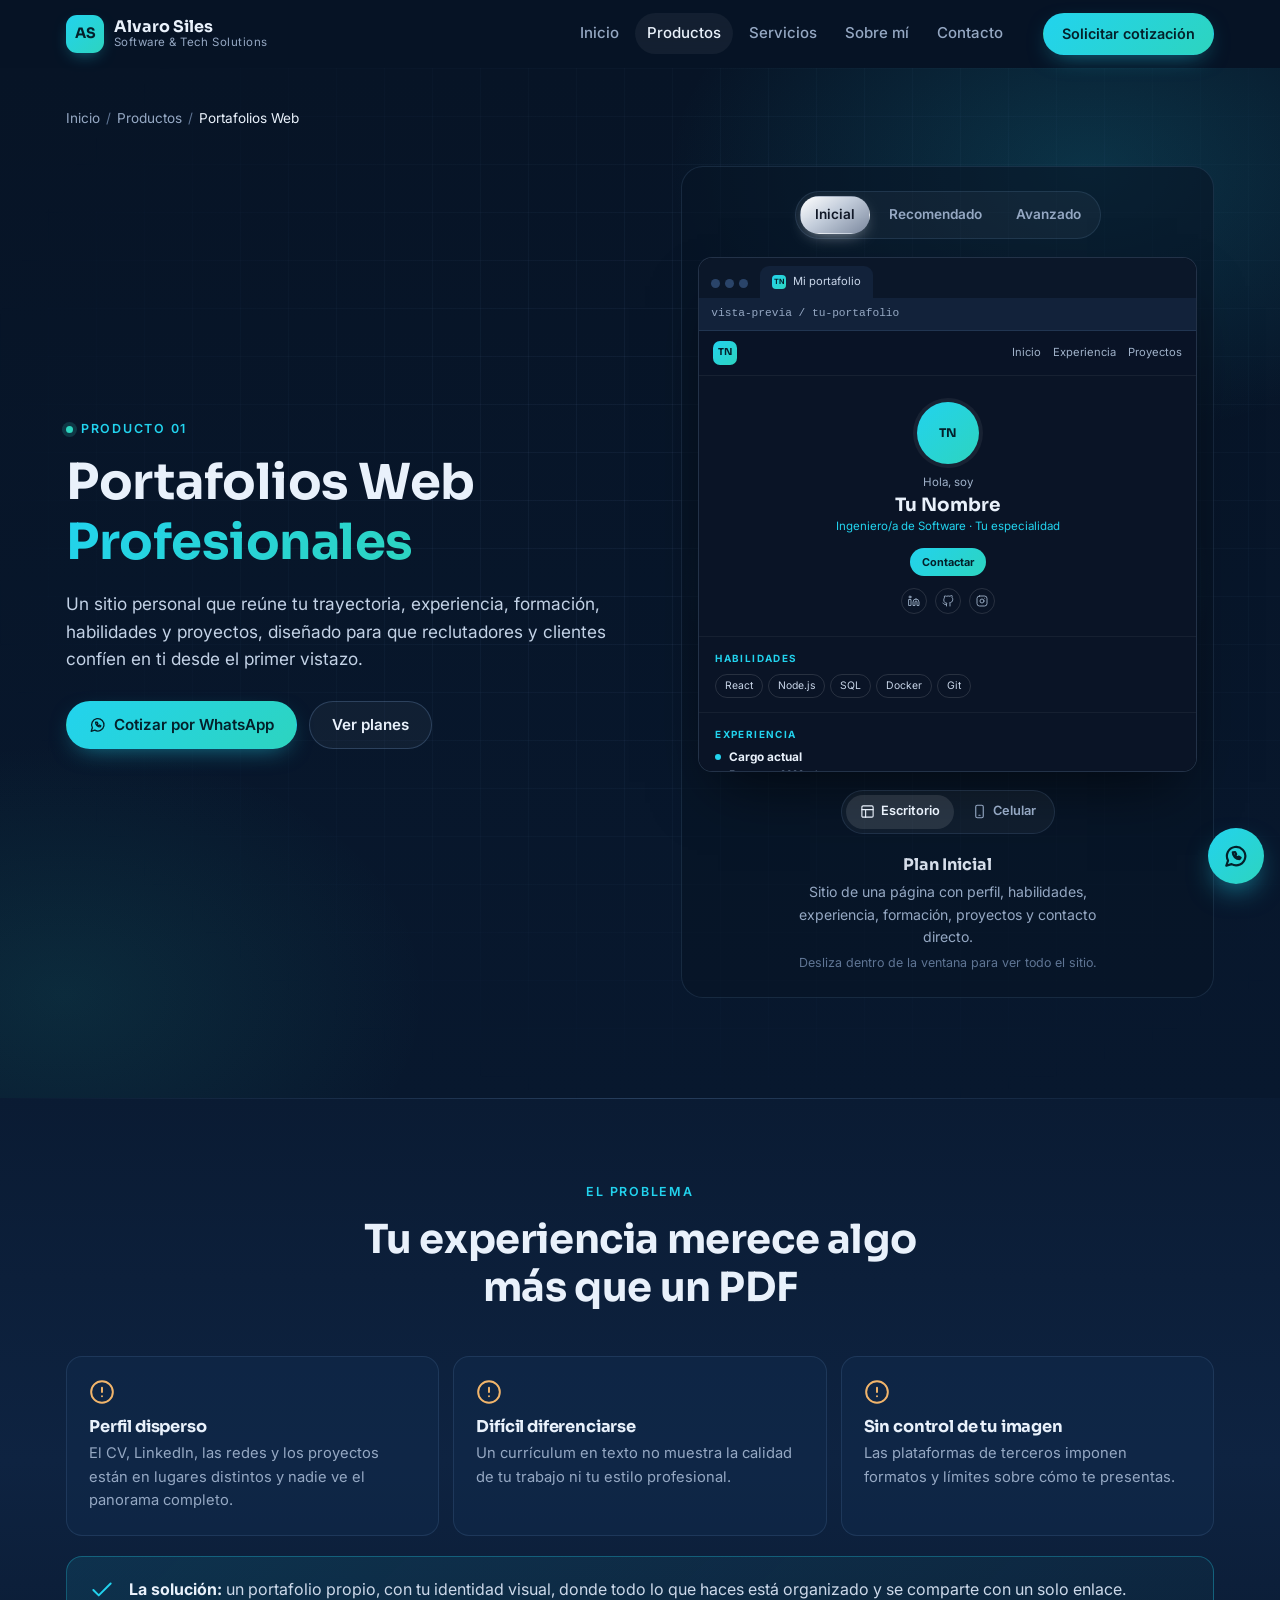
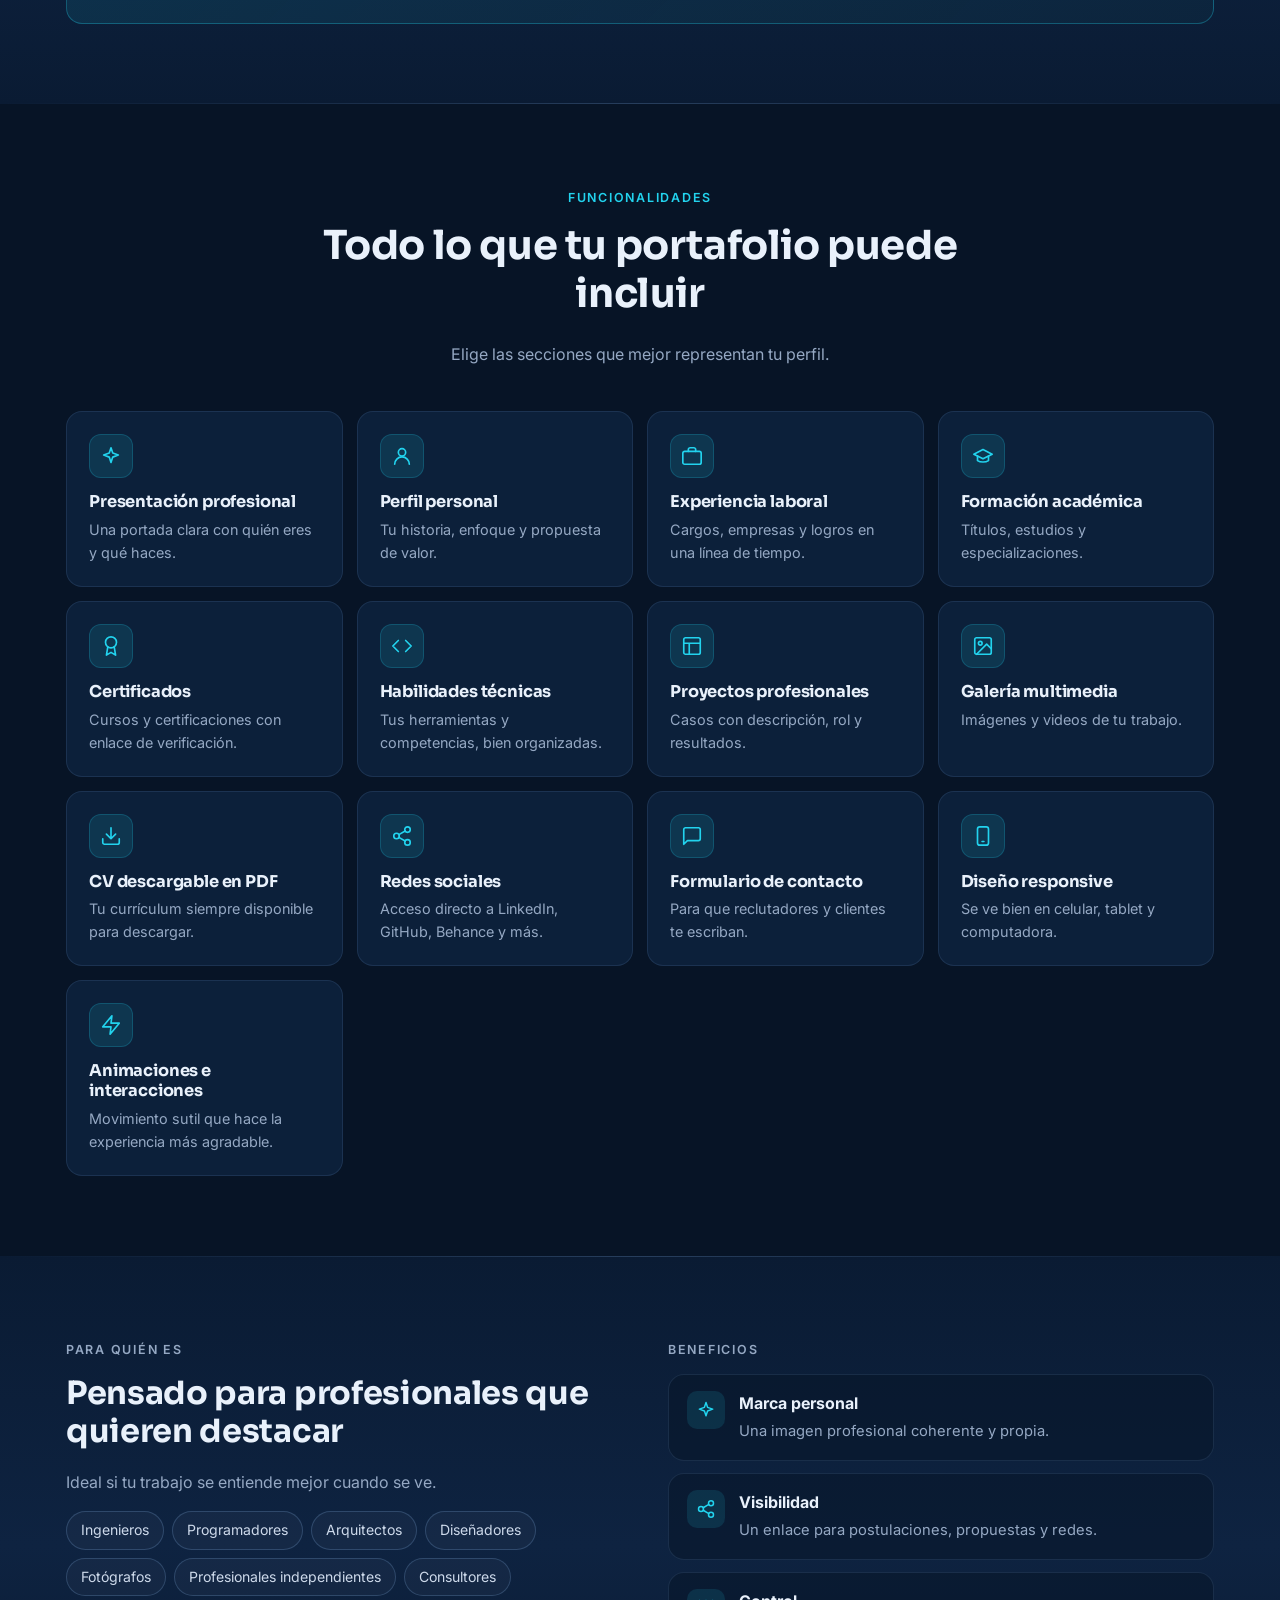
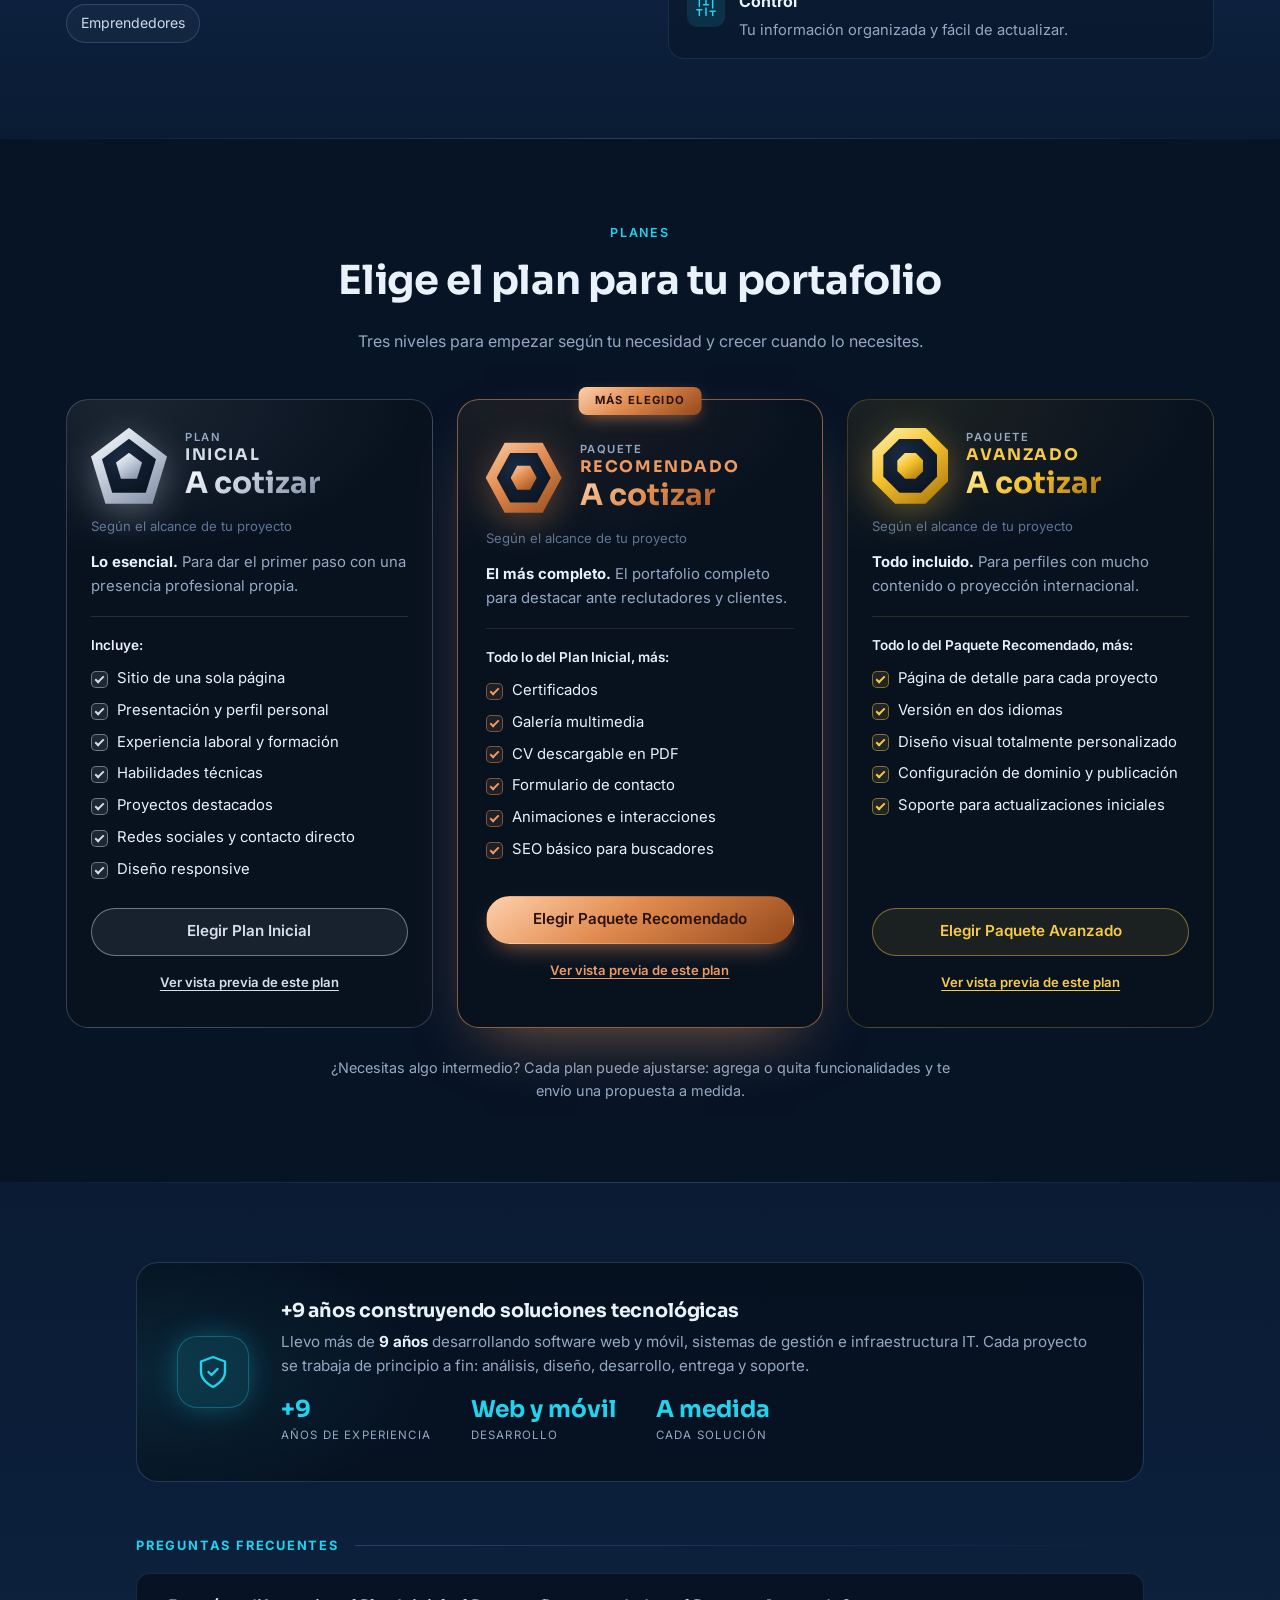
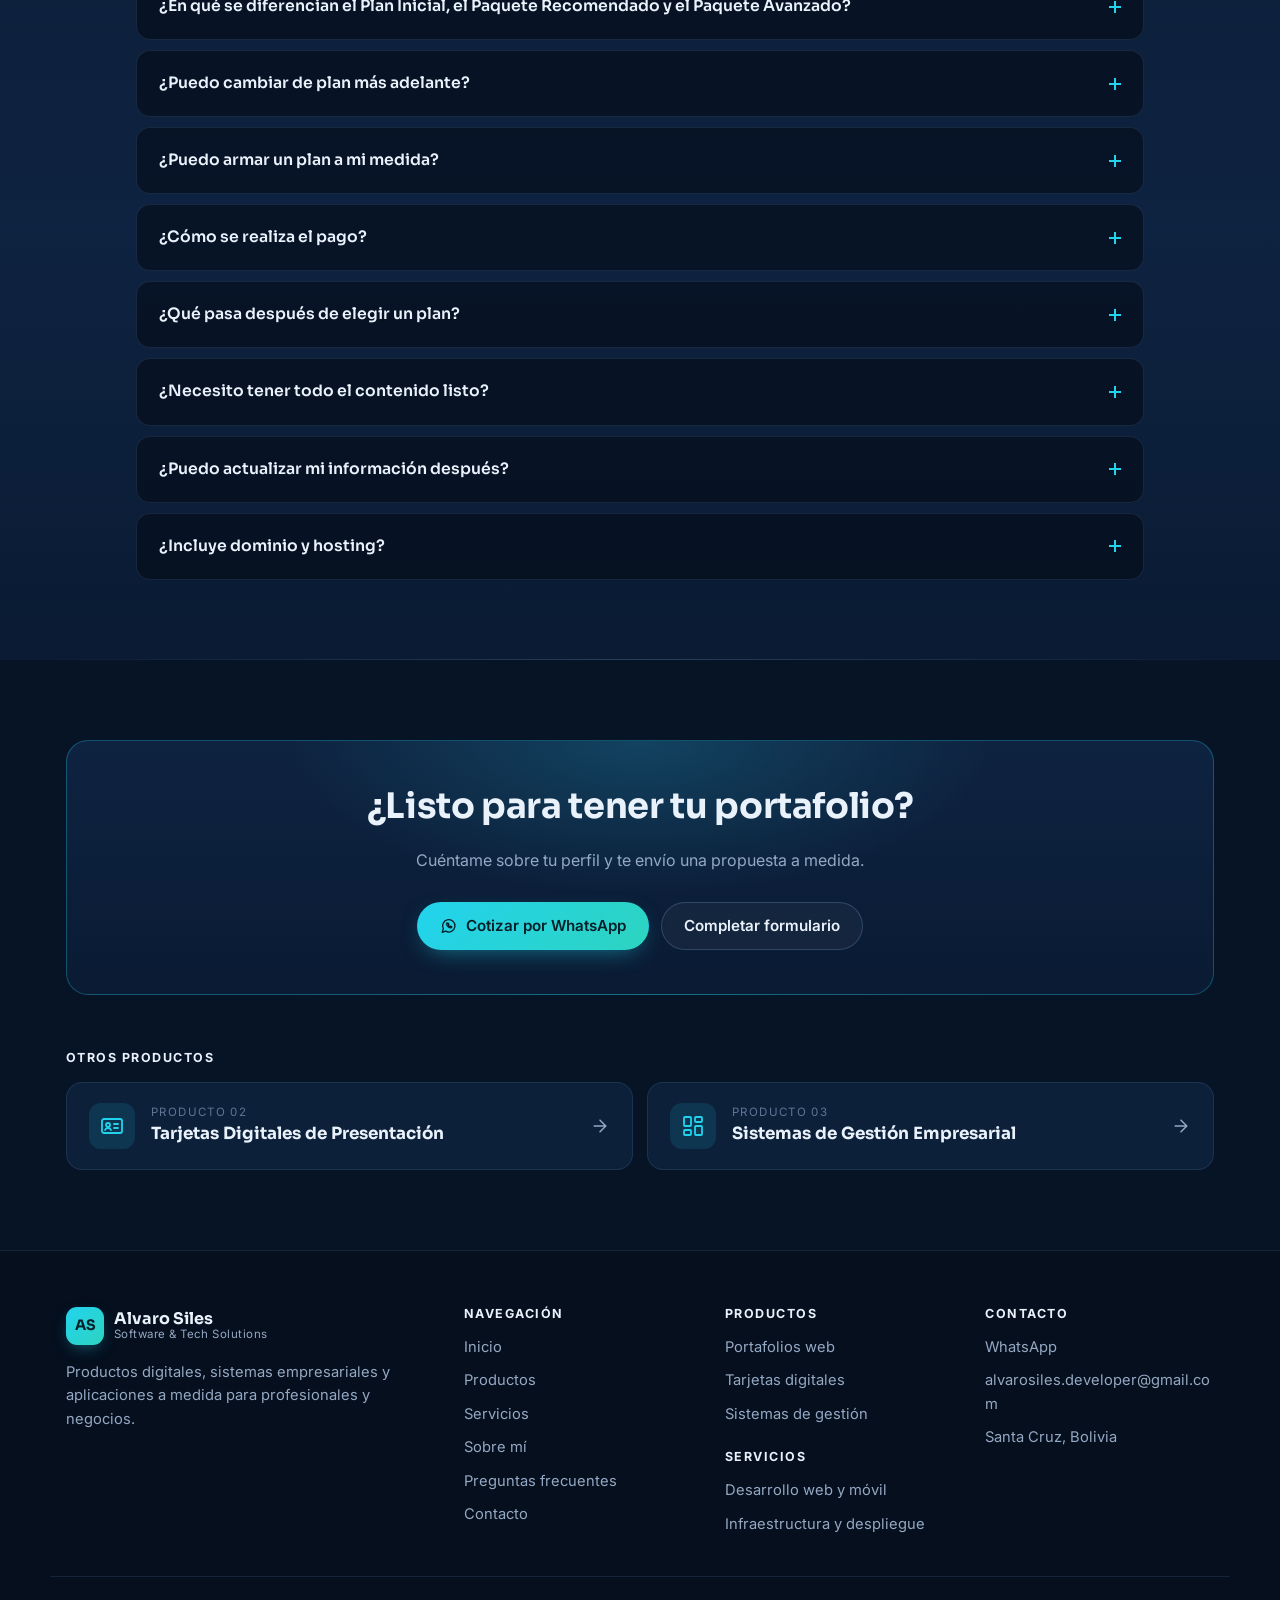
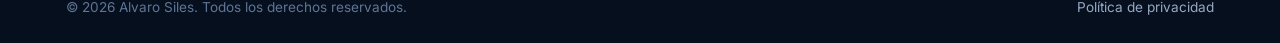
<file: portafolios-web.html>
<!doctype html>
<html lang="es" class="no-js">
<head>
  <meta charset="utf-8">
  <meta name="viewport" content="width=device-width, initial-scale=1">
  <title>Portafolios Web Profesionales · Alvaro Siles</title>
  <meta name="description" content="Desarrollo de portafolios web personales para ingenieros, programadores, arquitectos, diseñadores, fotógrafos y profesionales independientes: experiencia, proyectos, certificados y CV en PDF.">
  <meta name="theme-color" content="#071426">
  <!-- TODO: reemplazar por tu dominio real -->
  <link rel="canonical" href="https://alvarosiles.cloud/portafolios-web.html">
  <meta property="og:type" content="website">
  <meta property="og:locale" content="es_ES">
  <meta property="og:title" content="Portafolios Web Profesionales">
  <meta property="og:description" content="Tu trayectoria, experiencia y proyectos en un sitio personal que transmite confianza.">
  <meta property="og:url" content="https://alvarosiles.cloud/portafolios-web.html">
  <meta name="twitter:card" content="summary_large_image">
  <link rel="icon" href="assets/img/favicon.svg" type="image/svg+xml">
  <link rel="preconnect" href="https://fonts.googleapis.com">
  <link rel="preconnect" href="https://fonts.gstatic.com" crossorigin>
  <link href="https://fonts.googleapis.com/css2?family=Inter:wght@400;500;600&family=Sora:wght@500;600;700&display=swap" rel="stylesheet">
  <link rel="stylesheet" href="assets/css/styles.css">
  <script type="application/ld+json">
  {
    "@context": "https://schema.org",
    "@type": "Service",
    "name": "Portafolios Web Profesionales",
    "serviceType": "Desarrollo de portafolio web personal",
    "description": "Sitios web personales para mostrar trayectoria, experiencia, formación, habilidades y proyectos."
  }
  </script>
  <script>document.documentElement.classList.replace("no-js", "js");</script>
</head>
<body>
<script src="assets/js/icons.js"></script>
<a class="skip-link" href="#main">Saltar al contenido</a>

<header class="site-header">
  <div class="container header-inner">
    <a class="brand" href="index.html" aria-label="Inicio">
      <span class="brand-mark" aria-hidden="true">AS</span>
      <span class="brand-text"><strong data-text="name">Alvaro Siles</strong><small>Software &amp; Tech Solutions</small></span>
    </a>
    <nav class="nav" id="nav" aria-label="Navegación principal">
      <ul class="nav-list">
        <li><a href="index.html#inicio" class="nav-link">Inicio</a></li>
        <li><a href="index.html#productos" class="nav-link active" aria-current="true">Productos</a></li>
        <li><a href="index.html#servicios" class="nav-link">Servicios</a></li>
        <li><a href="index.html#sobre-mi" class="nav-link">Sobre mí</a></li>
        <li><a href="index.html#contacto" class="nav-link">Contacto</a></li>
      </ul>
      <a href="index.html?producto=Portafolio%20Web%20Profesional#contacto" class="btn btn-primary btn-sm nav-cta">Solicitar cotización</a>
    </nav>
    <button class="nav-toggle" type="button" aria-controls="nav" aria-expanded="false" aria-label="Abrir menú">
      <svg class="icon icon-open"><use href="#i-menu"/></svg>
      <svg class="icon icon-close"><use href="#i-x"/></svg>
    </button>
  </div>
</header>

<main id="main">
  <!-- Hero del producto -->
  <section class="page-hero">
    <div class="hero-bg" aria-hidden="true"></div>
    <div class="container">
      <nav class="breadcrumb" aria-label="Ruta de navegación">
        <ol>
          <li><a href="index.html">Inicio</a></li>
          <li><a href="index.html#productos">Productos</a></li>
          <li><span aria-current="page">Portafolios Web</span></li>
        </ol>
      </nav>
      <div class="page-hero-grid">
        <div>
          <p class="eyebrow"><span class="dot"></span> Producto 01</p>
          <h1>Portafolios Web <span class="text-gradient">Profesionales</span></h1>
          <p class="lead">Un sitio personal que reúne tu trayectoria, experiencia, formación, habilidades y proyectos, diseñado para que reclutadores y clientes confíen en ti desde el primer vistazo.</p>
          <div class="page-actions">
            <button type="button" class="btn btn-primary" data-wa="Portafolio Web Profesional"><svg class="icon"><use href="#i-whatsapp"/></svg> Cotizar por WhatsApp</button>
            <a href="#planes" class="btn btn-ghost">Ver planes</a>
          </div>
        </div>
        <!-- Prototipo interactivo: vista previa del portafolio según el plan -->
        <div class="page-visual card-proto pf-proto" id="vista-previa" data-plan-preview data-level="1">
          <div class="cp-switch" role="radiogroup" aria-label="Ver el portafolio según el plan">
            <button type="button" role="radio" aria-checked="true" class="tier-silver" data-level="1"
              data-title="Plan Inicial"
              data-desc="Sitio de una página con perfil, habilidades, experiencia, formación, proyectos y contacto directo."
              data-hint="Desliza dentro de la ventana para ver todo el sitio.">Inicial</button>
            <button type="button" role="radio" aria-checked="false" class="tier-bronze" data-level="2" tabindex="-1"
              data-title="Paquete Recomendado"
              data-desc="Suma CV descargable, certificados, galería, formulario de contacto, animaciones y SEO."
              data-hint="Mira la pestaña del navegador: el título ya está optimizado para buscadores.">Recomendado</button>
            <button type="button" role="radio" aria-checked="false" class="tier-gold" data-level="3" tabindex="-1"
              data-title="Paquete Avanzado"
              data-desc="Suma tu dominio propio, versión en dos idiomas, diseño personalizado y una página por proyecto."
              data-hint="Prueba ES / EN y toca «Ver detalle» en un proyecto.">Avanzado</button>
          </div>

          <div class="pp-window pv-device" data-level="1">
            <div class="pp-bar">
              <span class="pp-dots" aria-hidden="true"><i></i><i></i><i></i></span>
              <span class="pp-tab">
                <span class="pp-fav" aria-hidden="true">TN</span>
                <span class="lv-max-1">Mi portafolio</span>
                <span class="lv-2">Tu Nombre · Ingeniero de Software</span>
              </span>
            </div>
            <div class="pp-url">
              <svg class="icon lv-3" aria-hidden="true"><use href="#i-shield"/></svg>
              <span class="lv-max-2">vista-previa / tu-portafolio</span>
              <span class="lv-3">tunombre.com</span>
            </div>

            <div class="pp-body">
              <div class="pp-screen pv-screen" tabindex="0" aria-label="Vista previa del portafolio">
                <header class="pp-nav">
                  <span class="pp-logo" aria-hidden="true">TN</span>
                  <span class="pp-links">
                    <span data-es="Inicio" data-en="Home">Inicio</span>
                    <span data-es="Experiencia" data-en="Experience">Experiencia</span>
                    <span data-es="Proyectos" data-en="Projects">Proyectos</span>
                    <span class="lv-2" data-es="Contacto" data-en="Contact">Contacto</span>
                  </span>
                  <span class="pp-burger" aria-hidden="true"><svg class="icon"><use href="#i-menu"/></svg></span>
                  <button type="button" class="pp-lang lv-3" data-pv-lang aria-label="Cambiar idioma del portafolio">ES</button>
                </header>

                <section class="pp-hero">
                  <span class="pp-blob lv-2" aria-hidden="true"></span>
                  <span class="pp-blob b2 lv-2" aria-hidden="true"></span>
                  <div class="pp-avatar" aria-hidden="true">TN</div>
                  <p class="pp-hello" data-es="Hola, soy" data-en="Hi, I'm">Hola, soy</p>
                  <p class="pp-name">Tu Nombre</p>
                  <p class="pp-role" data-es="Ingeniero/a de Software · Tu especialidad" data-en="Software Engineer · Your specialty">Ingeniero/a de Software · Tu especialidad</p>
                  <div class="pp-cta">
                    <span class="pp-btn" data-es="Contactar" data-en="Contact me">Contactar</span>
                    <span class="pp-btn ghost lv-2"><svg class="icon"><use href="#i-download"/></svg><span data-es="Descargar CV" data-en="Download CV">Descargar CV</span></span>
                  </div>
                  <div class="pp-social" aria-hidden="true">
                    <span><svg class="icon"><use href="#i-linkedin"/></svg></span>
                    <span><svg class="icon"><use href="#i-github"/></svg></span>
                    <span><svg class="icon"><use href="#i-instagram"/></svg></span>
                  </div>
                </section>

                <section class="pp-sec">
                  <p class="pp-h" data-es="Habilidades" data-en="Skills">Habilidades</p>
                  <div class="pp-chips"><span>React</span><span>Node.js</span><span>SQL</span><span>Docker</span><span>Git</span></div>
                </section>

                <section class="pp-sec">
                  <p class="pp-h" data-es="Experiencia" data-en="Experience">Experiencia</p>
                  <ul class="pp-timeline">
                    <li><b data-es="Cargo actual" data-en="Current role">Cargo actual</b><small data-es="Empresa · 2022 – hoy" data-en="Company · 2022 – now">Empresa · 2022 – hoy</small></li>
                    <li><b data-es="Cargo anterior" data-en="Previous role">Cargo anterior</b><small data-es="Empresa · 2019 – 2022" data-en="Company · 2019 – 2022">Empresa · 2019 – 2022</small></li>
                  </ul>
                </section>

                <section class="pp-sec">
                  <p class="pp-h" data-es="Formación" data-en="Education">Formación</p>
                  <ul class="pp-timeline">
                    <li><b data-es="Ingeniería de Sistemas" data-en="Systems Engineering">Ingeniería de Sistemas</b><small data-es="Universidad" data-en="University">Universidad</small></li>
                  </ul>
                </section>

                <section class="pp-sec lv-2" data-pv-scroll>
                  <p class="pp-h" data-es="Certificados" data-en="Certifications">Certificados</p>
                  <div class="pp-certs">
                    <span><svg class="icon"><use href="#i-award"/></svg><span data-es="Certificado 1" data-en="Certificate 1">Certificado 1</span></span>
                    <span><svg class="icon"><use href="#i-award"/></svg><span data-es="Certificado 2" data-en="Certificate 2">Certificado 2</span></span>
                    <span><svg class="icon"><use href="#i-award"/></svg><span data-es="Certificado 3" data-en="Certificate 3">Certificado 3</span></span>
                  </div>
                </section>

                <section class="pp-sec">
                  <p class="pp-h" data-es="Proyectos" data-en="Projects">Proyectos</p>
                  <div class="pp-projects">
                    <article class="pp-project">
                      <i class="pp-thumb" aria-hidden="true"></i>
                      <b data-es="Proyecto destacado" data-en="Featured project">Proyecto destacado</b>
                      <small data-es="Descripción breve del proyecto." data-en="Short project description.">Descripción breve del proyecto.</small>
                      <button type="button" class="pp-more lv-3" data-pv-open="p1" data-es="Ver detalle →" data-en="View details →">Ver detalle →</button>
                    </article>
                    <article class="pp-project">
                      <i class="pp-thumb t2" aria-hidden="true"></i>
                      <b data-es="Otro proyecto" data-en="Another project">Otro proyecto</b>
                      <small data-es="Descripción breve del proyecto." data-en="Short project description.">Descripción breve del proyecto.</small>
                      <button type="button" class="pp-more lv-3" data-pv-open="p2" data-es="Ver detalle →" data-en="View details →">Ver detalle →</button>
                    </article>
                  </div>
                </section>

                <section class="pp-sec lv-2">
                  <p class="pp-h" data-es="Galería" data-en="Gallery">Galería</p>
                  <div class="pp-gallery" aria-hidden="true"><i></i><i></i><i></i><i></i><i></i><i></i></div>
                </section>

                <section class="pp-sec">
                  <p class="pp-h" data-es="Contacto" data-en="Contact">Contacto</p>
                  <div class="pp-direct lv-max-1">
                    <span class="pp-btn"><svg class="icon"><use href="#i-whatsapp"/></svg>WhatsApp</span>
                    <span class="pp-btn ghost"><svg class="icon"><use href="#i-mail"/></svg>Correo</span>
                  </div>
                  <div class="pp-form lv-2">
                    <span class="pp-input" data-es="Nombre" data-en="Name">Nombre</span>
                    <span class="pp-input" data-es="Correo electrónico" data-en="Email">Correo electrónico</span>
                    <span class="pp-input tall" data-es="Mensaje" data-en="Message">Mensaje</span>
                    <span class="pp-btn" data-es="Enviar mensaje" data-en="Send message">Enviar mensaje</span>
                  </div>
                </section>

                <footer class="pp-foot">© Tu Nombre</footer>
              </div>

              <!-- Página de detalle de cada proyecto (Paquete Avanzado) -->
              <div class="pv-panel pp-detail" data-pv-panel="p1">
                <button type="button" class="pp-back" data-pv-close><span data-es="← Volver" data-en="← Back">← Volver</span></button>
                <i class="pp-cover" aria-hidden="true"></i>
                <p class="pp-name sm" data-es="Proyecto destacado" data-en="Featured project">Proyecto destacado</p>
                <p class="pp-text" data-es="Contexto, tu rol, las tecnologías usadas y los resultados, con capturas y enlaces." data-en="Context, your role, the technologies used and the results, with screenshots and links.">Contexto, tu rol, las tecnologías usadas y los resultados, con capturas y enlaces.</p>
                <div class="pp-chips"><span>React</span><span>Node.js</span><span>PostgreSQL</span></div>
                <div class="pp-gallery" aria-hidden="true"><i></i><i></i><i></i></div>
              </div>
              <div class="pv-panel pp-detail" data-pv-panel="p2">
                <button type="button" class="pp-back" data-pv-close><span data-es="← Volver" data-en="← Back">← Volver</span></button>
                <i class="pp-cover t2" aria-hidden="true"></i>
                <p class="pp-name sm" data-es="Otro proyecto" data-en="Another project">Otro proyecto</p>
                <p class="pp-text" data-es="Cada proyecto tiene su propia página para contar el desafío y la solución en detalle." data-en="Each project has its own page to tell the challenge and the solution in detail.">Cada proyecto tiene su propia página para contar el desafío y la solución en detalle.</p>
                <div class="pp-chips"><span>Angular</span><span>Java</span><span>Docker</span></div>
                <div class="pp-gallery" aria-hidden="true"><i></i><i></i><i></i></div>
              </div>
            </div>
          </div>

          <div class="pp-view" role="group" aria-label="Tipo de pantalla">
            <button type="button" data-pv-view="desktop" aria-pressed="true"><svg class="icon"><use href="#i-layout"/></svg> Escritorio</button>
            <button type="button" data-pv-view="mobile" aria-pressed="false"><svg class="icon"><use href="#i-mobile"/></svg> Celular</button>
          </div>

          <div class="cp-caption" aria-live="polite">
            <strong data-pv-title>Plan Inicial</strong>
            <span data-pv-desc>Sitio de una página con perfil, habilidades, experiencia, formación, proyectos y contacto directo.</span>
            <small data-pv-hint>Desliza dentro de la ventana para ver todo el sitio.</small>
          </div>
        </div>
      </div>
    </div>
  </section>

  <!-- Problema que resuelve -->
  <section class="section section-alt">
    <div class="container">
      <header class="section-head reveal">
        <p class="eyebrow">El problema</p>
        <h2>Tu experiencia merece algo más que un PDF</h2>
      </header>
      <div class="problem-grid">
        <article class="problem reveal">
          <svg class="icon"><use href="#i-alert"/></svg>
          <h3>Perfil disperso</h3>
          <p>El CV, LinkedIn, las redes y los proyectos están en lugares distintos y nadie ve el panorama completo.</p>
        </article>
        <article class="problem reveal">
          <svg class="icon"><use href="#i-alert"/></svg>
          <h3>Difícil diferenciarse</h3>
          <p>Un currículum en texto no muestra la calidad de tu trabajo ni tu estilo profesional.</p>
        </article>
        <article class="problem reveal">
          <svg class="icon"><use href="#i-alert"/></svg>
          <h3>Sin control de tu imagen</h3>
          <p>Las plataformas de terceros imponen formatos y límites sobre cómo te presentas.</p>
        </article>
      </div>
      <div class="solution reveal">
        <svg class="icon"><use href="#i-check"/></svg>
        <p><strong>La solución:</strong> un portafolio propio, con tu identidad visual, donde todo lo que haces está organizado y se comparte con un solo enlace.</p>
      </div>
    </div>
  </section>

  <!-- Funcionalidades -->
  <section class="section">
    <div class="container">
      <header class="section-head reveal">
        <p class="eyebrow">Funcionalidades</p>
        <h2>Todo lo que tu portafolio puede incluir</h2>
        <p>Elige las secciones que mejor representan tu perfil.</p>
      </header>
      <ul class="service-grid">
        <li class="service reveal"><svg class="icon"><use href="#i-sparkles"/></svg><h3>Presentación profesional</h3><p>Una portada clara con quién eres y qué haces.</p></li>
        <li class="service reveal"><svg class="icon"><use href="#i-user"/></svg><h3>Perfil personal</h3><p>Tu historia, enfoque y propuesta de valor.</p></li>
        <li class="service reveal"><svg class="icon"><use href="#i-briefcase"/></svg><h3>Experiencia laboral</h3><p>Cargos, empresas y logros en una línea de tiempo.</p></li>
        <li class="service reveal"><svg class="icon"><use href="#i-graduation"/></svg><h3>Formación académica</h3><p>Títulos, estudios y especializaciones.</p></li>
        <li class="service reveal"><svg class="icon"><use href="#i-award"/></svg><h3>Certificados</h3><p>Cursos y certificaciones con enlace de verificación.</p></li>
        <li class="service reveal"><svg class="icon"><use href="#i-code"/></svg><h3>Habilidades técnicas</h3><p>Tus herramientas y competencias, bien organizadas.</p></li>
        <li class="service reveal"><svg class="icon"><use href="#i-layout"/></svg><h3>Proyectos profesionales</h3><p>Casos con descripción, rol y resultados.</p></li>
        <li class="service reveal"><svg class="icon"><use href="#i-image"/></svg><h3>Galería multimedia</h3><p>Imágenes y videos de tu trabajo.</p></li>
        <li class="service reveal"><svg class="icon"><use href="#i-download"/></svg><h3>CV descargable en PDF</h3><p>Tu currículum siempre disponible para descargar.</p></li>
        <li class="service reveal"><svg class="icon"><use href="#i-share"/></svg><h3>Redes sociales</h3><p>Acceso directo a LinkedIn, GitHub, Behance y más.</p></li>
        <li class="service reveal"><svg class="icon"><use href="#i-message"/></svg><h3>Formulario de contacto</h3><p>Para que reclutadores y clientes te escriban.</p></li>
        <li class="service reveal"><svg class="icon"><use href="#i-mobile"/></svg><h3>Diseño responsive</h3><p>Se ve bien en celular, tablet y computadora.</p></li>
        <li class="service reveal"><svg class="icon"><use href="#i-zap"/></svg><h3>Animaciones e interacciones</h3><p>Movimiento sutil que hace la experiencia más agradable.</p></li>
      </ul>
    </div>
  </section>

  <!-- Público y beneficios -->
  <section class="section section-alt">
    <div class="container split">
      <div class="reveal">
        <p class="eyebrow">Para quién es</p>
        <h2>Pensado para profesionales que quieren destacar</h2>
        <p>Ideal si tu trabajo se entiende mejor cuando se ve.</p>
        <ul class="chips">
          <li>Ingenieros</li><li>Programadores</li><li>Arquitectos</li><li>Diseñadores</li>
          <li>Fotógrafos</li><li>Profesionales independientes</li><li>Consultores</li><li>Emprendedores</li>
        </ul>
      </div>
      <div class="reveal">
        <p class="eyebrow">Beneficios</p>
        <ul class="benefit-list">
          <li><svg class="icon"><use href="#i-sparkles"/></svg><div><strong>Marca personal</strong><span>Una imagen profesional coherente y propia.</span></div></li>
          <li><svg class="icon"><use href="#i-share"/></svg><div><strong>Visibilidad</strong><span>Un enlace para postulaciones, propuestas y redes.</span></div></li>
          <li><svg class="icon"><use href="#i-sliders"/></svg><div><strong>Control</strong><span>Tu información organizada y fácil de actualizar.</span></div></li>
        </ul>
      </div>
    </div>
  </section>

  <!-- Planes -->
  <section class="section" id="planes">
    <div class="container">
      <header class="section-head reveal">
        <p class="eyebrow">Planes</p>
        <h2>Elige el plan para tu portafolio</h2>
        <p>Tres niveles para empezar según tu necesidad y crecer cuando lo necesites.</p>
      </header>
      <div class="plans-grid">
        <article class="plan tier-silver reveal">
          <div class="plan-head">
            <span class="plan-emblem" aria-hidden="true"><span><i></i></span></span>
            <div>
              <h3 class="plan-title"><small>Plan</small> <span>Inicial</span></h3>
              <p class="plan-price"><strong data-price="portafolios.inicial">A cotizar</strong></p>
            </div>
          </div>
          <p class="plan-price-hint">Según el alcance de tu proyecto</p>
          <p class="plan-desc"><strong>Lo esencial.</strong> Para dar el primer paso con una presencia profesional propia.</p>
          <p class="plan-includes">Incluye:</p>
          <ul class="check-list">
            <li>Sitio de una sola página</li>
            <li>Presentación y perfil personal</li>
            <li>Experiencia laboral y formación</li>
            <li>Habilidades técnicas</li>
            <li>Proyectos destacados</li>
            <li>Redes sociales y contacto directo</li>
            <li>Diseño responsive</li>
          </ul>
          <button type="button" class="btn plan-btn" data-wa="Portafolio Web Profesional" data-plan="Plan Inicial">Elegir Plan Inicial</button>
          <button type="button" class="plan-preview" data-preview-level="1">Ver vista previa de este plan</button>
        </article>
        <article class="plan tier-bronze featured reveal">
          <span class="plan-badge">Más elegido</span>
          <div class="plan-head">
            <span class="plan-emblem" aria-hidden="true"><span><i></i></span></span>
            <div>
              <h3 class="plan-title"><small>Paquete</small> <span>Recomendado</span></h3>
              <p class="plan-price"><strong data-price="portafolios.recomendado">A cotizar</strong></p>
            </div>
          </div>
          <p class="plan-price-hint">Según el alcance de tu proyecto</p>
          <p class="plan-desc"><strong>El más completo.</strong> El portafolio completo para destacar ante reclutadores y clientes.</p>
          <p class="plan-includes">Todo lo del Plan Inicial, más:</p>
          <ul class="check-list">
            <li>Certificados</li>
            <li>Galería multimedia</li>
            <li>CV descargable en PDF</li>
            <li>Formulario de contacto</li>
            <li>Animaciones e interacciones</li>
            <li>SEO básico para buscadores</li>
          </ul>
          <button type="button" class="btn plan-btn" data-wa="Portafolio Web Profesional" data-plan="Paquete Recomendado">Elegir Paquete Recomendado</button>
          <button type="button" class="plan-preview" data-preview-level="2">Ver vista previa de este plan</button>
        </article>
        <article class="plan tier-gold reveal">
          <div class="plan-head">
            <span class="plan-emblem" aria-hidden="true"><span><i></i></span></span>
            <div>
              <h3 class="plan-title"><small>Paquete</small> <span>Avanzado</span></h3>
              <p class="plan-price"><strong data-price="portafolios.avanzado">A cotizar</strong></p>
            </div>
          </div>
          <p class="plan-price-hint">Según el alcance de tu proyecto</p>
          <p class="plan-desc"><strong>Todo incluido.</strong> Para perfiles con mucho contenido o proyección internacional.</p>
          <p class="plan-includes">Todo lo del Paquete Recomendado, más:</p>
          <ul class="check-list">
            <li>Página de detalle para cada proyecto</li>
            <li>Versión en dos idiomas</li>
            <li>Diseño visual totalmente personalizado</li>
            <li>Configuración de dominio y publicación</li>
            <li>Soporte para actualizaciones iniciales</li>
          </ul>
          <button type="button" class="btn plan-btn" data-wa="Portafolio Web Profesional" data-plan="Paquete Avanzado">Elegir Paquete Avanzado</button>
          <button type="button" class="plan-preview" data-preview-level="3">Ver vista previa de este plan</button>
        </article>
      </div>
      <p class="plans-note reveal">¿Necesitas algo intermedio? Cada plan puede ajustarse: agrega o quita funcionalidades y te envío una propuesta a medida.</p>
    </div>
  </section>

  <!-- FAQ del producto -->
  <section class="section section-alt">
    <div class="container medium">
      <div class="trust-card reveal">
        <span class="trust-emblem" aria-hidden="true"><svg class="icon"><use href="#i-shield"/></svg></span>
        <div class="trust-body">
          <h2 class="trust-title">+9 años construyendo soluciones tecnológicas</h2>
          <p>Llevo más de <strong>9 años</strong> desarrollando software web y móvil, sistemas de gestión e infraestructura IT. Cada proyecto se trabaja de principio a fin: análisis, diseño, desarrollo, entrega y soporte.</p>
          <dl class="trust-stats">
            <div><dt>Años de experiencia</dt><dd>+9</dd></div>
            <div><dt>Desarrollo</dt><dd>Web y móvil</dd></div>
            <div><dt>Cada solución</dt><dd>A medida</dd></div>
          </dl>
        </div>
      </div>
      <h2 class="section-label reveal">Preguntas frecuentes</h2>
      <div class="faq reveal">
        <details>
          <summary>¿En qué se diferencian el Plan Inicial, el Paquete Recomendado y el Paquete Avanzado?</summary>
          <p>Cada plan incluye todo lo del anterior y suma funcionalidades. El Plan Inicial cubre lo esencial, el Paquete Recomendado es la opción más completa para la mayoría de los casos y el Paquete Avanzado agrega funciones para necesidades más exigentes.</p>
        </details>
        <details>
          <summary>¿Puedo cambiar de plan más adelante?</summary>
          <p>Sí. Puedes empezar con un plan y ampliarlo cuando lo necesites; solo se cotiza lo que agregues.</p>
        </details>
        <details>
          <summary>¿Puedo armar un plan a mi medida?</summary>
          <p>Sí. Los planes son una referencia: puedes sumar o quitar funcionalidades y te envío una propuesta ajustada a lo que necesitas.</p>
        </details>
        <details>
          <summary>¿Cómo se realiza el pago?</summary>
          <p>La forma y las condiciones de pago se acuerdan en la propuesta, antes de comenzar el proyecto.</p>
        </details>
        <details>
          <summary>¿Qué pasa después de elegir un plan?</summary>
          <p>Me escribes por WhatsApp o por el formulario, coordinamos una reunión para revisar tu caso y te envío una propuesta con el alcance, los tiempos y el precio final.</p>
        </details>
        <details>
          <summary>¿Necesito tener todo el contenido listo?</summary>
          <p>No. Te guío para organizar tu experiencia, proyectos y textos; puedes empezar con lo que tienes y completar el resto durante el proceso.</p>
        </details>
        <details>
          <summary>¿Puedo actualizar mi información después?</summary>
          <p>Sí. El portafolio se construye para que agregar proyectos, certificados o experiencia sea simple, y también puedes contratar mantenimiento.</p>
        </details>
        <details>
          <summary>¿Incluye dominio y hosting?</summary>
          <p>Te asesoro para elegir y configurar tu dominio y hosting. Lo que incluya cada propuesta se define en la cotización.</p>
        </details>
      </div>
    </div>
  </section>

  <!-- CTA + otros productos -->
  <section class="section">
    <div class="container">
      <div class="cta-band reveal">
        <h2>¿Listo para tener tu portafolio?</h2>
        <p>Cuéntame sobre tu perfil y te envío una propuesta a medida.</p>
        <div class="page-actions">
          <button type="button" class="btn btn-primary" data-wa="Portafolio Web Profesional"><svg class="icon"><use href="#i-whatsapp"/></svg> Cotizar por WhatsApp</button>
          <a href="index.html?producto=Portafolio%20Web%20Profesional#contacto" class="btn btn-ghost">Completar formulario</a>
        </div>
      </div>

      <h2 class="footer-title" style="margin:56px 0 16px">Otros productos</h2>
      <div class="other-grid">
        <a class="other-card" href="tarjetas-digitales.html">
          <svg class="icon"><use href="#i-idcard"/></svg>
          <span><small>Producto 02</small><strong>Tarjetas Digitales de Presentación</strong></span>
          <svg class="icon arrow"><use href="#i-arrow"/></svg>
        </a>
        <a class="other-card" href="sistemas-de-gestion.html">
          <svg class="icon"><use href="#i-dashboard"/></svg>
          <span><small>Producto 03</small><strong>Sistemas de Gestión Empresarial</strong></span>
          <svg class="icon arrow"><use href="#i-arrow"/></svg>
        </a>
      </div>
    </div>
  </section>
</main>

<footer class="site-footer">
  <div class="container footer-grid">
    <div class="footer-brand">
      <a class="brand" href="index.html">
        <span class="brand-mark" aria-hidden="true">AS</span>
        <span class="brand-text"><strong data-text="name">Alvaro Siles</strong><small>Software &amp; Tech Solutions</small></span>
      </a>
      <p>Productos digitales, sistemas empresariales y aplicaciones a medida para profesionales y negocios.</p>
      <div class="social-row" data-social></div>
    </div>
    <nav aria-label="Navegación">
      <h2 class="footer-title">Navegación</h2>
      <ul>
        <li><a href="index.html#inicio">Inicio</a></li>
        <li><a href="index.html#productos">Productos</a></li>
        <li><a href="index.html#servicios">Servicios</a></li>
        <li><a href="index.html#sobre-mi">Sobre mí</a></li>
        <li><a href="index.html#faq">Preguntas frecuentes</a></li>
        <li><a href="index.html#contacto">Contacto</a></li>
      </ul>
    </nav>
    <div>
      <h2 class="footer-title">Productos</h2>
      <ul>
        <li><a href="portafolios-web.html" aria-current="page">Portafolios web</a></li>
        <li><a href="tarjetas-digitales.html">Tarjetas digitales</a></li>
        <li><a href="sistemas-de-gestion.html">Sistemas de gestión</a></li>
      </ul>
      <h2 class="footer-title mt">Servicios</h2>
      <ul>
        <li><a href="index.html#servicios">Desarrollo web y móvil</a></li>
        <li><a href="index.html#servicios">Infraestructura y despliegue</a></li>
      </ul>
    </div>
    <div>
      <h2 class="footer-title">Contacto</h2>
      <ul>
        <li><a data-link="whatsapp" href="index.html#contacto" target="_blank" rel="noopener">WhatsApp</a></li>
        <li><a data-link="email" href="index.html#contacto" data-text="email">alvarosiles.developer@gmail.com</a></li>
        <li data-text="location">Tu ciudad, País</li>
      </ul>
    </div>
  </div>
  <div class="container footer-bottom">
    <p>© <span data-year>2026</span> <span data-text="name">Alvaro Siles</span>. Todos los derechos reservados.</p>
    <a href="privacidad.html">Política de privacidad</a>
  </div>
</footer>

<a class="wa-float" data-wa="Portafolio Web Profesional" href="index.html#contacto" aria-label="Escribir por WhatsApp">
  <svg class="icon"><use href="#i-whatsapp"/></svg>
</a>

<script src="assets/js/config.js"></script>
<script src="assets/js/main.js" defer></script>
<script src="assets/js/plan-preview.js" defer></script>
</body>
</html>
</file>
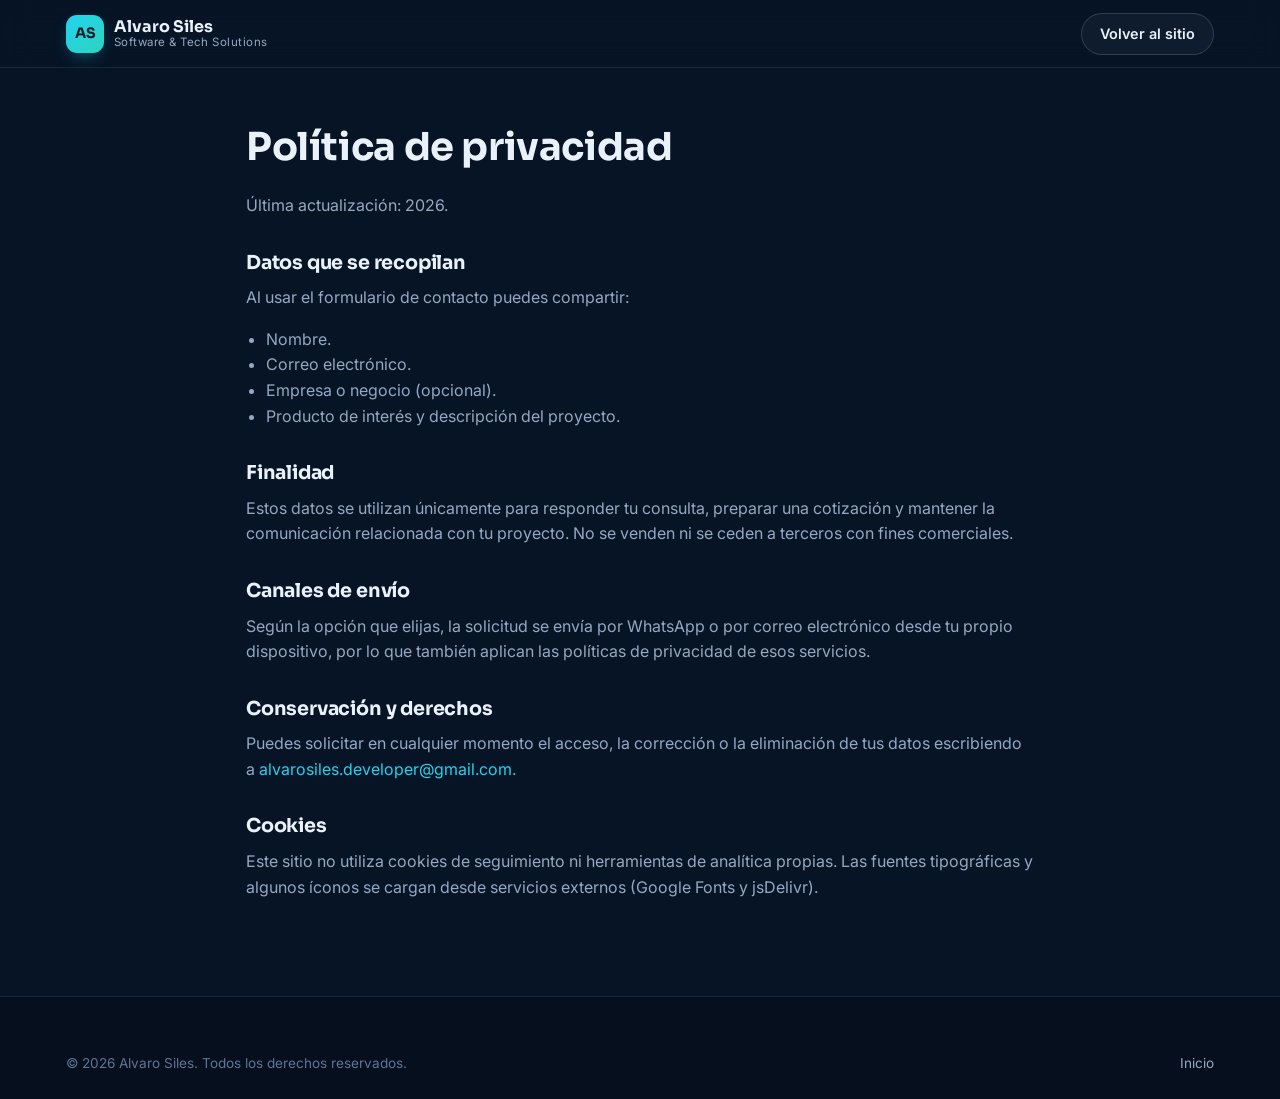
<file: privacidad.html>
<!doctype html>
<html lang="es">
<head>
  <meta charset="utf-8">
  <meta name="viewport" content="width=device-width, initial-scale=1">
  <title>Política de privacidad · Alvaro Siles</title>
  <meta name="description" content="Cómo se tratan los datos enviados a través del formulario de contacto.">
  <meta name="theme-color" content="#071426">
  <meta name="robots" content="noindex, follow">
  <link rel="icon" href="assets/img/favicon.svg" type="image/svg+xml">
  <link rel="preconnect" href="https://fonts.googleapis.com">
  <link rel="preconnect" href="https://fonts.gstatic.com" crossorigin>
  <link href="https://fonts.googleapis.com/css2?family=Inter:wght@400;500;600&family=Sora:wght@500;600;700&display=swap" rel="stylesheet">
  <link rel="stylesheet" href="assets/css/styles.css">
</head>
<body>
  <header class="site-header scrolled">
    <div class="container header-inner">
      <a class="brand" href="index.html">
        <span class="brand-mark" aria-hidden="true">AS</span>
        <span class="brand-text"><strong data-text="name">Alvaro Siles</strong><small>Software &amp; Tech Solutions</small></span>
      </a>
      <a href="index.html#contacto" class="btn btn-ghost btn-sm">Volver al sitio</a>
    </div>
  </header>

  <main class="legal">
    <div class="container narrow">
      <h1>Política de privacidad</h1>
      <!-- TODO: revisar y adaptar este texto a la normativa de tu país -->
      <p>Última actualización: <span data-year>2026</span>.</p>

      <h2>Datos que se recopilan</h2>
      <p>Al usar el formulario de contacto puedes compartir:</p>
      <ul>
        <li>Nombre.</li>
        <li>Correo electrónico.</li>
        <li>Empresa o negocio (opcional).</li>
        <li>Producto de interés y descripción del proyecto.</li>
      </ul>

      <h2>Finalidad</h2>
      <p>Estos datos se utilizan únicamente para responder tu consulta, preparar una cotización y mantener la comunicación relacionada con tu proyecto. No se venden ni se ceden a terceros con fines comerciales.</p>

      <h2>Canales de envío</h2>
      <p>Según la opción que elijas, la solicitud se envía por WhatsApp o por correo electrónico desde tu propio dispositivo, por lo que también aplican las políticas de privacidad de esos servicios.</p>

      <h2>Conservación y derechos</h2>
      <p>Puedes solicitar en cualquier momento el acceso, la corrección o la eliminación de tus datos escribiendo a <a data-link="email" href="index.html#contacto" data-text="email">alvarosiles.developer@gmail.com</a>.</p>

      <h2>Cookies</h2>
      <p>Este sitio no utiliza cookies de seguimiento ni herramientas de analítica propias. Las fuentes tipográficas y algunos íconos se cargan desde servicios externos (Google Fonts y jsDelivr).</p>
    </div>
  </main>

  <footer class="site-footer">
    <div class="container footer-bottom" style="margin-top:0;border-top:0;padding-top:0">
      <p>© <span data-year>2026</span> <span data-text="name">Alvaro Siles</span>. Todos los derechos reservados.</p>
      <a href="index.html">Inicio</a>
    </div>
  </footer>

  <script src="assets/js/config.js"></script>
  <script>
    (function () {
      var c = window.SITE_CONFIG || {};
      document.querySelectorAll("[data-text]").forEach(function (el) {
        var v = c[el.getAttribute("data-text")]; if (v) el.textContent = v;
      });
      document.querySelectorAll('[data-link="email"]').forEach(function (el) {
        if (c.email) el.href = "mailto:" + c.email;
      });
      document.querySelectorAll("[data-year]").forEach(function (el) { el.textContent = new Date().getFullYear(); });
    })();
  </script>
</body>
</html>
</file>
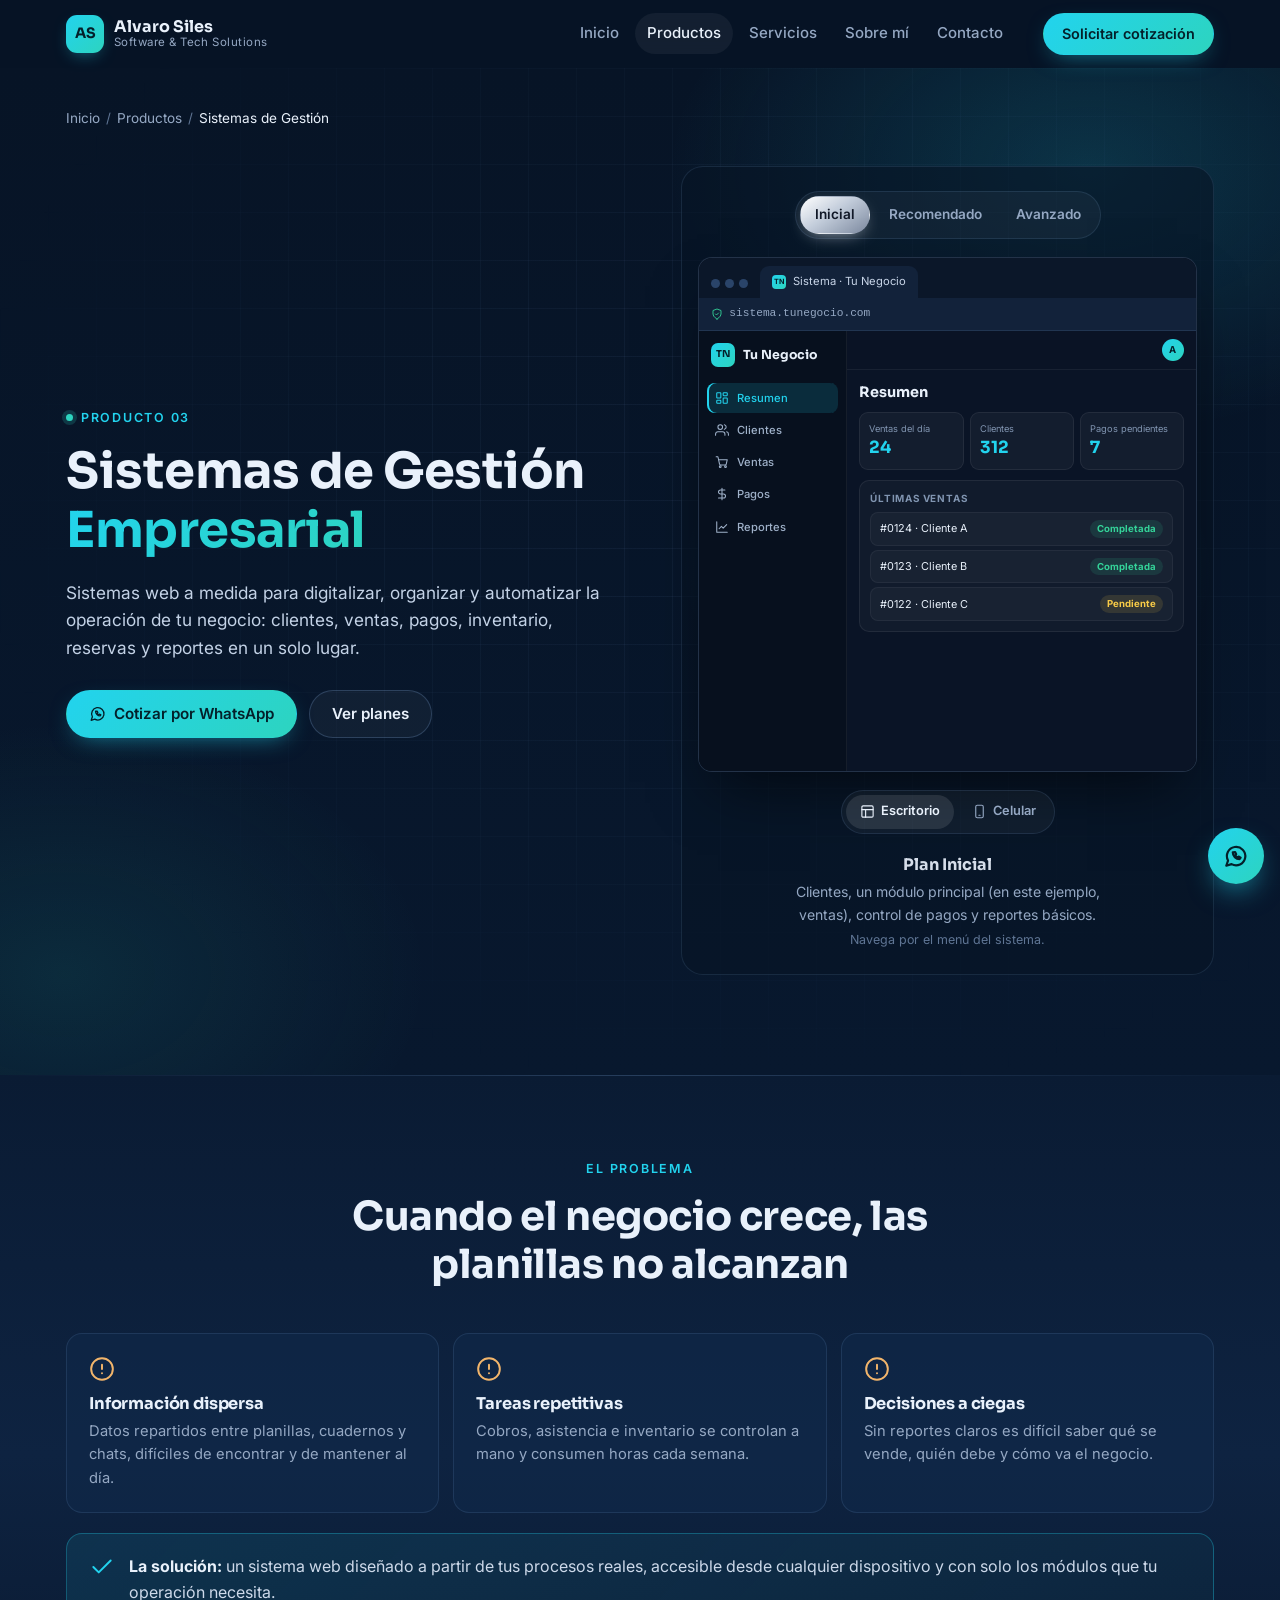
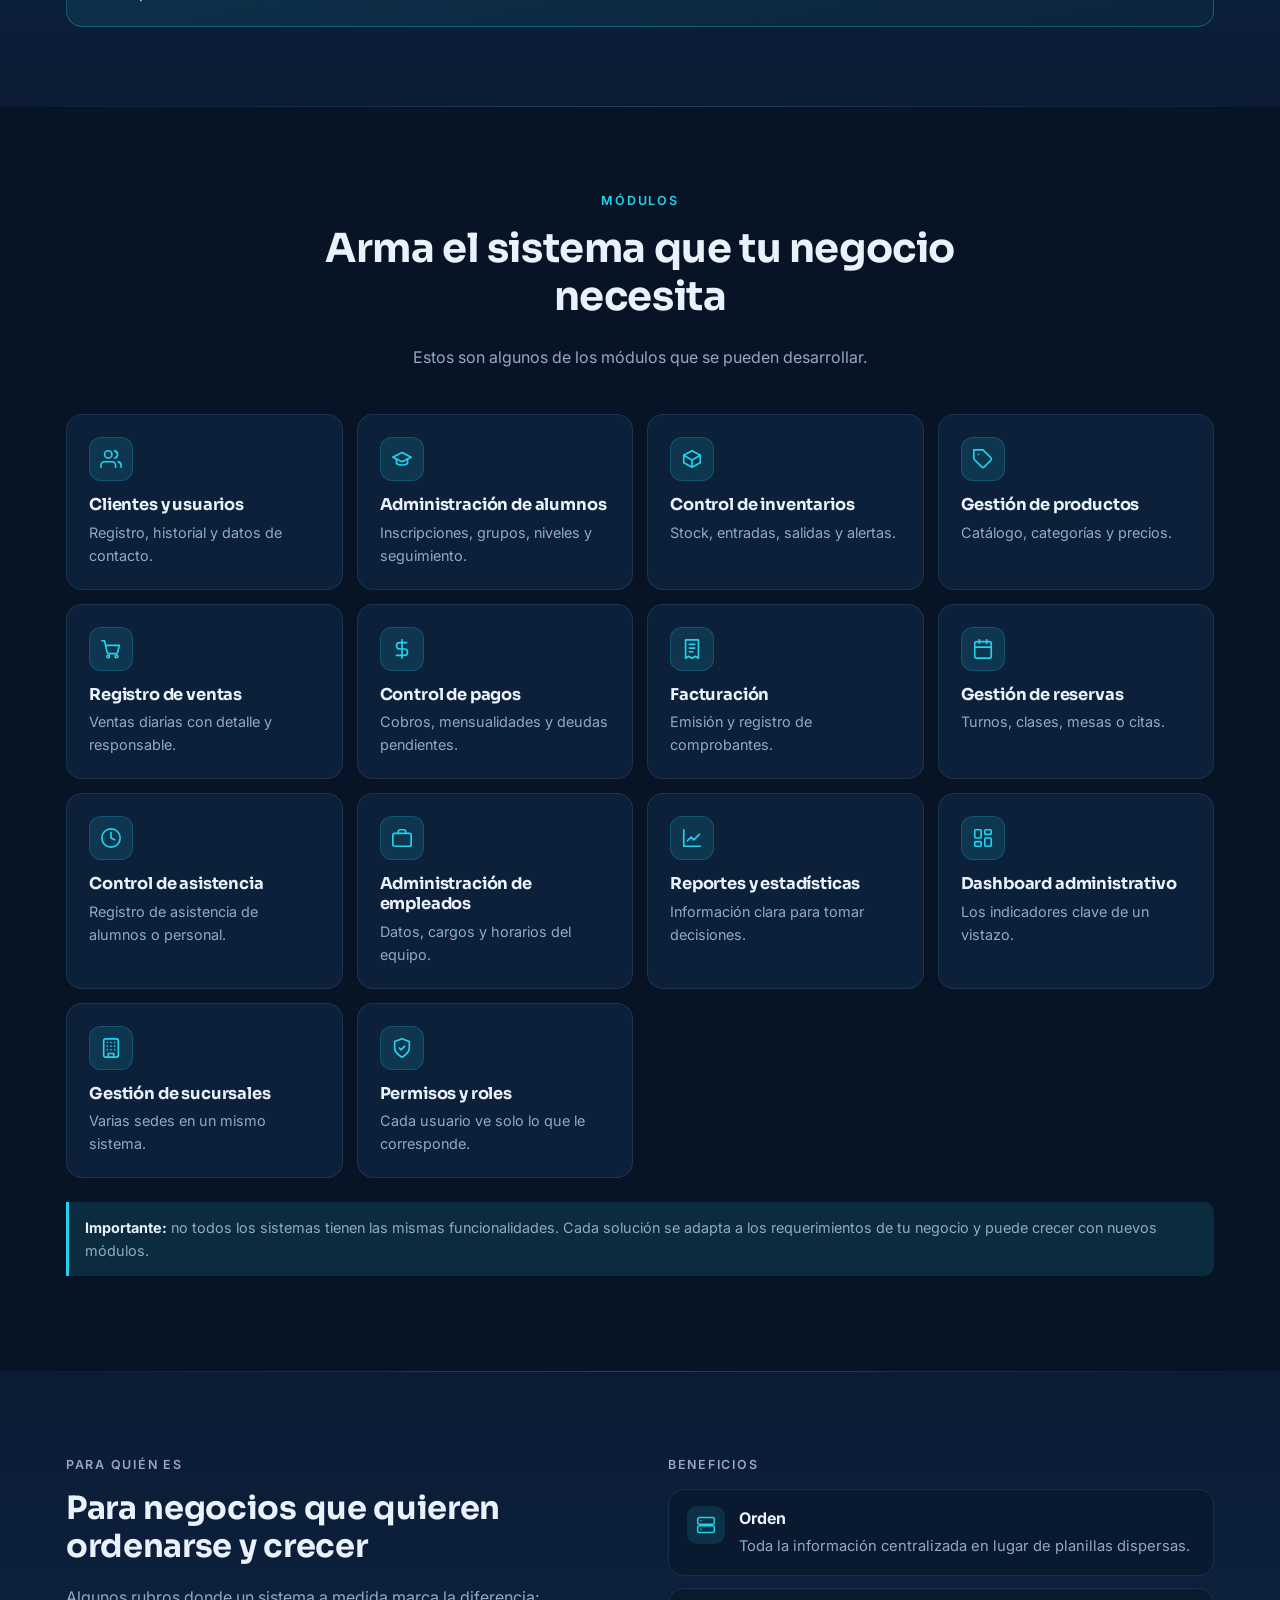
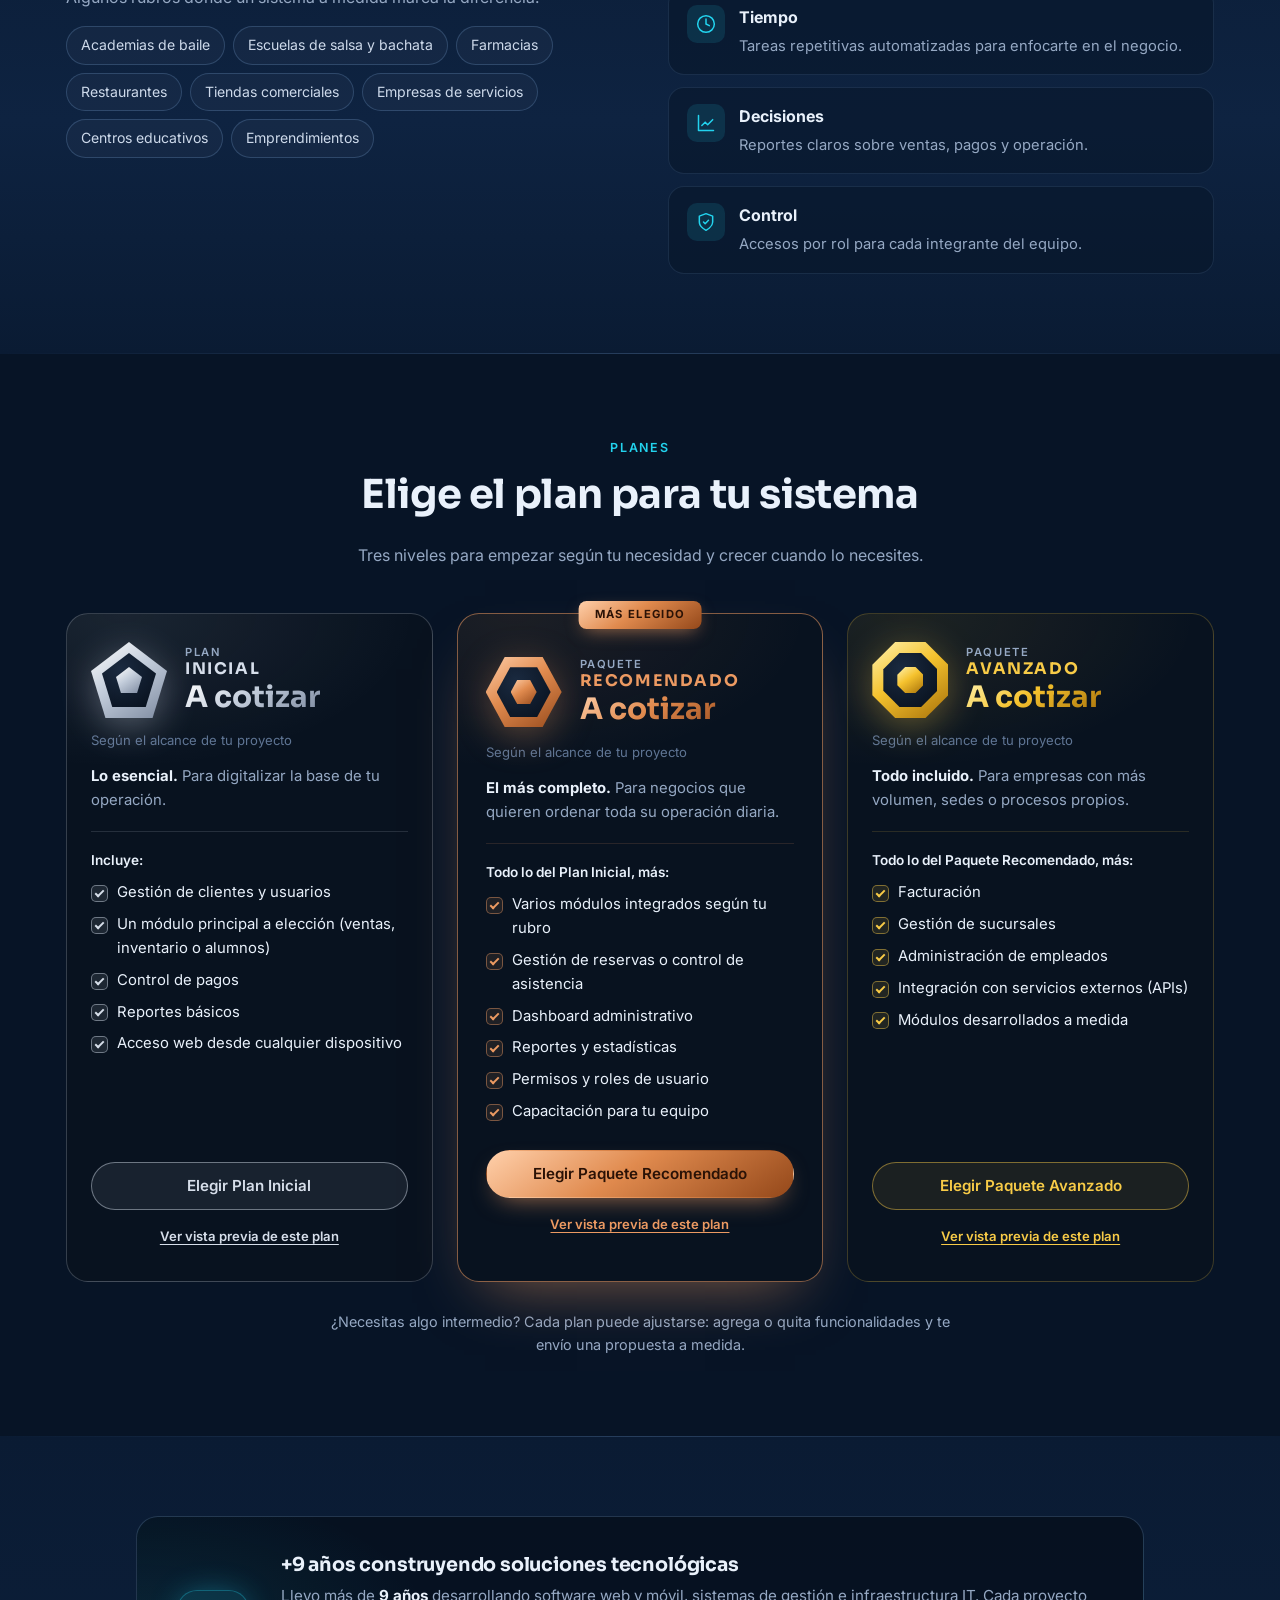
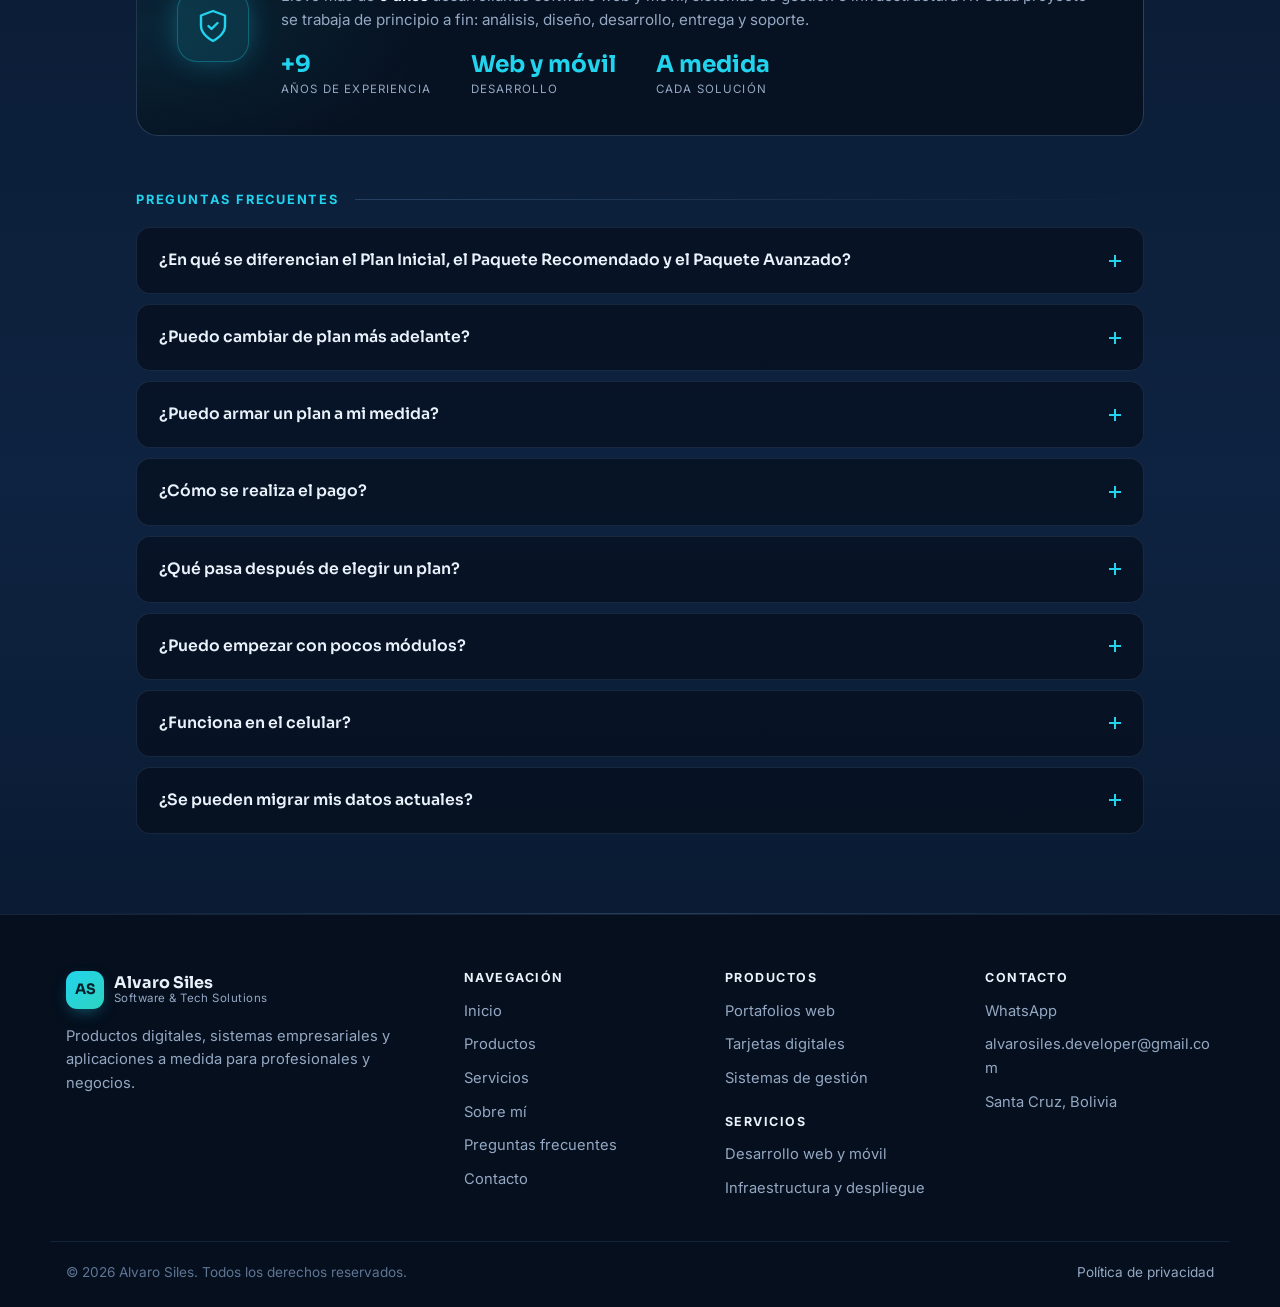
<file: sistemas-de-gestion.html>
<!doctype html>
<html lang="es" class="no-js">
<head>
  <meta charset="utf-8">
  <meta name="viewport" content="width=device-width, initial-scale=1">
  <title>Sistemas de Gestión Empresarial a Medida · Alvaro Siles</title>
  <meta name="description" content="Sistemas web de gestión a medida para academias de baile, farmacias, restaurantes, tiendas, centros educativos y empresas de servicios: inventario, ventas, pagos, reservas, asistencia y reportes.">
  <meta name="theme-color" content="#071426">
  <!-- TODO: reemplazar por tu dominio real -->
  <link rel="canonical" href="https://alvarosiles.cloud/sistemas-de-gestion.html">
  <meta property="og:type" content="website">
  <meta property="og:locale" content="es_ES">
  <meta property="og:title" content="Sistemas de Gestión Empresarial a Medida">
  <meta property="og:description" content="Digitaliza, organiza y automatiza la operación de tu negocio con un sistema web hecho a tu medida.">
  <meta property="og:url" content="https://alvarosiles.cloud/sistemas-de-gestion.html">
  <meta name="twitter:card" content="summary_large_image">
  <link rel="icon" href="assets/img/favicon.svg" type="image/svg+xml">
  <link rel="preconnect" href="https://fonts.googleapis.com">
  <link rel="preconnect" href="https://fonts.gstatic.com" crossorigin>
  <link href="https://fonts.googleapis.com/css2?family=Inter:wght@400;500;600&family=Sora:wght@500;600;700&display=swap" rel="stylesheet">
  <link rel="stylesheet" href="assets/css/styles.css">
  <script type="application/ld+json">
  {
    "@context": "https://schema.org",
    "@type": "Service",
    "name": "Sistemas de Gestión Empresarial",
    "serviceType": "Desarrollo de sistema de gestión web a medida",
    "description": "Sistemas web personalizados para digitalizar, organizar y automatizar la operación de empresas y negocios."
  }
  </script>
  <script>document.documentElement.classList.replace("no-js", "js");</script>
</head>
<body>
<script src="assets/js/icons.js"></script>
<a class="skip-link" href="#main">Saltar al contenido</a>

<header class="site-header">
  <div class="container header-inner">
    <a class="brand" href="index.html" aria-label="Inicio">
      <span class="brand-mark" aria-hidden="true">AS</span>
      <span class="brand-text"><strong data-text="name">Alvaro Siles</strong><small>Software &amp; Tech Solutions</small></span>
    </a>
    <nav class="nav" id="nav" aria-label="Navegación principal">
      <ul class="nav-list">
        <li><a href="index.html#inicio" class="nav-link">Inicio</a></li>
        <li><a href="index.html#productos" class="nav-link active" aria-current="true">Productos</a></li>
        <li><a href="index.html#servicios" class="nav-link">Servicios</a></li>
        <li><a href="index.html#sobre-mi" class="nav-link">Sobre mí</a></li>
        <li><a href="index.html#contacto" class="nav-link">Contacto</a></li>
      </ul>
      <a href="index.html?producto=Sistema%20de%20Gesti%C3%B3n%20Empresarial#contacto" class="btn btn-primary btn-sm nav-cta">Solicitar cotización</a>
    </nav>
    <button class="nav-toggle" type="button" aria-controls="nav" aria-expanded="false" aria-label="Abrir menú">
      <svg class="icon icon-open"><use href="#i-menu"/></svg>
      <svg class="icon icon-close"><use href="#i-x"/></svg>
    </button>
  </div>
</header>

<main id="main">
  <section class="page-hero">
    <div class="hero-bg" aria-hidden="true"></div>
    <div class="container">
      <nav class="breadcrumb" aria-label="Ruta de navegación">
        <ol>
          <li><a href="index.html">Inicio</a></li>
          <li><a href="index.html#productos">Productos</a></li>
          <li><span aria-current="page">Sistemas de Gestión</span></li>
        </ol>
      </nav>
      <div class="page-hero-grid">
        <div>
          <p class="eyebrow"><span class="dot"></span> Producto 03</p>
          <h1>Sistemas de Gestión <span class="text-gradient">Empresarial</span></h1>
          <p class="lead">Sistemas web a medida para digitalizar, organizar y automatizar la operación de tu negocio: clientes, ventas, pagos, inventario, reservas y reportes en un solo lugar.</p>
          <div class="page-actions">
            <button type="button" class="btn btn-primary" data-wa="Sistema de Gestión Empresarial"><svg class="icon"><use href="#i-whatsapp"/></svg> Cotizar por WhatsApp</button>
            <a href="#planes" class="btn btn-ghost">Ver planes</a>
          </div>
        </div>
        <!-- Prototipo interactivo: sistema de gestión según el plan (datos de ejemplo) -->
        <div class="page-visual card-proto sg-proto" id="vista-previa" data-plan-preview data-level="1">
          <div class="cp-switch" role="radiogroup" aria-label="Ver el sistema según el plan">
            <button type="button" role="radio" aria-checked="true" class="tier-silver" data-level="1"
              data-title="Plan Inicial"
              data-desc="Clientes, un módulo principal (en este ejemplo, ventas), control de pagos y reportes básicos."
              data-hint="Navega por el menú del sistema.">Inicial</button>
            <button type="button" role="radio" aria-checked="false" class="tier-bronze" data-level="2" tabindex="-1"
              data-title="Paquete Recomendado"
              data-desc="Suma dashboard con estadísticas, inventario, reservas y usuarios con roles y permisos."
              data-hint="Cambia a «Vendedor» para ver cómo se limitan los permisos.">Recomendado</button>
            <button type="button" role="radio" aria-checked="false" class="tier-gold" data-level="3" tabindex="-1"
              data-title="Paquete Avanzado"
              data-desc="Suma facturación, sucursales, empleados, integraciones con servicios externos y módulos a medida."
              data-hint="Cambia de sucursal y revisa Facturación e Integraciones.">Avanzado</button>
          </div>

          <div class="pp-window sg-window pv-device" data-level="1" data-role="admin">
            <div class="pp-bar">
              <span class="pp-dots" aria-hidden="true"><i></i><i></i><i></i></span>
              <span class="pp-tab"><span class="pp-fav" aria-hidden="true">TN</span><span>Sistema · Tu Negocio</span></span>
            </div>
            <div class="pp-url"><svg class="icon" aria-hidden="true"><use href="#i-shield"/></svg><span>sistema.tunegocio.com</span></div>

            <div class="sg-app">
              <aside class="sg-side">
                <div class="sg-brand"><span class="pp-logo" aria-hidden="true">TN</span><span>Tu Negocio</span></div>
                <nav class="sg-nav" aria-label="Menú del sistema">
                  <button type="button" data-pv-go="inicio" aria-current="page"><svg class="icon"><use href="#i-dashboard"/></svg><span class="lv-max-1">Resumen</span><span class="lv-2">Dashboard</span></button>
                  <button type="button" data-pv-go="clientes"><svg class="icon"><use href="#i-users"/></svg><span>Clientes</span></button>
                  <button type="button" data-pv-go="ventas"><svg class="icon"><use href="#i-cart"/></svg><span>Ventas</span></button>
                  <button type="button" data-pv-go="inventario" class="lv-2"><svg class="icon"><use href="#i-box"/></svg><span>Inventario</span></button>
                  <button type="button" data-pv-go="pagos"><svg class="icon"><use href="#i-dollar"/></svg><span>Pagos</span></button>
                  <button type="button" data-pv-go="reservas" class="lv-2"><svg class="icon"><use href="#i-calendar"/></svg><span>Reservas</span></button>
                  <button type="button" data-pv-go="facturacion" class="lv-3"><svg class="icon"><use href="#i-receipt"/></svg><span>Facturación</span></button>
                  <button type="button" data-pv-go="reportes" data-admin-only><svg class="icon"><use href="#i-chart"/></svg><span>Reportes</span></button>
                  <button type="button" data-pv-go="usuarios" class="lv-2" data-admin-only><svg class="icon"><use href="#i-shield"/></svg><span>Usuarios y roles</span></button>
                  <button type="button" data-pv-go="empleados" class="lv-3" data-admin-only><svg class="icon"><use href="#i-briefcase"/></svg><span>Empleados</span></button>
                  <button type="button" data-pv-go="sucursales" class="lv-3" data-admin-only><svg class="icon"><use href="#i-building"/></svg><span>Sucursales</span></button>
                  <button type="button" data-pv-go="integraciones" class="lv-3" data-admin-only><svg class="icon"><use href="#i-plug"/></svg><span>Integraciones</span></button>
                  <button type="button" data-pv-go="medida" class="lv-3 sg-custom" data-admin-only><svg class="icon"><use href="#i-sliders"/></svg><span>Tu módulo</span></button>
                </nav>
              </aside>

              <div class="sg-main pv-screen" tabindex="0" aria-label="Contenido del sistema">
                <div class="sg-top">
                  <div class="sg-seg lv-3" role="group" aria-label="Sucursal">
                    <button type="button" data-pv-branch="1" aria-pressed="true">Central</button>
                    <button type="button" data-pv-branch="2" aria-pressed="false">Norte</button>
                  </div>
                  <div class="sg-seg lv-2" role="group" aria-label="Ver como">
                    <button type="button" data-pv-role="admin" aria-pressed="true">Admin</button>
                    <button type="button" data-pv-role="seller" aria-pressed="false">Vendedor</button>
                  </div>
                  <span class="sg-avatar" aria-hidden="true">A</span>
                </div>

                <!-- Inicio -->
                <section class="sg-page" data-pv-page="inicio">
                  <p class="sg-h"><span class="lv-max-1">Resumen</span><span class="lv-2">Dashboard</span></p>
                  <div class="sg-stats">
                    <div><small>Ventas del día</small><b data-b1="24" data-b2="15">24</b></div>
                    <div><small>Clientes</small><b data-b1="312" data-b2="187">312</b></div>
                    <div><small>Pagos pendientes</small><b data-b1="7" data-b2="3">7</b></div>
                    <div class="lv-2"><small>Stock bajo</small><b class="warn" data-b1="3" data-b2="5">3</b></div>
                  </div>
                  <div class="sg-card lv-2">
                    <p class="sg-sub">Ventas de la semana</p>
                    <div class="sg-chart" aria-hidden="true"><span style="--h:45%"></span><span style="--h:62%"></span><span style="--h:50%"></span><span style="--h:78%"></span><span style="--h:66%"></span><span style="--h:92%"></span><span style="--h:58%"></span></div>
                  </div>
                  <div class="sg-card">
                    <p class="sg-sub">Últimas ventas</p>
                    <ul class="sg-rows">
                      <li><span>#0124 · Cliente A</span><b>Completada</b></li>
                      <li><span>#0123 · Cliente B</span><b>Completada</b></li>
                      <li><span>#0122 · Cliente C</span><b class="warn">Pendiente</b></li>
                    </ul>
                  </div>
                </section>

                <section class="sg-page" data-pv-page="clientes" hidden>
                  <p class="sg-h">Clientes <span class="sg-add">+ Nuevo</span></p>
                  <ul class="sg-rows">
                    <li><span>Cliente A</span><small>Activo</small></li>
                    <li><span>Cliente B</span><small>Activo</small></li>
                    <li><span>Cliente C</span><small>Nuevo</small></li>
                    <li><span>Cliente D</span><small>Inactivo</small></li>
                  </ul>
                </section>

                <section class="sg-page" data-pv-page="ventas" hidden>
                  <p class="sg-h">Ventas <span class="sg-add">+ Nueva venta</span></p>
                  <ul class="sg-rows">
                    <li><span>#0124 · Cliente A</span><small>3 productos</small></li>
                    <li><span>#0123 · Cliente B</span><small>1 producto</small></li>
                    <li><span>#0122 · Cliente C</span><small>5 productos</small></li>
                    <li><span>#0121 · Cliente D</span><small>2 productos</small></li>
                  </ul>
                </section>

                <section class="sg-page" data-pv-page="inventario" hidden>
                  <p class="sg-h">Inventario</p>
                  <ul class="sg-rows">
                    <li><span>Producto 1</span><b>48 u.</b></li>
                    <li><span>Producto 2</span><b>32 u.</b></li>
                    <li><span>Producto 3</span><b class="warn">4 u. · bajo</b></li>
                    <li><span>Producto 4</span><b class="warn">2 u. · bajo</b></li>
                  </ul>
                </section>

                <section class="sg-page" data-pv-page="pagos" hidden>
                  <p class="sg-h">Pagos</p>
                  <ul class="sg-rows">
                    <li><span>Cliente A · Mensualidad</span><b>Pagado</b></li>
                    <li><span>Cliente B · Venta #0123</span><b>Pagado</b></li>
                    <li><span>Cliente C · Venta #0122</span><b class="warn">Pendiente</b></li>
                    <li><span>Cliente D · Mensualidad</span><b class="bad">Vencido</b></li>
                  </ul>
                </section>

                <section class="sg-page" data-pv-page="reservas" hidden>
                  <p class="sg-h">Reservas de la semana</p>
                  <div class="sg-week" aria-hidden="true">
                    <span>Lun</span><span>Mar</span><span>Mié</span><span>Jue</span><span>Vie</span>
                    <i class="on"></i><i></i><i class="on"></i><i></i><i class="on"></i>
                    <i></i><i class="on"></i><i class="on"></i><i></i><i></i>
                    <i class="on"></i><i></i><i></i><i class="on"></i><i class="on"></i>
                  </div>
                  <p class="sg-note">Reservas o control de asistencia, según tu rubro.</p>
                </section>

                <section class="sg-page" data-pv-page="facturacion" hidden>
                  <p class="sg-h">Facturación <span class="sg-add">+ Emitir</span></p>
                  <ul class="sg-rows">
                    <li><span>F-000231 · Cliente A</span><b>Emitida</b></li>
                    <li><span>F-000230 · Cliente B</span><b>Emitida</b></li>
                    <li><span>F-000229 · Cliente C</span><b class="bad">Anulada</b></li>
                  </ul>
                </section>

                <section class="sg-page" data-pv-page="reportes" hidden>
                  <p class="sg-h">Reportes</p>
                  <ul class="sg-rows">
                    <li><span>Ventas del mes</span><small>PDF · Excel</small></li>
                    <li><span>Pagos y deudas</span><small>PDF · Excel</small></li>
                    <li class="lv-2"><span>Productos más vendidos</span><small>Gráfico</small></li>
                    <li class="lv-2"><span>Comparativo mensual</span><small>Gráfico</small></li>
                  </ul>
                  <div class="sg-card lv-2">
                    <p class="sg-sub">Comparativo mensual</p>
                    <div class="sg-chart" aria-hidden="true"><span style="--h:55%"></span><span style="--h:48%"></span><span style="--h:70%"></span><span style="--h:82%"></span><span style="--h:76%"></span><span style="--h:95%"></span></div>
                  </div>
                </section>

                <section class="sg-page" data-pv-page="usuarios" hidden>
                  <p class="sg-h">Usuarios y roles</p>
                  <ul class="sg-rows">
                    <li><span>Administrador</span><small>Acceso total</small></li>
                    <li><span>Vendedor 1</span><small>Ventas · Clientes · Pagos</small></li>
                    <li><span>Vendedor 2</span><small>Ventas · Clientes · Pagos</small></li>
                  </ul>
                  <p class="sg-note">Prueba «Vendedor» arriba: el menú muestra solo lo que ese rol puede usar.</p>
                </section>

                <section class="sg-page" data-pv-page="empleados" hidden>
                  <p class="sg-h">Empleados</p>
                  <ul class="sg-rows">
                    <li><span>Empleado 1</span><small>Encargado · 08:00–16:00</small></li>
                    <li><span>Empleado 2</span><small>Ventas · 09:00–17:00</small></li>
                    <li><span>Empleado 3</span><small>Caja · 14:00–22:00</small></li>
                  </ul>
                </section>

                <section class="sg-page" data-pv-page="sucursales" hidden>
                  <p class="sg-h">Sucursales</p>
                  <ul class="sg-rows">
                    <li><span>Central</span><small>312 clientes · 5 empleados</small></li>
                    <li><span>Norte</span><small>187 clientes · 3 empleados</small></li>
                  </ul>
                  <p class="sg-note">Cambia de sucursal arriba: el dashboard muestra los datos de cada sede.</p>
                </section>

                <section class="sg-page" data-pv-page="integraciones" hidden>
                  <p class="sg-h">Integraciones</p>
                  <ul class="sg-rows">
                    <li><span>WhatsApp (notificaciones)</span><b>Conectado</b></li>
                    <li><span>Pasarela de pagos</span><b>Conectado</b></li>
                    <li><span>Correo electrónico</span><b>Conectado</b></li>
                  </ul>
                </section>

                <section class="sg-page" data-pv-page="medida" hidden>
                  <p class="sg-h">Tu módulo a medida</p>
                  <div class="sg-card sg-dashed">
                    <svg class="icon" aria-hidden="true"><use href="#i-sliders"/></svg>
                    <p>Diseñamos un módulo para el proceso específico de tu negocio: lo que hoy haces a mano o en planillas.</p>
                  </div>
                </section>
              </div>
            </div>
          </div>

          <div class="pp-view" role="group" aria-label="Tipo de pantalla">
            <button type="button" data-pv-view="desktop" aria-pressed="true"><svg class="icon"><use href="#i-layout"/></svg> Escritorio</button>
            <button type="button" data-pv-view="mobile" aria-pressed="false"><svg class="icon"><use href="#i-mobile"/></svg> Celular</button>
          </div>

          <div class="cp-caption" aria-live="polite">
            <strong data-pv-title>Plan Inicial</strong>
            <span data-pv-desc>Clientes, un módulo principal (en este ejemplo, ventas), control de pagos y reportes básicos.</span>
            <small data-pv-hint>Navega por el menú del sistema.</small>
          </div>
        </div>
      </div>
    </div>
  </section>

  <section class="section section-alt">
    <div class="container">
      <header class="section-head reveal">
        <p class="eyebrow">El problema</p>
        <h2>Cuando el negocio crece, las planillas no alcanzan</h2>
      </header>
      <div class="problem-grid">
        <article class="problem reveal">
          <svg class="icon"><use href="#i-alert"/></svg>
          <h3>Información dispersa</h3>
          <p>Datos repartidos entre planillas, cuadernos y chats, difíciles de encontrar y de mantener al día.</p>
        </article>
        <article class="problem reveal">
          <svg class="icon"><use href="#i-alert"/></svg>
          <h3>Tareas repetitivas</h3>
          <p>Cobros, asistencia e inventario se controlan a mano y consumen horas cada semana.</p>
        </article>
        <article class="problem reveal">
          <svg class="icon"><use href="#i-alert"/></svg>
          <h3>Decisiones a ciegas</h3>
          <p>Sin reportes claros es difícil saber qué se vende, quién debe y cómo va el negocio.</p>
        </article>
      </div>
      <div class="solution reveal">
        <svg class="icon"><use href="#i-check"/></svg>
        <p><strong>La solución:</strong> un sistema web diseñado a partir de tus procesos reales, accesible desde cualquier dispositivo y con solo los módulos que tu operación necesita.</p>
      </div>
    </div>
  </section>

  <section class="section">
    <div class="container">
      <header class="section-head reveal">
        <p class="eyebrow">Módulos</p>
        <h2>Arma el sistema que tu negocio necesita</h2>
        <p>Estos son algunos de los módulos que se pueden desarrollar.</p>
      </header>
      <ul class="service-grid">
        <li class="service reveal"><svg class="icon"><use href="#i-users"/></svg><h3>Clientes y usuarios</h3><p>Registro, historial y datos de contacto.</p></li>
        <li class="service reveal"><svg class="icon"><use href="#i-graduation"/></svg><h3>Administración de alumnos</h3><p>Inscripciones, grupos, niveles y seguimiento.</p></li>
        <li class="service reveal"><svg class="icon"><use href="#i-box"/></svg><h3>Control de inventarios</h3><p>Stock, entradas, salidas y alertas.</p></li>
        <li class="service reveal"><svg class="icon"><use href="#i-tag"/></svg><h3>Gestión de productos</h3><p>Catálogo, categorías y precios.</p></li>
        <li class="service reveal"><svg class="icon"><use href="#i-cart"/></svg><h3>Registro de ventas</h3><p>Ventas diarias con detalle y responsable.</p></li>
        <li class="service reveal"><svg class="icon"><use href="#i-dollar"/></svg><h3>Control de pagos</h3><p>Cobros, mensualidades y deudas pendientes.</p></li>
        <li class="service reveal"><svg class="icon"><use href="#i-receipt"/></svg><h3>Facturación</h3><p>Emisión y registro de comprobantes.</p></li>
        <li class="service reveal"><svg class="icon"><use href="#i-calendar"/></svg><h3>Gestión de reservas</h3><p>Turnos, clases, mesas o citas.</p></li>
        <li class="service reveal"><svg class="icon"><use href="#i-clock"/></svg><h3>Control de asistencia</h3><p>Registro de asistencia de alumnos o personal.</p></li>
        <li class="service reveal"><svg class="icon"><use href="#i-briefcase"/></svg><h3>Administración de empleados</h3><p>Datos, cargos y horarios del equipo.</p></li>
        <li class="service reveal"><svg class="icon"><use href="#i-chart"/></svg><h3>Reportes y estadísticas</h3><p>Información clara para tomar decisiones.</p></li>
        <li class="service reveal"><svg class="icon"><use href="#i-dashboard"/></svg><h3>Dashboard administrativo</h3><p>Los indicadores clave de un vistazo.</p></li>
        <li class="service reveal"><svg class="icon"><use href="#i-building"/></svg><h3>Gestión de sucursales</h3><p>Varias sedes en un mismo sistema.</p></li>
        <li class="service reveal"><svg class="icon"><use href="#i-shield"/></svg><h3>Permisos y roles</h3><p>Cada usuario ve solo lo que le corresponde.</p></li>
      </ul>
      <p class="note reveal"><strong>Importante:</strong> no todos los sistemas tienen las mismas funcionalidades. Cada solución se adapta a los requerimientos de tu negocio y puede crecer con nuevos módulos.</p>
    </div>
  </section>

  <section class="section section-alt">
    <div class="container split">
      <div class="reveal">
        <p class="eyebrow">Para quién es</p>
        <h2>Para negocios que quieren ordenarse y crecer</h2>
        <p>Algunos rubros donde un sistema a medida marca la diferencia:</p>
        <ul class="chips">
          <li>Academias de baile</li><li>Escuelas de salsa y bachata</li><li>Farmacias</li><li>Restaurantes</li>
          <li>Tiendas comerciales</li><li>Empresas de servicios</li><li>Centros educativos</li><li>Emprendimientos</li>
        </ul>
      </div>
      <div class="reveal">
        <p class="eyebrow">Beneficios</p>
        <ul class="benefit-list">
          <li><svg class="icon"><use href="#i-server"/></svg><div><strong>Orden</strong><span>Toda la información centralizada en lugar de planillas dispersas.</span></div></li>
          <li><svg class="icon"><use href="#i-clock"/></svg><div><strong>Tiempo</strong><span>Tareas repetitivas automatizadas para enfocarte en el negocio.</span></div></li>
          <li><svg class="icon"><use href="#i-chart"/></svg><div><strong>Decisiones</strong><span>Reportes claros sobre ventas, pagos y operación.</span></div></li>
          <li><svg class="icon"><use href="#i-shield"/></svg><div><strong>Control</strong><span>Accesos por rol para cada integrante del equipo.</span></div></li>
        </ul>
      </div>
    </div>
  </section>

  <!-- Planes -->
  <section class="section" id="planes">
    <div class="container">
      <header class="section-head reveal">
        <p class="eyebrow">Planes</p>
        <h2>Elige el plan para tu sistema</h2>
        <p>Tres niveles para empezar según tu necesidad y crecer cuando lo necesites.</p>
      </header>
      <div class="plans-grid">
        <article class="plan tier-silver reveal">
          <div class="plan-head">
            <span class="plan-emblem" aria-hidden="true"><span><i></i></span></span>
            <div>
              <h3 class="plan-title"><small>Plan</small> <span>Inicial</span></h3>
              <p class="plan-price"><strong data-price="sistemas.inicial">A cotizar</strong></p>
            </div>
          </div>
          <p class="plan-price-hint">Según el alcance de tu proyecto</p>
          <p class="plan-desc"><strong>Lo esencial.</strong> Para digitalizar la base de tu operación.</p>
          <p class="plan-includes">Incluye:</p>
          <ul class="check-list">
            <li>Gestión de clientes y usuarios</li>
            <li>Un módulo principal a elección (ventas, inventario o alumnos)</li>
            <li>Control de pagos</li>
            <li>Reportes básicos</li>
            <li>Acceso web desde cualquier dispositivo</li>
          </ul>
          <button type="button" class="btn plan-btn" data-wa="Sistema de Gestión Empresarial" data-plan="Plan Inicial">Elegir Plan Inicial</button>
          <button type="button" class="plan-preview" data-preview-level="1">Ver vista previa de este plan</button>
        </article>
        <article class="plan tier-bronze featured reveal">
          <span class="plan-badge">Más elegido</span>
          <div class="plan-head">
            <span class="plan-emblem" aria-hidden="true"><span><i></i></span></span>
            <div>
              <h3 class="plan-title"><small>Paquete</small> <span>Recomendado</span></h3>
              <p class="plan-price"><strong data-price="sistemas.recomendado">A cotizar</strong></p>
            </div>
          </div>
          <p class="plan-price-hint">Según el alcance de tu proyecto</p>
          <p class="plan-desc"><strong>El más completo.</strong> Para negocios que quieren ordenar toda su operación diaria.</p>
          <p class="plan-includes">Todo lo del Plan Inicial, más:</p>
          <ul class="check-list">
            <li>Varios módulos integrados según tu rubro</li>
            <li>Gestión de reservas o control de asistencia</li>
            <li>Dashboard administrativo</li>
            <li>Reportes y estadísticas</li>
            <li>Permisos y roles de usuario</li>
            <li>Capacitación para tu equipo</li>
          </ul>
          <button type="button" class="btn plan-btn" data-wa="Sistema de Gestión Empresarial" data-plan="Paquete Recomendado">Elegir Paquete Recomendado</button>
          <button type="button" class="plan-preview" data-preview-level="2">Ver vista previa de este plan</button>
        </article>
        <article class="plan tier-gold reveal">
          <div class="plan-head">
            <span class="plan-emblem" aria-hidden="true"><span><i></i></span></span>
            <div>
              <h3 class="plan-title"><small>Paquete</small> <span>Avanzado</span></h3>
              <p class="plan-price"><strong data-price="sistemas.avanzado">A cotizar</strong></p>
            </div>
          </div>
          <p class="plan-price-hint">Según el alcance de tu proyecto</p>
          <p class="plan-desc"><strong>Todo incluido.</strong> Para empresas con más volumen, sedes o procesos propios.</p>
          <p class="plan-includes">Todo lo del Paquete Recomendado, más:</p>
          <ul class="check-list">
            <li>Facturación</li>
            <li>Gestión de sucursales</li>
            <li>Administración de empleados</li>
            <li>Integración con servicios externos (APIs)</li>
            <li>Módulos desarrollados a medida</li>
          </ul>
          <button type="button" class="btn plan-btn" data-wa="Sistema de Gestión Empresarial" data-plan="Paquete Avanzado">Elegir Paquete Avanzado</button>
          <button type="button" class="plan-preview" data-preview-level="3">Ver vista previa de este plan</button>
        </article>
      </div>
      <p class="plans-note reveal">¿Necesitas algo intermedio? Cada plan puede ajustarse: agrega o quita funcionalidades y te envío una propuesta a medida.</p>
    </div>
  </section>

  <section class="section section-alt">
    <div class="container medium">
      <div class="trust-card reveal">
        <span class="trust-emblem" aria-hidden="true"><svg class="icon"><use href="#i-shield"/></svg></span>
        <div class="trust-body">
          <h2 class="trust-title">+9 años construyendo soluciones tecnológicas</h2>
          <p>Llevo más de <strong>9 años</strong> desarrollando software web y móvil, sistemas de gestión e infraestructura IT. Cada proyecto se trabaja de principio a fin: análisis, diseño, desarrollo, entrega y soporte.</p>
          <dl class="trust-stats">
            <div><dt>Años de experiencia</dt><dd>+9</dd></div>
            <div><dt>Desarrollo</dt><dd>Web y móvil</dd></div>
            <div><dt>Cada solución</dt><dd>A medida</dd></div>
          </dl>
        </div>
      </div>
      <h2 class="section-label reveal">Preguntas frecuentes</h2>
      <div class="faq reveal">
        <details>
          <summary>¿En qué se diferencian el Plan Inicial, el Paquete Recomendado y el Paquete Avanzado?</summary>
          <p>Cada plan incluye todo lo del anterior y suma funcionalidades. El Plan Inicial cubre lo esencial, el Paquete Recomendado es la opción más completa para la mayoría de los casos y el Paquete Avanzado agrega funciones para necesidades más exigentes.</p>
        </details>
        <details>
          <summary>¿Puedo cambiar de plan más adelante?</summary>
          <p>Sí. Puedes empezar con un plan y ampliarlo cuando lo necesites; solo se cotiza lo que agregues.</p>
        </details>
        <details>
          <summary>¿Puedo armar un plan a mi medida?</summary>
          <p>Sí. Los planes son una referencia: puedes sumar o quitar funcionalidades y te envío una propuesta ajustada a lo que necesitas.</p>
        </details>
        <details>
          <summary>¿Cómo se realiza el pago?</summary>
          <p>La forma y las condiciones de pago se acuerdan en la propuesta, antes de comenzar el proyecto.</p>
        </details>
        <details>
          <summary>¿Qué pasa después de elegir un plan?</summary>
          <p>Me escribes por WhatsApp o por el formulario, coordinamos una reunión para revisar tu caso y te envío una propuesta con el alcance, los tiempos y el precio final.</p>
        </details>
        <details>
          <summary>¿Puedo empezar con pocos módulos?</summary>
          <p>Sí. Lo recomendable es comenzar con lo esencial para tu operación y sumar módulos a medida que el negocio lo necesite.</p>
        </details>
        <details>
          <summary>¿Funciona en el celular?</summary>
          <p>Sí. Es un sistema web con diseño responsive: se usa desde el navegador de la computadora, tablet o celular.</p>
        </details>
        <details>
          <summary>¿Se pueden migrar mis datos actuales?</summary>
          <p>Se evalúa durante el levantamiento de requerimientos. En general es posible importar información existente, por ejemplo desde planillas.</p>
        </details>
      </div>
    </div>
  </section>
</main>

<footer class="site-footer">
  <div class="container footer-grid">
    <div class="footer-brand">
      <a class="brand" href="index.html">
        <span class="brand-mark" aria-hidden="true">AS</span>
        <span class="brand-text"><strong data-text="name">Alvaro Siles</strong><small>Software &amp; Tech Solutions</small></span>
      </a>
      <p>Productos digitales, sistemas empresariales y aplicaciones a medida para profesionales y negocios.</p>
      <div class="social-row" data-social></div>
    </div>
    <nav aria-label="Navegación">
      <h2 class="footer-title">Navegación</h2>
      <ul>
        <li><a href="index.html#inicio">Inicio</a></li>
        <li><a href="index.html#productos">Productos</a></li>
        <li><a href="index.html#servicios">Servicios</a></li>
        <li><a href="index.html#sobre-mi">Sobre mí</a></li>
        <li><a href="index.html#faq">Preguntas frecuentes</a></li>
        <li><a href="index.html#contacto">Contacto</a></li>
      </ul>
    </nav>
    <div>
      <h2 class="footer-title">Productos</h2>
      <ul>
        <li><a href="portafolios-web.html">Portafolios web</a></li>
        <li><a href="tarjetas-digitales.html">Tarjetas digitales</a></li>
        <li><a href="sistemas-de-gestion.html" aria-current="page">Sistemas de gestión</a></li>
      </ul>
      <h2 class="footer-title mt">Servicios</h2>
      <ul>
        <li><a href="index.html#servicios">Desarrollo web y móvil</a></li>
        <li><a href="index.html#servicios">Infraestructura y despliegue</a></li>
      </ul>
    </div>
    <div>
      <h2 class="footer-title">Contacto</h2>
      <ul>
        <li><a data-link="whatsapp" href="index.html#contacto" target="_blank" rel="noopener">WhatsApp</a></li>
        <li><a data-link="email" href="index.html#contacto" data-text="email">alvarosiles.developer@gmail.com</a></li>
        <li data-text="location">Tu ciudad, País</li>
      </ul>
    </div>
  </div>
  <div class="container footer-bottom">
    <p>© <span data-year>2026</span> <span data-text="name">Alvaro Siles</span>. Todos los derechos reservados.</p>
    <a href="privacidad.html">Política de privacidad</a>
  </div>
</footer>

<a class="wa-float" data-wa="Sistema de Gestión Empresarial" href="index.html#contacto" aria-label="Escribir por WhatsApp">
  <svg class="icon"><use href="#i-whatsapp"/></svg>
</a>

<script src="assets/js/config.js"></script>
<script src="assets/js/main.js" defer></script>
<script src="assets/js/plan-preview.js" defer></script>
</body>
</html>
</file>
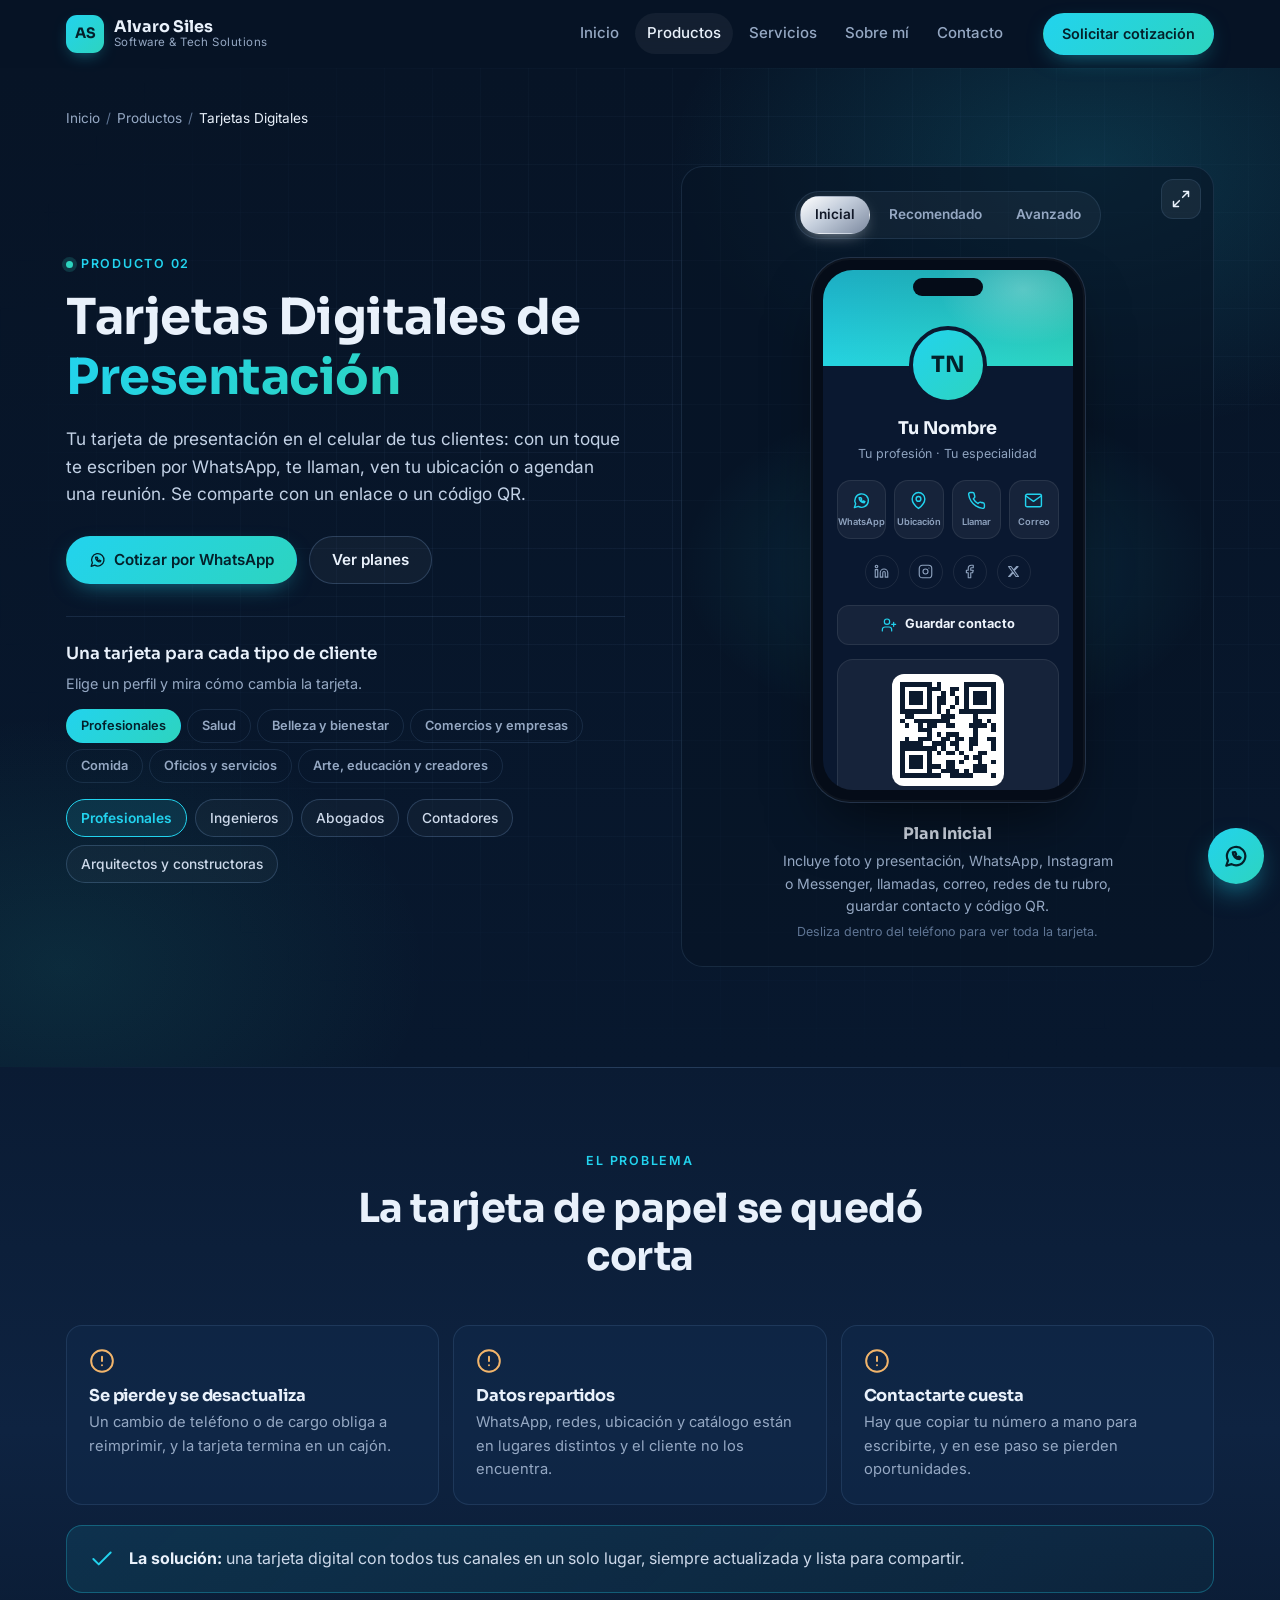
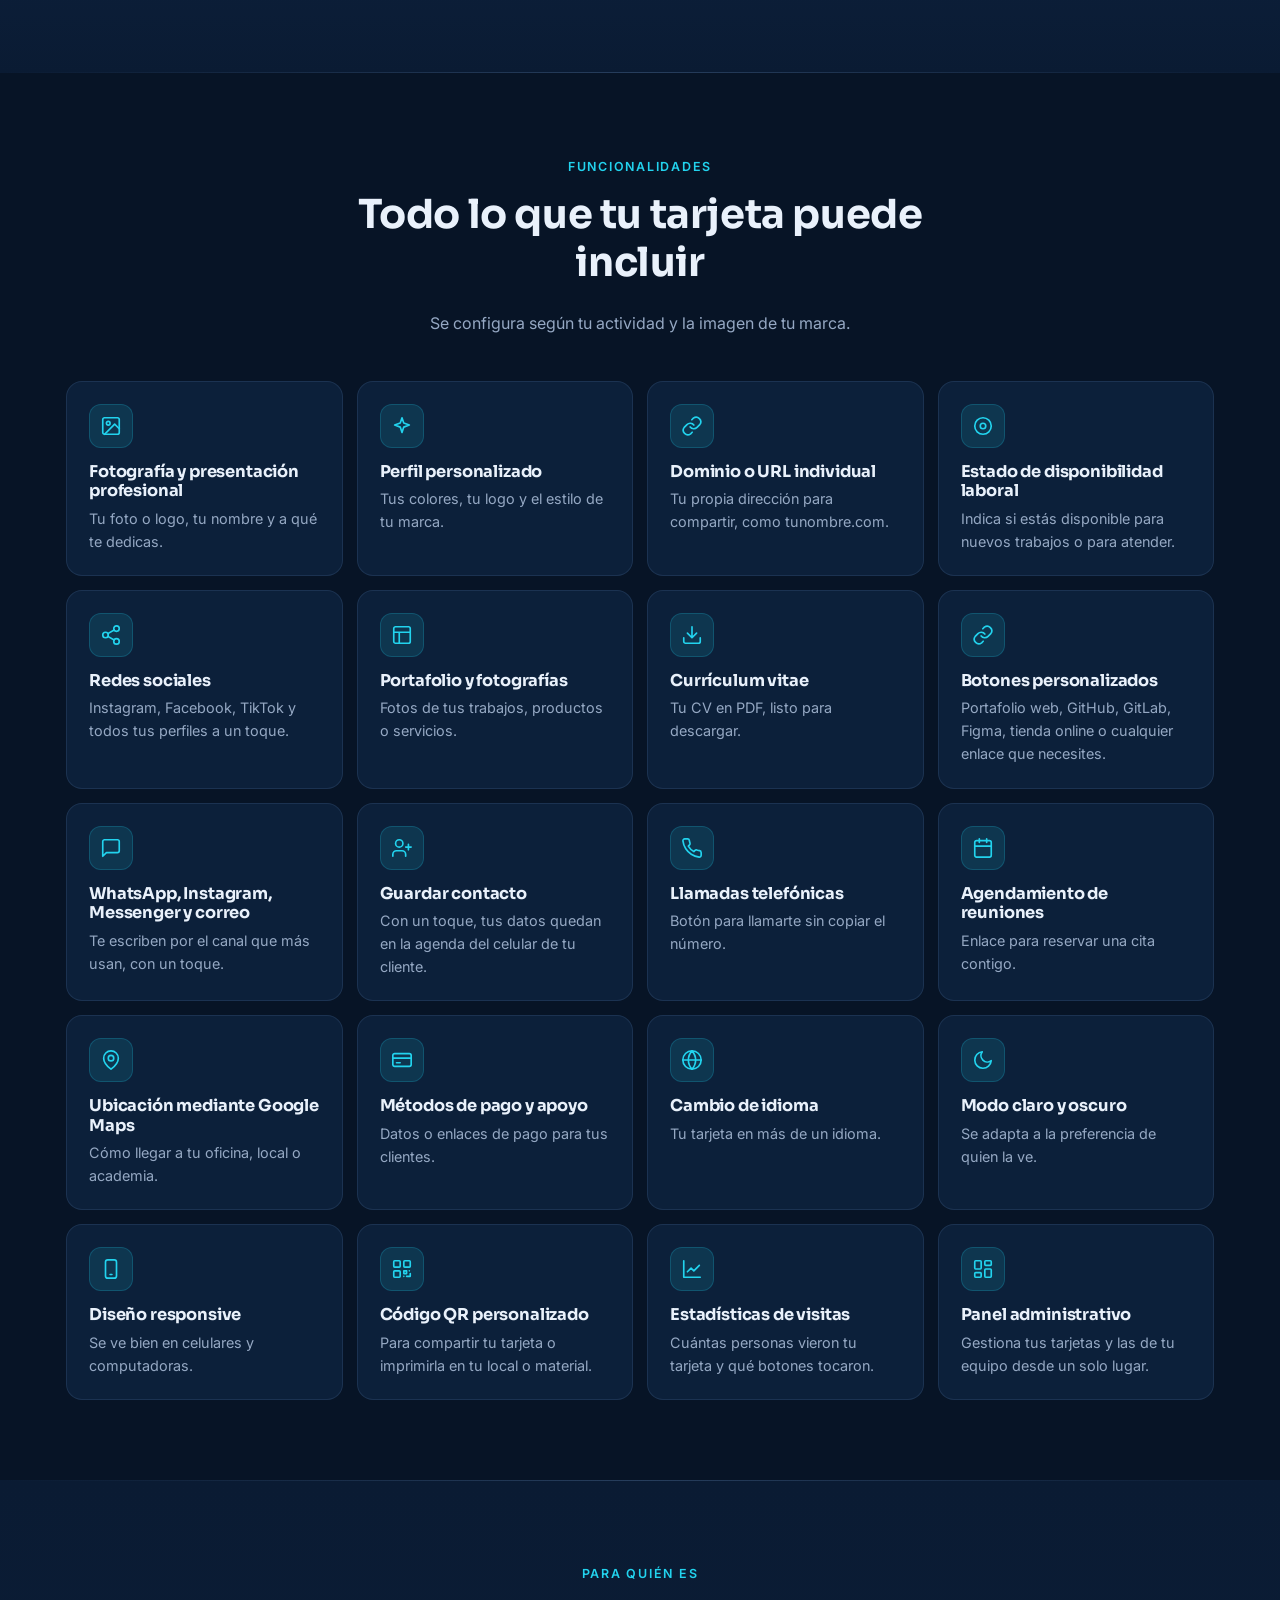
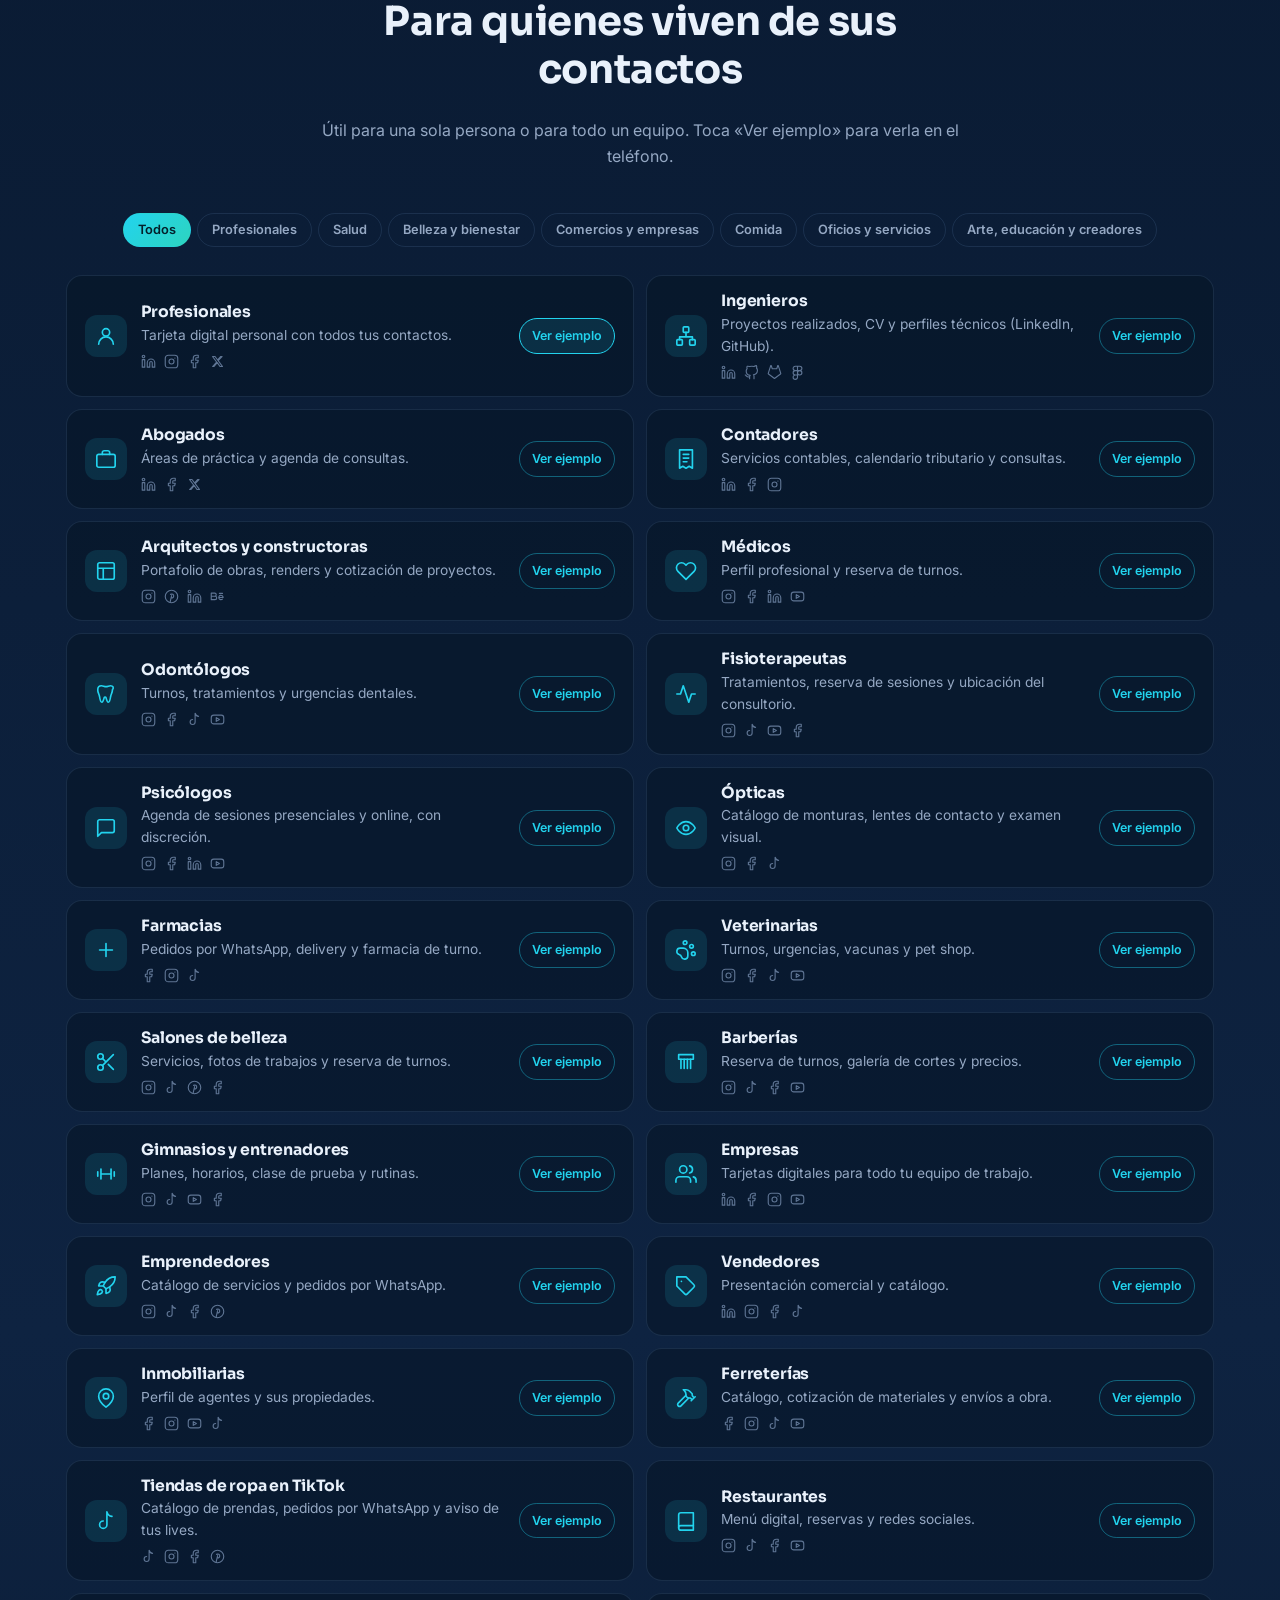
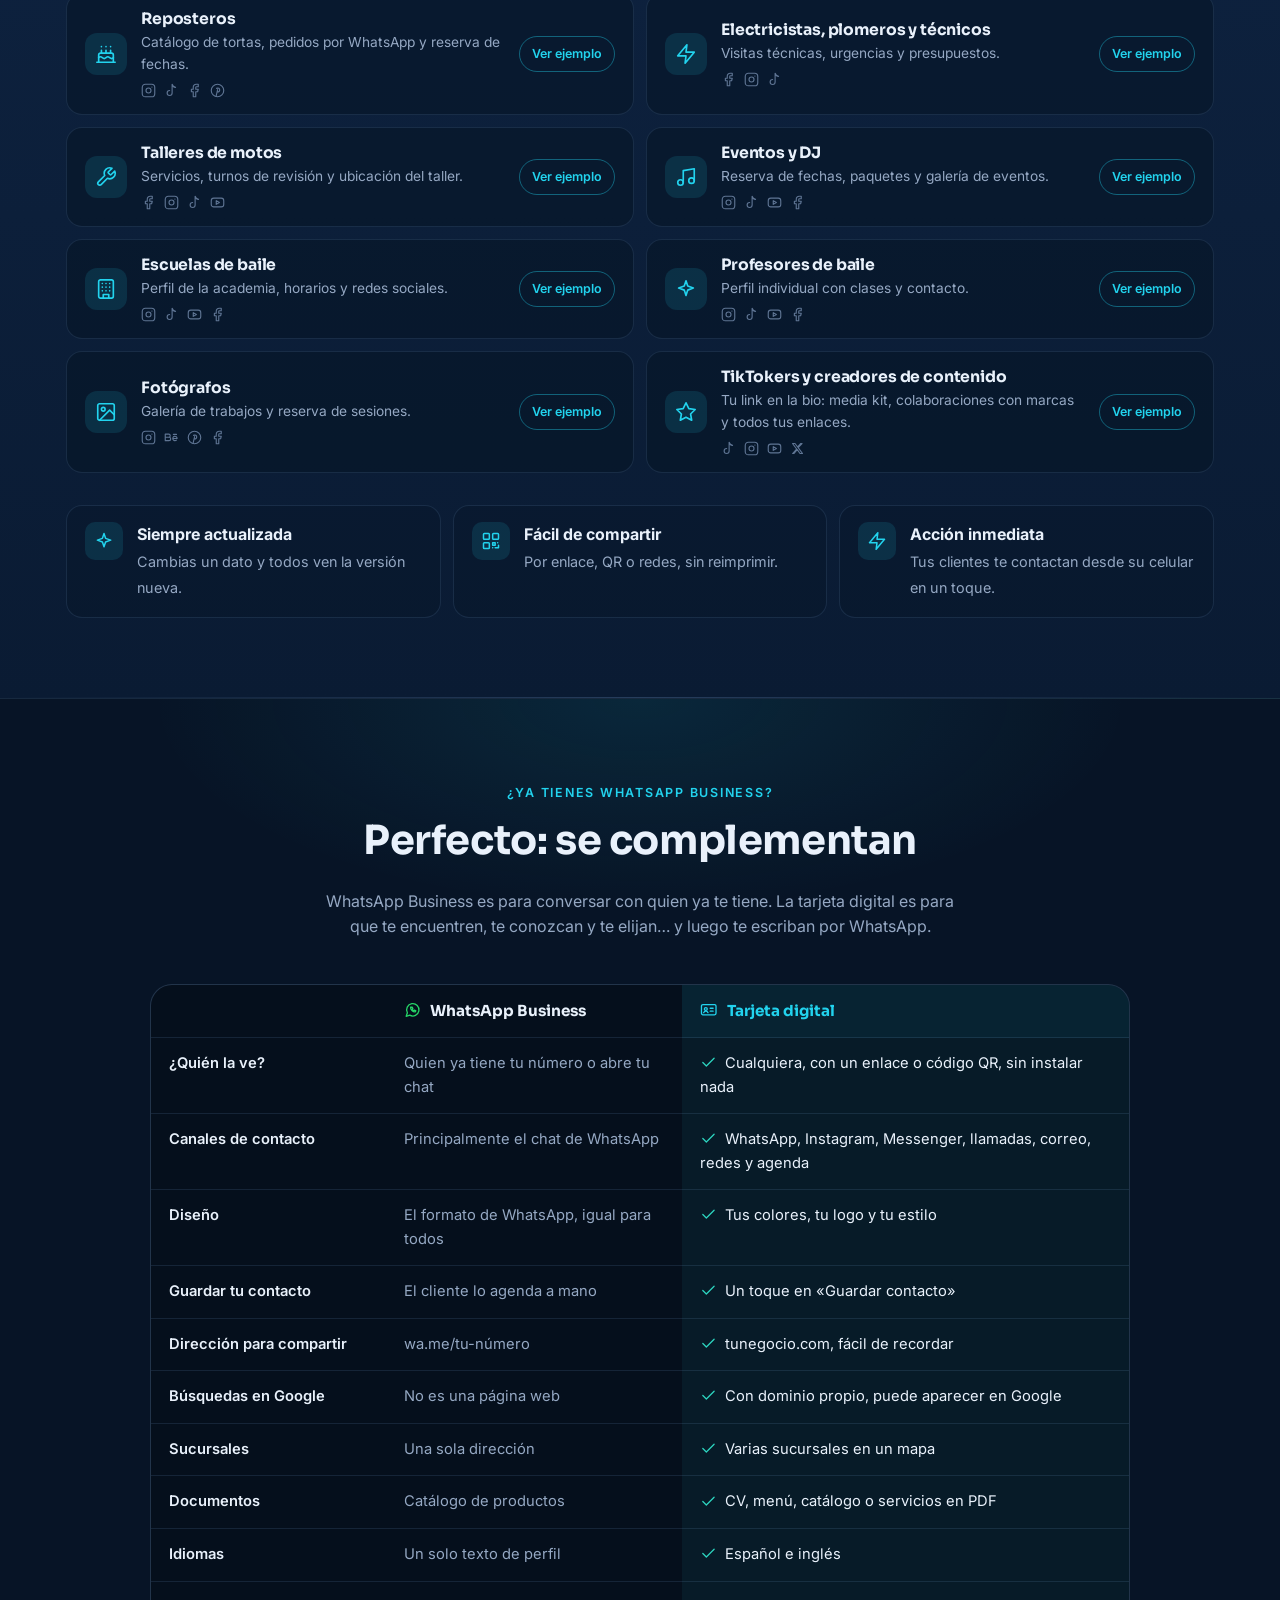
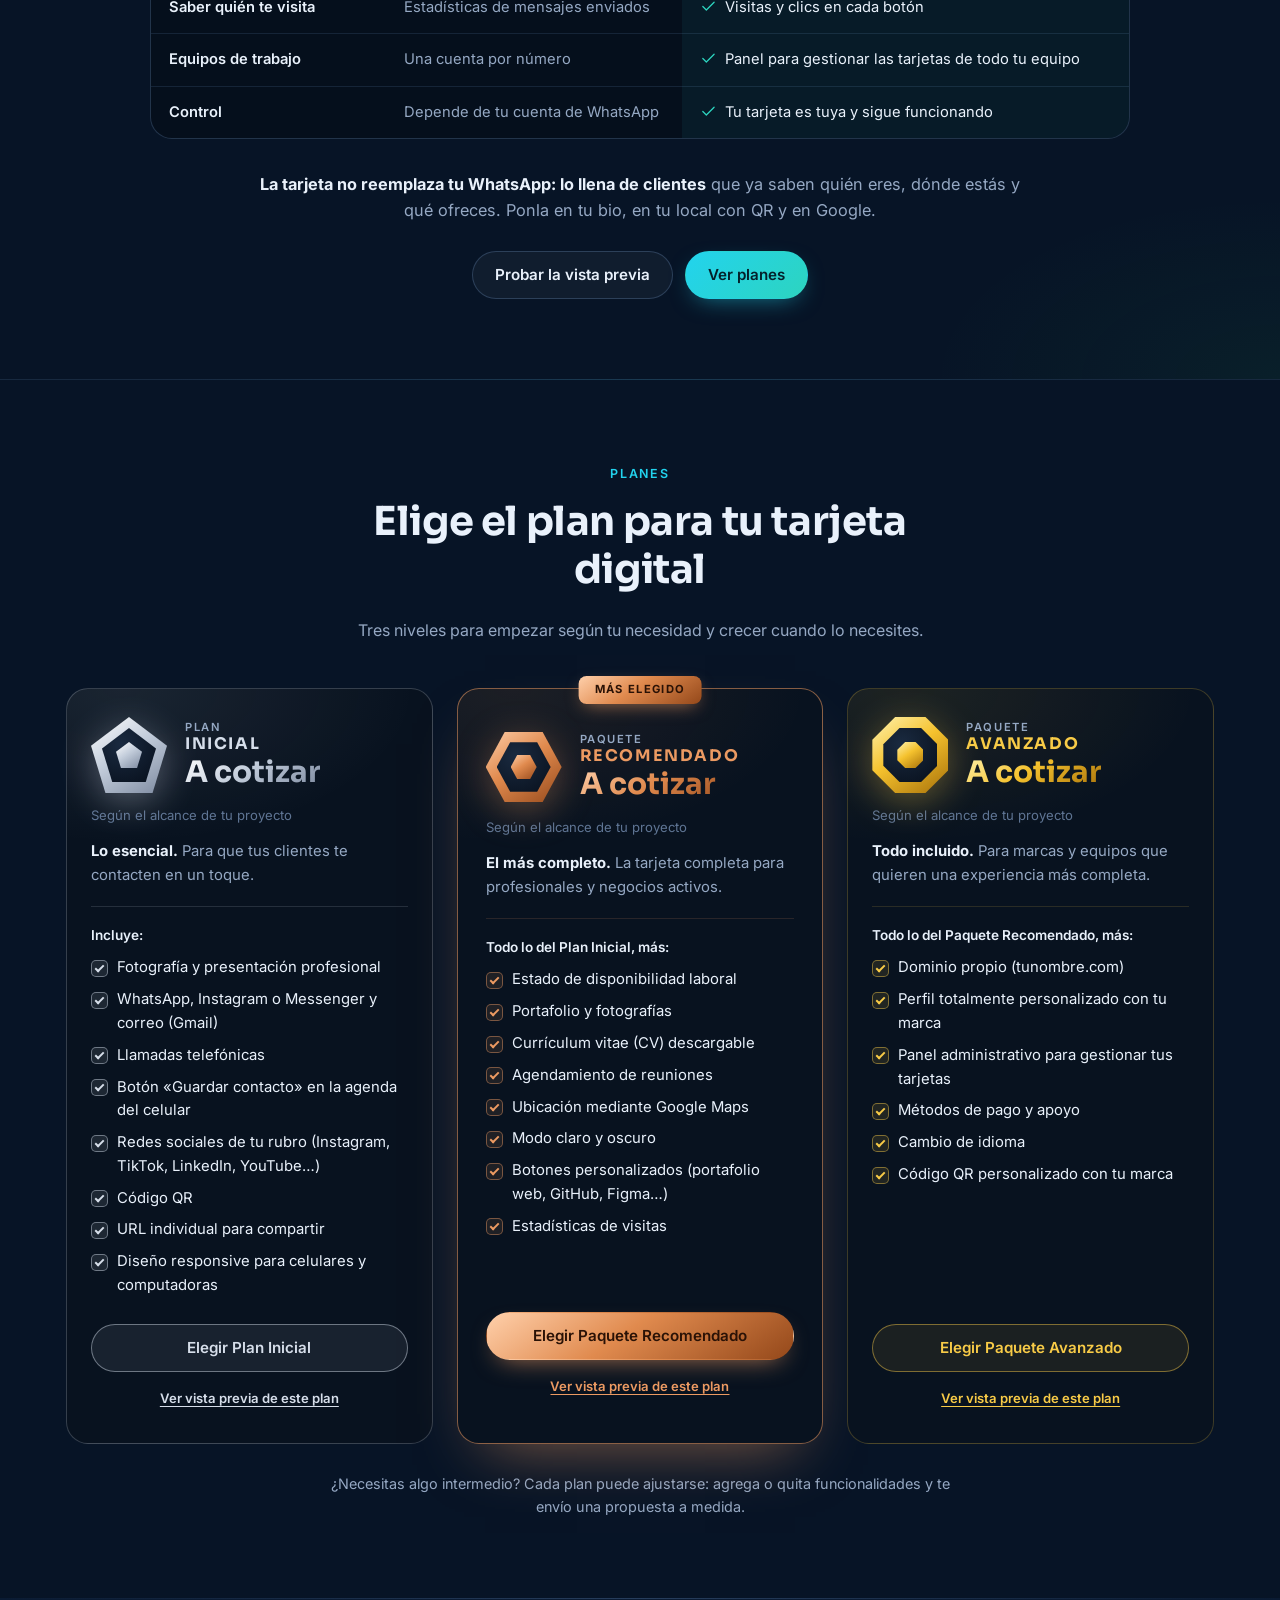
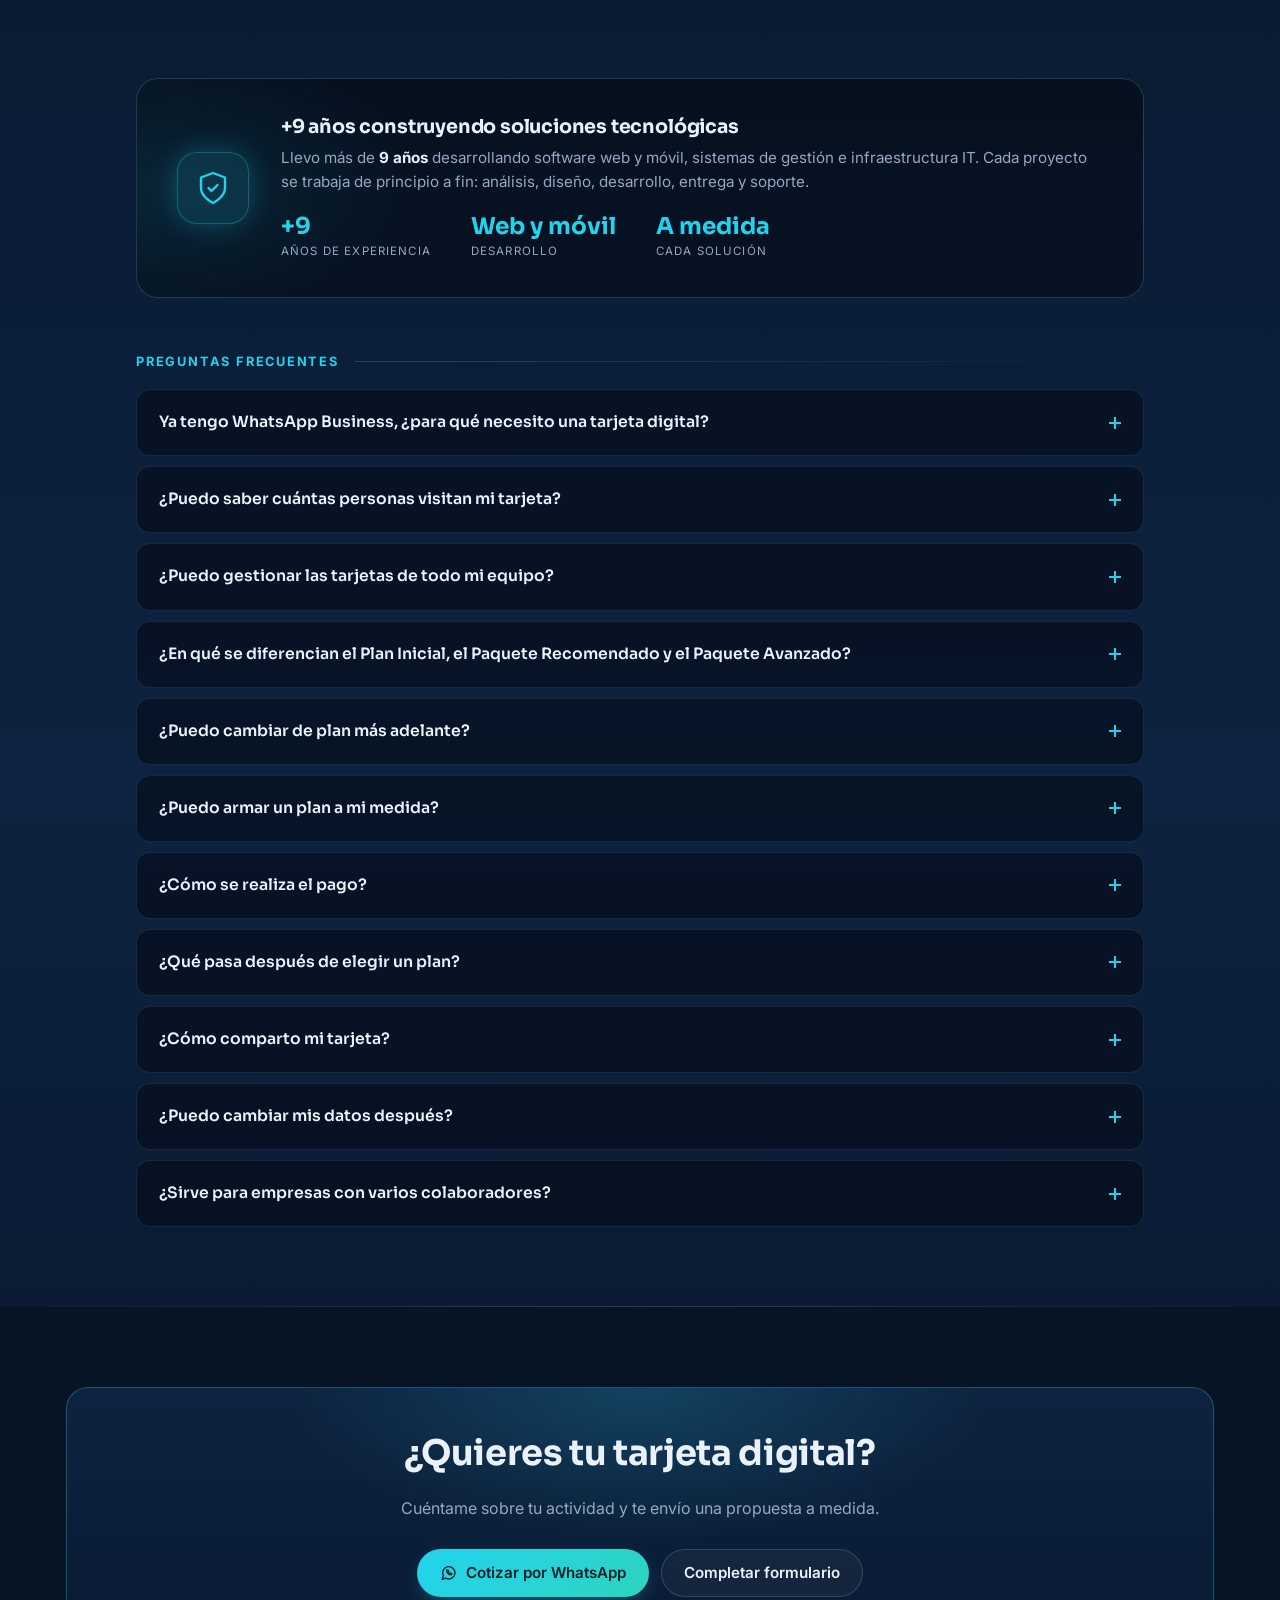
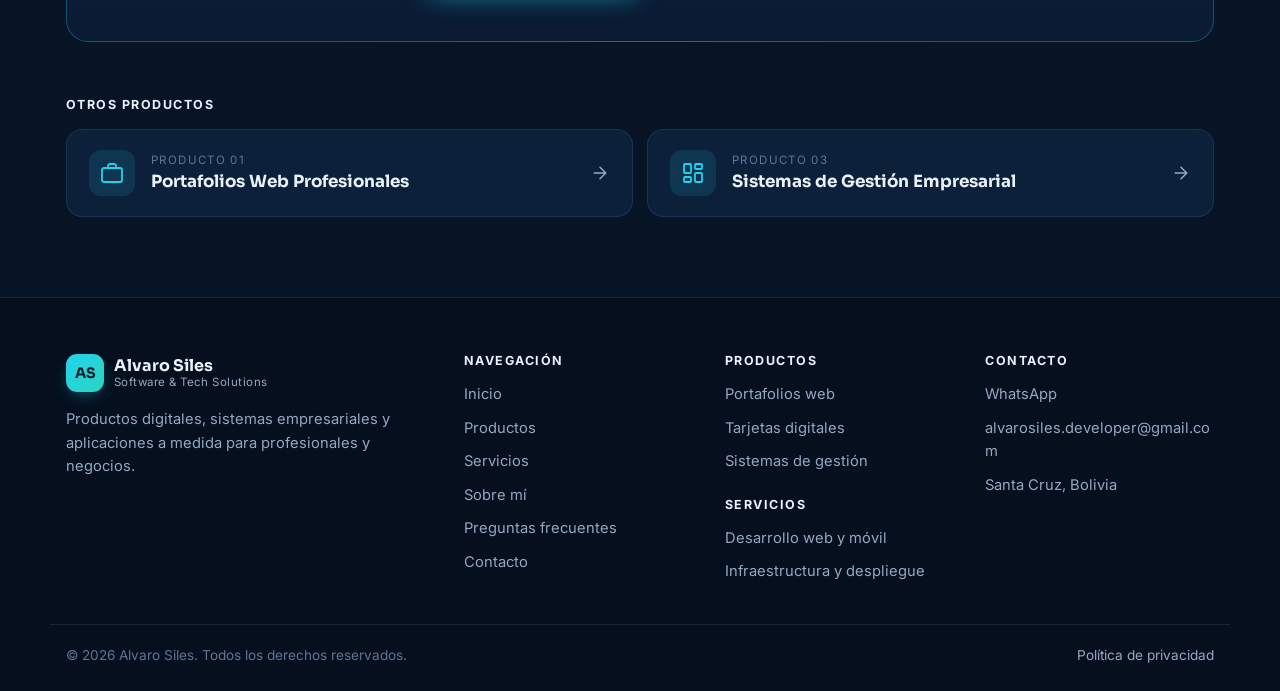
<file: tarjetas-digitales.html>
<!doctype html>
<html lang="es" class="no-js">
<head>
  <meta charset="utf-8">
  <meta name="viewport" content="width=device-width, initial-scale=1">
  <title>Tarjetas Digitales de Presentación · Alvaro Siles</title>
  <meta name="description" content="Tarjetas digitales de presentación personalizadas para profesionales, empresas y comercios: WhatsApp, llamadas, redes, Google Maps, agenda, métodos de pago y código QR.">
  <meta name="theme-color" content="#071426">
  <!-- TODO: reemplazar por tu dominio real -->
  <link rel="canonical" href="https://alvarosiles.cloud/tarjetas-digitales.html">
  <meta property="og:type" content="website">
  <meta property="og:locale" content="es_ES">
  <meta property="og:title" content="Tarjetas Digitales de Presentación">
  <meta property="og:description" content="Una tarjeta siempre actualizada que se comparte con un enlace o un código QR.">
  <meta property="og:url" content="https://alvarosiles.cloud/tarjetas-digitales.html">
  <meta name="twitter:card" content="summary_large_image">
  <link rel="icon" href="assets/img/favicon.svg" type="image/svg+xml">
  <link rel="preconnect" href="https://fonts.googleapis.com">
  <link rel="preconnect" href="https://fonts.gstatic.com" crossorigin>
  <link href="https://fonts.googleapis.com/css2?family=Inter:wght@400;500;600&family=Sora:wght@500;600;700&display=swap" rel="stylesheet">
  <link rel="stylesheet" href="assets/css/styles.css">
  <script type="application/ld+json">
  {
    "@context": "https://schema.org",
    "@type": "Service",
    "name": "Tarjetas Digitales de Presentación",
    "serviceType": "Desarrollo de tarjeta digital de presentación",
    "description": "Tarjetas digitales personalizadas para profesionales, empresas, emprendedores y negocios."
  }
  </script>
  <script>document.documentElement.classList.replace("no-js", "js");</script>
</head>
<body>
<script src="assets/js/icons.js"></script>
<a class="skip-link" href="#main">Saltar al contenido</a>

<header class="site-header">
  <div class="container header-inner">
    <a class="brand" href="index.html" aria-label="Inicio">
      <span class="brand-mark" aria-hidden="true">AS</span>
      <span class="brand-text"><strong data-text="name">Alvaro Siles</strong><small>Software &amp; Tech Solutions</small></span>
    </a>
    <nav class="nav" id="nav" aria-label="Navegación principal">
      <ul class="nav-list">
        <li><a href="index.html#inicio" class="nav-link">Inicio</a></li>
        <li><a href="index.html#productos" class="nav-link active" aria-current="true">Productos</a></li>
        <li><a href="index.html#servicios" class="nav-link">Servicios</a></li>
        <li><a href="index.html#sobre-mi" class="nav-link">Sobre mí</a></li>
        <li><a href="index.html#contacto" class="nav-link">Contacto</a></li>
      </ul>
      <a href="index.html?producto=Tarjeta%20Digital%20de%20Presentaci%C3%B3n#contacto" class="btn btn-primary btn-sm nav-cta">Solicitar cotización</a>
    </nav>
    <button class="nav-toggle" type="button" aria-controls="nav" aria-expanded="false" aria-label="Abrir menú">
      <svg class="icon icon-open"><use href="#i-menu"/></svg>
      <svg class="icon icon-close"><use href="#i-x"/></svg>
    </button>
  </div>
</header>

<main id="main">
  <section class="page-hero">
    <div class="hero-bg" aria-hidden="true"></div>
    <div class="container">
      <nav class="breadcrumb" aria-label="Ruta de navegación">
        <ol>
          <li><a href="index.html">Inicio</a></li>
          <li><a href="index.html#productos">Productos</a></li>
          <li><span aria-current="page">Tarjetas Digitales</span></li>
        </ol>
      </nav>
      <div class="page-hero-grid">
        <div>
          <p class="eyebrow"><span class="dot"></span> Producto 02</p>
          <h1>Tarjetas Digitales de <span class="text-gradient">Presentación</span></h1>
          <p class="lead">Tu tarjeta de presentación en el celular de tus clientes: con un toque te escriben por WhatsApp, te llaman, ven tu ubicación o agendan una reunión. Se comparte con un enlace o un código QR.</p>
          <div class="page-actions">
            <button type="button" class="btn btn-primary" data-wa="Tarjeta Digital de Presentación"><svg class="icon"><use href="#i-whatsapp"/></svg> Cotizar por WhatsApp</button>
            <a href="#planes" class="btn btn-ghost">Ver planes</a>
          </div>
          <div class="persona-pick">
            <p class="persona-title">Una tarjeta para cada tipo de cliente</p>
            <p class="persona-sub">Elige un perfil y mira cómo cambia la tarjeta.</p>
            <!-- persona-filter -->
            <div class="persona-filter" data-cat-filter>
              <div class="cat-tabs" role="group" aria-label="Categorías de clientes">
                <button type="button" data-cat-tab="profesionales" aria-pressed="true">Profesionales</button>
                <button type="button" data-cat-tab="salud" aria-pressed="false">Salud</button>
                <button type="button" data-cat-tab="belleza" aria-pressed="false">Belleza y bienestar</button>
                <button type="button" data-cat-tab="comercios" aria-pressed="false">Comercios y empresas</button>
                <button type="button" data-cat-tab="comida" aria-pressed="false">Comida</button>
                <button type="button" data-cat-tab="oficios" aria-pressed="false">Oficios y servicios</button>
                <button type="button" data-cat-tab="creativos" aria-pressed="false">Arte, educación y creadores</button>
              </div>
              <div class="persona-chips" role="group" aria-label="Perfil de ejemplo para la vista previa">
                <button type="button" data-pv-persona="independiente" data-cat="profesionales" aria-pressed="true">Profesionales</button>
                <button type="button" data-pv-persona="ingeniero" data-cat="profesionales" aria-pressed="false">Ingenieros</button>
                <button type="button" data-pv-persona="abogado" data-cat="profesionales" aria-pressed="false">Abogados</button>
                <button type="button" data-pv-persona="contador" data-cat="profesionales" aria-pressed="false">Contadores</button>
                <button type="button" data-pv-persona="arquitecto" data-cat="profesionales" aria-pressed="false">Arquitectos y constructoras</button>
                <button type="button" data-pv-persona="medico" data-cat="salud" aria-pressed="false" hidden>Médicos</button>
                <button type="button" data-pv-persona="odontologo" data-cat="salud" aria-pressed="false" hidden>Odontólogos</button>
                <button type="button" data-pv-persona="fisio" data-cat="salud" aria-pressed="false" hidden>Fisioterapeutas</button>
                <button type="button" data-pv-persona="psico" data-cat="salud" aria-pressed="false" hidden>Psicólogos</button>
                <button type="button" data-pv-persona="optica" data-cat="salud" aria-pressed="false" hidden>Ópticas</button>
                <button type="button" data-pv-persona="farmacia" data-cat="salud" aria-pressed="false" hidden>Farmacias</button>
                <button type="button" data-pv-persona="veterinario" data-cat="salud" aria-pressed="false" hidden>Veterinarias</button>
                <button type="button" data-pv-persona="salon" data-cat="belleza" aria-pressed="false" hidden>Salones de belleza</button>
                <button type="button" data-pv-persona="barberia" data-cat="belleza" aria-pressed="false" hidden>Barberías</button>
                <button type="button" data-pv-persona="gimnasio" data-cat="belleza" aria-pressed="false" hidden>Gimnasios y entrenadores</button>
                <button type="button" data-pv-persona="empresa" data-cat="comercios" aria-pressed="false" hidden>Empresas</button>
                <button type="button" data-pv-persona="emprendedor" data-cat="comercios" aria-pressed="false" hidden>Emprendedores</button>
                <button type="button" data-pv-persona="vendedor" data-cat="comercios" aria-pressed="false" hidden>Vendedores</button>
                <button type="button" data-pv-persona="inmobiliaria" data-cat="comercios" aria-pressed="false" hidden>Inmobiliarias</button>
                <button type="button" data-pv-persona="ferreteria" data-cat="comercios" aria-pressed="false" hidden>Ferreterías</button>
                <button type="button" data-pv-persona="tiendaropa" data-cat="comercios" aria-pressed="false" hidden>Tiendas de ropa en TikTok</button>
                <button type="button" data-pv-persona="restaurante" data-cat="comida" aria-pressed="false" hidden>Restaurantes</button>
                <button type="button" data-pv-persona="tortera" data-cat="comida" aria-pressed="false" hidden>Reposteros</button>
                <button type="button" data-pv-persona="tecnico" data-cat="oficios" aria-pressed="false" hidden>Electricistas, plomeros y técnicos</button>
                <button type="button" data-pv-persona="taller" data-cat="oficios" aria-pressed="false" hidden>Talleres de motos</button>
                <button type="button" data-pv-persona="eventos" data-cat="oficios" aria-pressed="false" hidden>Eventos y DJ</button>
                <button type="button" data-pv-persona="escuela" data-cat="creativos" aria-pressed="false" hidden>Escuelas de baile</button>
                <button type="button" data-pv-persona="baile" data-cat="creativos" aria-pressed="false" hidden>Profesores de baile</button>
                <button type="button" data-pv-persona="fotografo" data-cat="creativos" aria-pressed="false" hidden>Fotógrafos</button>
                <button type="button" data-pv-persona="tiktoker" data-cat="creativos" aria-pressed="false" hidden>TikTokers y creadores de contenido</button>
              </div>
            </div>
            <!-- /persona-filter -->
          </div>
        </div>
        <!-- Prototipo interactivo: vista previa de la tarjeta según el plan -->
        <div class="page-visual card-proto" id="vista-previa" data-plan-preview data-level="1">
          <button type="button" class="cp-max" data-pv-max aria-pressed="false" aria-label="Maximizar vista previa" title="Maximizar">
            <svg class="icon icon-open" aria-hidden="true"><use href="#i-maximize"/></svg>
            <svg class="icon icon-close" aria-hidden="true"><use href="#i-minimize"/></svg>
          </button>
          <div class="cp-switch" role="radiogroup" aria-label="Ver la tarjeta según el plan">
            <button type="button" role="radio" aria-checked="true" class="tier-silver" data-level="1" data-title="Plan Inicial" data-desc="Incluye foto y presentación, WhatsApp, Instagram o Messenger, llamadas, correo, redes de tu rubro, guardar contacto y código QR." data-hint="Desliza dentro del teléfono para ver toda la tarjeta.">Inicial</button>
            <button type="button" role="radio" aria-checked="false" class="tier-bronze" data-level="2" tabindex="-1" data-title="Paquete Recomendado" data-desc="Suma disponibilidad laboral, portafolio, CV, botones personalizados (portafolio web, GitHub, Figma…), agenda, Google Maps, modo claro/oscuro y estadísticas." data-hint="Prueba el botón de modo claro/oscuro arriba a la derecha.">Recomendado</button>
            <button type="button" role="radio" aria-checked="false" class="tier-gold" data-level="3" tabindex="-1" data-title="Paquete Avanzado" data-desc="Suma dominio propio, perfil personalizado, panel administrativo, métodos de pago, cambio de idioma y QR con tu marca." data-hint="Mira la dirección al final de la tarjeta: ahora es tu dominio propio. Prueba también ES / EN.">Avanzado</button>
          </div>

          <div class="cp-phone pv-device" data-level="1">
            <div class="cp-notch" aria-hidden="true"></div>
            <div class="cp-top">
              <button type="button" class="cp-chip lv-3" data-pv-lang aria-label="Cambiar idioma">ES</button>
              <button type="button" class="cp-chip lv-2" data-pv-theme aria-label="Cambiar a modo claro">
                <svg class="icon"><use href="#i-moon"/></svg>
              </button>
            </div>
            <div class="cp-toast" data-pv-toast role="status" aria-live="polite"></div>
            <div class="cp-screen pv-screen" tabindex="0" aria-label="Vista previa de la tarjeta digital">

              <div class="cp-cover"><span class="cp-brand lv-3">TU MARCA</span></div>
              <div class="cp-avatar" aria-hidden="true" data-pv-field="initials">TN</div>
              <p class="cp-name" data-pv-field="name">Tu Nombre</p>
              <p class="cp-role" data-pv-field="role" data-es="Tu profesión · Tu empresa" data-en="Your role · Your company">Tu profesión · Tu empresa</p>
              <span class="cp-status lv-2"><i></i><span data-pv-field="status" data-es="Disponible" data-en="Available">Disponible</span></span>

              <div class="cp-actions">
                <span class="cp-act"><svg class="icon"><use href="#i-whatsapp"/></svg><small>WhatsApp</small></span>
                <span class="cp-act"><svg class="icon"><use href="#i-instagram" data-pv-icon="chat2"/></svg><small data-pv-field="chat2" data-es="Instagram" data-en="Instagram">Instagram</small></span>
                <span class="cp-act"><svg class="icon"><use href="#i-call"/></svg><small data-es="Llamar" data-en="Call">Llamar</small></span>
                <span class="cp-act"><svg class="icon"><use href="#i-mail"/></svg><small data-es="Correo" data-en="Email">Correo</small></span>
              </div>

              <div class="cp-social" aria-label="Redes sociales y perfiles" data-pv-social>
                <span><svg class="icon"><use href="#i-linkedin"/></svg></span>
                <span><svg class="icon"><use href="#i-github"/></svg></span>
                <span><svg class="icon"><use href="#i-gitlab"/></svg></span>
                <span><svg class="icon"><use href="#i-figma"/></svg></span>
                <span><svg class="icon"><use href="#i-instagram"/></svg></span>
              </div>

              <button type="button" class="cp-save" data-pv-vcard>
                <svg class="icon" aria-hidden="true"><use href="#i-userplus"/></svg>
                <span data-es="Guardar contacto" data-en="Save contact">Guardar contacto</span>
              </button>

              <div class="cp-block lv-2" data-pv-scroll>
                <span class="cp-btn"><svg class="icon"><use href="#i-calendar"/></svg><span data-pv-field="cta" data-es="Agendar reunión" data-en="Book a meeting">Agendar reunión</span></span>
              </div>

              <div class="cp-block cp-file lv-2">
                <span class="cp-file-ico" aria-hidden="true">PDF</span>
                <span class="cp-file-txt">
                  <b data-pv-field="cv" data-es="Currículum vitae" data-en="Curriculum vitae">Currículum vitae</b>
                  <small data-es="Documento PDF" data-en="PDF document">Documento PDF</small>
                </span>
                <span class="cp-file-dl" aria-hidden="true"><svg class="icon"><use href="#i-download"/></svg></span>
              </div>

              <div class="cp-block lv-2">
                <p class="cp-label" data-es="Enlaces" data-en="Links">Enlaces</p>
                <div class="cp-links" data-pv-links></div>
              </div>

              <div class="cp-block lv-2">
                <p class="cp-label" data-pv-field="a4" data-es="Ubicación" data-en="Location">Ubicación</p>
                <div class="cp-map" aria-hidden="true" data-pv-map><svg class="icon"><use href="#i-pin"/></svg></div>
                <ul class="cp-branches" data-pv-branches hidden></ul>
                <a class="cp-link" data-pv-maplink target="_blank" rel="noopener" data-es="Ver en Google Maps" data-en="Open in Google Maps">Ver en Google Maps</a>
              </div>

              <div class="cp-block lv-2">
                <p class="cp-label" data-pv-field="projects" data-es="Proyectos" data-en="Projects">Proyectos</p>
                <div class="cp-thumbs" aria-hidden="true"><i></i><i></i><i></i></div>
              </div>

              <div class="cp-block lv-3" data-pv-scroll>
                <p class="cp-label" data-es="Métodos de pago" data-en="Payment methods">Métodos de pago</p>
                <div class="cp-pay">
                  <span><svg class="icon"><use href="#i-qr"/></svg><span data-es="QR de pago" data-en="Payment QR">QR de pago</span></span>
                  <span><svg class="icon"><use href="#i-card"/></svg><span data-es="Transferencia" data-en="Bank transfer">Transferencia</span></span>
                  <span><svg class="icon"><use href="#i-heart"/></svg><span data-es="Apoyo" data-en="Support">Apoyo</span></span>
                </div>
              </div>

              <div class="cp-block cp-share">
                <div class="cp-qr pv-qr" aria-hidden="true"><span class="cp-qr-logo lv-3">AS</span></div>
                <p class="cp-label" data-es="Escanea para compartir" data-en="Scan to share">Escanea para compartir</p>
              </div>
              <p class="cp-foot"><svg class="icon" aria-hidden="true"><use href="#i-link"/></svg><span class="lv-max-2" data-pv-field="slug">tarjetas.tudominio.com/tunombre</span><span class="lv-3" data-pv-field="site">tunombre.com</span></p>
            </div>
          </div>

          <!-- Perfiles de ejemplo: [español, inglés]. Colores: accent / accent2 -->
          <script type="application/json" data-pv-personas>
          {
            "independiente": {"accent": "#22d3ee", "accent2": "#2dd4bf", "name": ["Tu Nombre", "Your Name"], "initials": ["TN"], "role": ["Tu profesión · Tu especialidad", "Your profession · Your specialty"], "status": ["Disponible", "Available"], "a4": ["Ubicación", "Location"], "cta": ["Agendar reunión", "Book a meeting"], "projects": ["Proyectos", "Projects"], "cv": ["Currículum vitae", "Curriculum vitae"], "site": ["tunombre.com"], "social": ["linkedin", "instagram", "facebook", "x"], "slug": ["tarjetas.tudominio.com/tunombre"], "chat2": ["Ubicación", "Location"], "icons": {"chat2": "pin"}, "links": [["globe", "Portafolio web", "Web portfolio"], ["briefcase", "Mis servicios", "My services"], ["calendar", "Agenda una llamada", "Book a call"], ["book", "Artículos y publicaciones", "Articles & posts"], ["star", "Reseñas de clientes", "Client reviews"]]},
            "ingeniero": {"accent": "#f59e0b", "accent2": "#0ea5e9", "name": ["Tu Nombre", "Your Name"], "initials": ["TN"], "role": ["Ingeniero/a · Tu especialidad", "Engineer · Your specialty"], "status": ["Disponible para proyectos", "Available for projects"], "a4": ["Oficina", "Office"], "cta": ["Solicitar cotización", "Request a quote"], "ctaIcon": "message", "projects": ["Proyectos realizados", "Completed projects"], "cv": ["Currículum vitae", "Curriculum vitae"], "site": ["tunombre.com"], "social": ["linkedin", "github", "gitlab", "figma"], "slug": ["tarjetas.tudominio.com/tunombre"], "chat2": ["Telegram", "Telegram"], "icons": {"chat2": "telegram"}, "links": [["globe", "Portafolio web", "Web portfolio"], ["github", "Repositorios en GitHub", "GitHub repositories"], ["gitlab", "Proyectos en GitLab", "GitLab projects"], ["figma", "Diseños en Figma", "Figma designs"], ["award", "Certificaciones", "Certifications"], ["code", "Blog técnico", "Tech blog"]]},
            "abogado": {"accent": "#d4af37", "accent2": "#9f1239", "name": ["Tu Nombre", "Your Name"], "initials": ["TN"], "role": ["Abogado/a · Derecho civil, laboral y familiar", "Lawyer · Civil, labor and family law"], "status": ["Atención con cita previa", "By appointment"], "a4": ["Estudio jurídico", "Law office"], "cta": ["Agendar consulta", "Book a consultation"], "projects": ["Áreas de práctica", "Practice areas"], "cv": ["Servicios legales", "Legal services"], "site": ["tunombre.com"], "social": ["linkedin", "facebook", "x"], "slug": ["tarjetas.tudominio.com/tunombre"], "chat2": ["Ubicación", "Location"], "icons": {"chat2": "pin"}, "links": [["globe", "Sitio del estudio jurídico", "Law firm website"], ["briefcase", "Áreas de práctica", "Practice areas"], ["calendar", "Consulta en línea", "Online consultation"], ["book", "Artículos jurídicos", "Legal articles"], ["star", "Reseñas de clientes", "Client reviews"]]},
            "contador": {"accent": "#34d399", "accent2": "#3b82f6", "name": ["Tu Nombre", "Your Name"], "initials": ["TN"], "role": ["Contador/a · Impuestos y contabilidad", "Accountant · Taxes & bookkeeping"], "status": ["Atención con cita previa", "By appointment"], "a4": ["Oficina", "Office"], "cta": ["Agendar consulta", "Book a consultation"], "projects": ["Servicios contables", "Accounting services"], "cv": ["Servicios y honorarios", "Services & fees"], "site": ["tunombre.com"], "social": ["linkedin", "facebook", "instagram"], "chat2": ["Messenger", "Messenger"], "icons": {"chat2": "messenger"}, "links": [["receipt", "Servicios contables", "Accounting services"], ["calendar", "Calendario tributario", "Tax calendar"], ["book", "Requisitos para abrir tu empresa", "How to register your business"], ["upload", "Envío de documentos", "Send documents"], ["card", "Honorarios", "Fees"]], "slug": ["tarjetas.tudominio.com/tunombre"]},
            "arquitecto": {"accent": "#cbd5e1", "accent2": "#0ea5e9", "name": ["Tu Nombre", "Your Name"], "initials": ["TN"], "role": ["Arquitecto/a · Diseño y construcción", "Architect · Design & construction"], "status": ["Disponible para nuevos proyectos", "Available for new projects"], "a4": ["Estudio", "Studio"], "cta": ["Cotizar mi proyecto", "Quote my project"], "ctaIcon": "message", "projects": ["Obras realizadas", "Completed works"], "cv": ["Portafolio de obras", "Works portfolio"], "site": ["tunombre.com"], "social": ["instagram", "pinterest", "linkedin", "behance"], "chat2": ["Instagram", "Instagram"], "icons": {"chat2": "instagram"}, "links": [["building", "Portafolio de obras", "Works portfolio"], ["layout", "Planos y renders", "Plans & renders"], ["sliders", "Cómo trabajamos", "Our process"], ["wrench", "Remodelaciones", "Renovations"], ["receipt", "Cotizar obra", "Get a quote"]], "slug": ["tarjetas.tudominio.com/tunombre"]},
            "medico": {"accent": "#38bdf8", "accent2": "#34d399", "name": ["Tu Nombre", "Your Name"], "initials": ["TN"], "role": ["Médico/a · Tu especialidad", "Doctor · Your specialty"], "status": ["Atendiendo hoy", "Seeing patients today"], "a4": ["Consultorio", "Clinic"], "cta": ["Reservar turno", "Book an appointment"], "projects": ["Servicios", "Services"], "cv": ["Horarios de atención", "Office hours"], "site": ["tunombre.com"], "social": ["instagram", "facebook", "linkedin", "youtube"], "slug": ["tarjetas.tudominio.com/tunombre"], "chat2": ["Messenger", "Messenger"], "icons": {"chat2": "messenger"}, "links": [["calendar", "Turnos en línea", "Online booking"], ["heart", "Especialidades y servicios", "Specialties & services"], ["shield", "Seguros y convenios", "Insurance & agreements"], ["book", "Consejos de salud", "Health tips"], ["star", "Reseñas de pacientes", "Patient reviews"]]},
            "odontologo": {"accent": "#60a5fa", "accent2": "#a7f3d0", "name": ["Tu Nombre", "Your Name"], "initials": ["TN"], "role": ["Odontólogo/a · Estética dental y ortodoncia", "Dentist · Cosmetic dentistry & orthodontics"], "status": ["Atendiendo hoy", "Seeing patients today"], "a4": ["Consultorio", "Clinic"], "cta": ["Reservar turno", "Book an appointment"], "projects": ["Antes y después", "Before & after"], "cv": ["Tratamientos y precios", "Treatments & prices"], "site": ["tunombre.com"], "social": ["instagram", "facebook", "tiktok", "youtube"], "chat2": ["Messenger", "Messenger"], "icons": {"chat2": "messenger"}, "links": [["calendar", "Reservar turno", "Book an appointment"], ["sparkles", "Tratamientos", "Treatments"], ["zap", "Urgencias dentales", "Dental emergencies"], ["card", "Planes de pago", "Payment plans"], ["star", "Reseñas de pacientes", "Patient reviews"]], "slug": ["tarjetas.tudominio.com/tunombre"]},
            "fisio": {"accent": "#14b8a6", "accent2": "#84cc16", "name": ["Tu Nombre", "Your Name"], "initials": ["TN"], "role": ["Fisioterapeuta · Rehabilitación y deportiva", "Physiotherapist · Rehab & sports"], "status": ["Turnos disponibles esta semana", "Appointments this week"], "a4": ["Consultorio", "Clinic"], "cta": ["Reservar sesión", "Book a session"], "projects": ["Tratamientos", "Treatments"], "cv": ["Tratamientos y servicios", "Treatments & services"], "site": ["tunombre.com"], "social": ["instagram", "tiktok", "youtube", "facebook"], "slug": ["tarjetas.tudominio.com/tunombre"], "chat2": ["Messenger", "Messenger"], "icons": {"chat2": "messenger"}, "links": [["calendar", "Reservar sesión online", "Book online"], ["activity", "Tratamientos", "Treatments"], ["youtube", "Rutinas de ejercicios", "Exercise routines"], ["book", "Guía de cuidados", "Care guide"], ["star", "Reseñas de pacientes", "Patient reviews"]]},
            "psico": {"accent": "#a78bfa", "accent2": "#60a5fa", "name": ["Tu Nombre", "Your Name"], "initials": ["TN"], "role": ["Psicólogo/a · Terapia individual y de pareja", "Psychologist · Individual & couples therapy"], "status": ["Sesiones presenciales y online", "In-person & online sessions"], "a4": ["Consultorio", "Office"], "cta": ["Agendar sesión", "Book a session"], "projects": ["Talleres y charlas", "Workshops & talks"], "cv": ["Enfoque y servicios", "Approach & services"], "site": ["tunombre.com"], "social": ["instagram", "facebook", "linkedin", "youtube"], "slug": ["tarjetas.tudominio.com/tunombre"], "chat2": ["Instagram", "Instagram"], "icons": {"chat2": "instagram"}, "links": [["calendar", "Sesiones online", "Online sessions"], ["book", "Cómo es la primera consulta", "Your first session"], ["users", "Talleres y grupos", "Workshops & groups"], ["youtube", "Charlas y videos", "Talks & videos"], ["card", "Honorarios y formas de pago", "Fees & payment"]]},
            "optica": {"accent": "#38bdf8", "accent2": "#818cf8", "logo": true, "name": ["Tu Óptica", "Your Optician"], "initials": ["TO"], "role": ["Lentes, anteojos y examen visual", "Glasses, lenses & eye exams"], "status": ["Examen visual hoy", "Eye exams today"], "a4": ["Cómo llegar", "Directions"], "cta": ["Reservar examen visual", "Book an eye exam"], "projects": ["Monturas destacadas", "Featured frames"], "cv": ["Catálogo de monturas", "Frames catalog"], "site": ["tuoptica.com"], "social": ["instagram", "facebook", "tiktok"], "chat2": ["Messenger", "Messenger"], "icons": {"chat2": "messenger"}, "links": [["image", "Catálogo de monturas", "Frames catalog"], ["eye", "Lentes de contacto", "Contact lenses"], ["calendar", "Examen visual", "Eye exam"], ["tag", "Promociones", "Offers"], ["shield", "Obras sociales y seguros", "Insurance plans"]], "slug": ["tarjetas.tudominio.com/tuoptica"]},
            "farmacia": {"accent": "#22c55e", "accent2": "#06b6d4", "logo": true, "name": ["Tu Farmacia", "Your Pharmacy"], "initials": ["+"], "role": ["Farmacia y perfumería", "Pharmacy & beauty"], "status": ["De turno hoy", "On duty today"], "a4": ["Nuestras sucursales", "Our locations"], "cta": ["Pedir por WhatsApp", "Order on WhatsApp"], "ctaIcon": "whatsapp", "projects": ["Ofertas destacadas", "Featured deals"], "cv": ["Lista de productos", "Product list"], "site": ["tufarmacia.com"], "branches": [["Casa central", "Main store", "Av. Ejemplo 123"], ["Sucursal Norte", "North branch", "Calle Ejemplo 456"], ["Sucursal Sur", "South branch", "Av. del Parque 789"]], "social": ["facebook", "instagram", "tiktok"], "chat2": ["Messenger", "Messenger"], "icons": {"chat2": "messenger"}, "links": [["box", "Pedidos y delivery", "Orders & delivery"], ["clock", "Farmacias de turno", "On-duty pharmacies"], ["tag", "Ofertas del mes", "Monthly deals"], ["activity", "Control de presión", "Blood pressure check"], ["shield", "Obras sociales y seguros", "Insurance plans"]], "slug": ["tarjetas.tudominio.com/tufarmacia"]},
            "veterinario": {"accent": "#34d399", "accent2": "#fbbf24", "logo": true, "name": ["Tu Veterinaria", "Your Vet Clinic"], "initials": ["TV"], "role": ["Clínica veterinaria · Perros y gatos", "Vet clinic · Dogs & cats"], "status": ["Urgencias 24 h", "24h emergencies"], "a4": ["Clínica", "Clinic"], "cta": ["Reservar consulta", "Book a visit"], "projects": ["Nuestros pacientes", "Our patients"], "cv": ["Servicios y vacunas", "Services & vaccines"], "site": ["tuveterinaria.com"], "social": ["instagram", "facebook", "tiktok", "youtube"], "slug": ["tarjetas.tudominio.com/tuveterinaria"], "chat2": ["Messenger", "Messenger"], "icons": {"chat2": "messenger"}, "links": [["calendar", "Reservar turno online", "Book online"], ["shield", "Calendario de vacunas", "Vaccination schedule"], ["scissors", "Peluquería y baño", "Grooming & bath"], ["cart", "Pet shop: alimentos y accesorios", "Pet shop: food & accessories"], ["star", "Reseñas en Google", "Google reviews"]]},
            "salon": {"accent": "#f472b6", "accent2": "#c084fc", "logo": true, "name": ["Tu Salón", "Your Salon"], "initials": ["TS"], "role": ["Salón de belleza · Cabello, uñas y maquillaje", "Beauty salon · Hair, nails & makeup"], "status": ["Turnos disponibles hoy", "Appointments available today"], "a4": ["Cómo llegar", "Directions"], "cta": ["Reservar turno", "Book an appointment"], "projects": ["Trabajos realizados", "Our work"], "cv": ["Servicios y precios", "Services & prices"], "site": ["tusalon.com"], "social": ["instagram", "tiktok", "pinterest", "facebook"], "slug": ["tarjetas.tudominio.com/tusalon"], "chat2": ["Instagram", "Instagram"], "icons": {"chat2": "instagram"}, "links": [["image", "Catálogo de peinados y uñas", "Hair & nails catalog"], ["tag", "Lista de precios", "Price list"], ["sparkles", "Promociones del mes", "Monthly offers"], ["pinterest", "Ideas en Pinterest", "Ideas on Pinterest"], ["star", "Reseñas en Google", "Google reviews"]]},
            "barberia": {"accent": "#ef4444", "accent2": "#3b82f6", "logo": true, "name": ["Tu Barbería", "Your Barbershop"], "initials": ["TB"], "role": ["Cortes, barba y estilo", "Cuts, beard & style"], "status": ["Turnos disponibles hoy", "Slots available today"], "a4": ["Cómo llegar", "Directions"], "cta": ["Reservar turno", "Book a slot"], "projects": ["Galería de cortes", "Cuts gallery"], "cv": ["Cortes y precios", "Cuts & prices"], "site": ["tubarberia.com"], "social": ["instagram", "tiktok", "facebook", "youtube"], "chat2": ["Instagram", "Instagram"], "icons": {"chat2": "instagram"}, "links": [["calendar", "Reservar turno online", "Book online"], ["tag", "Cortes y precios", "Cuts & prices"], ["image", "Galería de cortes", "Cuts gallery"], ["cart", "Productos para barba y cabello", "Beard & hair products"], ["star", "Reseñas en Google", "Google reviews"]], "slug": ["tarjetas.tudominio.com/tubarberia"]},
            "gimnasio": {"accent": "#ef4444", "accent2": "#f97316", "logo": true, "name": ["Tu Gimnasio", "Your Gym"], "initials": ["TG"], "role": ["Gimnasio y entrenamiento personal", "Gym & personal training"], "status": ["Abierto de 6:00 a 22:00", "Open 6 AM – 10 PM"], "a4": ["Cómo llegar", "Directions"], "cta": ["Reservar clase de prueba", "Book a trial class"], "projects": ["Clases y horarios", "Classes & schedule"], "cv": ["Planes y precios", "Plans & prices"], "site": ["tugimnasio.com"], "social": ["instagram", "tiktok", "youtube", "facebook"], "chat2": ["Instagram", "Instagram"], "icons": {"chat2": "instagram"}, "links": [["tag", "Planes y precios", "Plans & prices"], ["calendar", "Horarios de clases", "Class schedule"], ["activity", "Entrenamiento personal", "Personal training"], ["youtube", "Rutinas en YouTube", "Workouts on YouTube"], ["award", "Transformaciones", "Transformations"]], "slug": ["tarjetas.tudominio.com/tugimnasio"]},
            "empresa": {"accent": "#818cf8", "accent2": "#22d3ee", "name": ["Tu Nombre", "Your Name"], "initials": ["TN"], "role": ["Tu cargo · Tu Empresa", "Your role · Your Company"], "status": ["Disponible", "Available"], "a4": ["Nuestras oficinas", "Our offices"], "cta": ["Agendar una reunión", "Book a meeting"], "projects": ["Servicios de la empresa", "Company services"], "cv": ["Presentación de la empresa", "Company profile"], "site": ["tuempresa.com"], "social": ["linkedin", "facebook", "instagram", "youtube"], "branches": [["Oficina central", "Head office", "Av. Ejemplo 123, piso 4"], ["Sucursal Norte", "North branch", "Calle Ejemplo 456"], ["Sucursal Sur", "South branch", "Av. del Parque 789"]], "slug": ["tarjetas.tudominio.com/tuempresa"], "chat2": ["Messenger", "Messenger"], "icons": {"chat2": "messenger"}, "links": [["globe", "Sitio web corporativo", "Company website"], ["book", "Catálogo de servicios", "Service catalog"], ["award", "Casos de éxito", "Success stories"], ["briefcase", "Trabaja con nosotros", "Careers"], ["pin", "Nuestras sucursales", "Our locations"]]},
            "emprendedor": {"accent": "#f472b6", "accent2": "#fb923c", "logo": true, "name": ["Tu Emprendimiento", "Your Business"], "initials": ["TE"], "role": ["Servicios y productos a tu medida", "Services and products for you"], "status": ["Pedidos abiertos", "Taking orders"], "a4": ["Zona de entregas", "Delivery area"], "cta": ["Hacer un pedido", "Place an order"], "projects": ["Catálogo de servicios", "Service catalog"], "cv": ["Catálogo", "Catalog"], "site": ["tuemprendimiento.com"], "social": ["instagram", "tiktok", "facebook", "pinterest"], "ctaIcon": "cart", "slug": ["tarjetas.tudominio.com/tuemprendimiento"], "chat2": ["Instagram", "Instagram"], "icons": {"chat2": "instagram"}, "links": [["cart", "Tienda online", "Online store"], ["book", "Catálogo", "Catalog"], ["tag", "Promociones", "Offers"], ["box", "Envíos y entregas", "Shipping & delivery"], ["star", "Reseñas de clientes", "Customer reviews"]]},
            "vendedor": {"accent": "#34d399", "accent2": "#22c55e", "name": ["Tu Nombre", "Your Name"], "initials": ["TN"], "role": ["Asesor/a de ventas · Tu Empresa", "Sales advisor · Your Company"], "status": ["Atendiendo hoy", "Available today"], "a4": ["Tienda", "Store"], "cta": ["Pedir cotización", "Request a quote"], "projects": ["Catálogo", "Catalog"], "cv": ["Catálogo de productos", "Product catalog"], "site": ["tuempresa.com"], "social": ["linkedin", "instagram", "facebook", "tiktok"], "ctaIcon": "message", "slug": ["tarjetas.tudominio.com/tuempresa"], "chat2": ["Messenger", "Messenger"], "icons": {"chat2": "messenger"}, "links": [["book", "Catálogo de productos", "Product catalog"], ["cart", "Hacer un pedido", "Place an order"], ["tag", "Lista de precios", "Price list"], ["sparkles", "Promociones vigentes", "Current offers"], ["card", "Formas de pago", "Payment options"]]},
            "inmobiliaria": {"accent": "#14b8a6", "accent2": "#0ea5e9", "name": ["Tu Nombre", "Your Name"], "initials": ["TN"], "role": ["Agente inmobiliario · Tu Inmobiliaria", "Real estate agent · Your Agency"], "status": ["Disponible para visitas", "Available for viewings"], "a4": ["Nuestras propiedades", "Our properties"], "cta": ["Agendar visita", "Book a viewing"], "projects": ["Propiedades", "Properties"], "cv": ["Catálogo de propiedades", "Property catalog"], "site": ["tuinmobiliaria.com"], "social": ["facebook", "instagram", "youtube", "tiktok"], "branches": [["Casa naranja", "Orange house", "Santa Cruz", -17.7580867, -63.1337817], ["Casa ploma", "Grey house", "Santa Cruz", -17.762115, -63.136186], ["Casa azul", "Blue house", "C. 7 Carlos Sickerle 142", -17.7797897, -63.2073390], ["Casa roja", "Red house", "3er Anillo Externo de Circunvalación 3355", -17.7774373, -63.2056268]], "slug": ["tarjetas.tudominio.com/tuinmobiliaria"], "chat2": ["Messenger", "Messenger"], "icons": {"chat2": "messenger"}, "links": [["building", "Propiedades en venta", "Properties for sale"], ["building", "Propiedades en alquiler", "Properties for rent"], ["youtube", "Recorridos en video", "Video tours"], ["chart", "Solicitar tasación", "Request an appraisal"], ["dollar", "Créditos y financiamiento", "Loans & financing"]]},
            "ferreteria": {"accent": "#f59e0b", "accent2": "#94a3b8", "logo": true, "name": ["Tu Ferretería", "Your Hardware Store"], "initials": ["TF"], "role": ["Herramientas, materiales y construcción", "Tools, materials & construction"], "status": ["Abierto ahora", "Open now"], "a4": ["Cómo llegar", "Directions"], "cta": ["Cotizar materiales", "Get a quote"], "ctaIcon": "message", "projects": ["Productos destacados", "Featured products"], "cv": ["Catálogo y lista de precios", "Catalog & price list"], "site": ["tuferreteria.com"], "social": ["facebook", "instagram", "tiktok", "youtube"], "slug": ["tarjetas.tudominio.com/tuferreteria"], "chat2": ["Messenger", "Messenger"], "icons": {"chat2": "messenger"}, "links": [["book", "Catálogo de productos", "Product catalog"], ["tag", "Ofertas de la semana", "Weekly deals"], ["cart", "Pedidos por mayor", "Wholesale orders"], ["box", "Envíos a domicilio y a obra", "Delivery to home & job site"], ["card", "Formas de pago", "Payment options"]]},
            "tiendaropa": {"accent": "#ec4899", "accent2": "#22d3ee", "logo": true, "name": ["Tu Tienda", "Your Shop"], "initials": ["TT"], "role": ["Ropa y accesorios · Envíos", "Clothing & accessories · Shipping"], "status": ["En vivo hoy · 20:00", "Live today · 8 PM"], "a4": ["Punto de entrega", "Pickup point"], "cta": ["Comprar por WhatsApp", "Buy on WhatsApp"], "projects": ["Catálogo de prendas", "Clothing catalog"], "cv": ["Catálogo con precios", "Price catalog"], "site": ["tutienda.com"], "social": ["tiktok", "instagram", "facebook", "pinterest"], "ctaIcon": "whatsapp", "slug": ["tarjetas.tudominio.com/tutienda"], "chat2": ["Instagram", "Instagram"], "icons": {"chat2": "instagram"}, "links": [["tiktok", "Ver mis lives", "Watch my lives"], ["cart", "Tienda online", "Online store"], ["sparkles", "Nuevos ingresos", "New arrivals"], ["sliders", "Guía de tallas", "Size guide"], ["box", "Envíos y pagos", "Shipping & payment"]]},
            "restaurante": {"accent": "#f97316", "accent2": "#ef4444", "logo": true, "name": ["Tu Restaurante", "Your Restaurant"], "initials": ["TR"], "role": ["Cocina casera · Delivery", "Home cooking · Delivery"], "status": ["Abierto ahora", "Open now"], "a4": ["Nuestras sucursales", "Our locations"], "cta": ["Reservar mesa", "Book a table"], "projects": ["Platos destacados", "Featured dishes"], "cv": ["Menú digital", "Digital menu"], "site": ["turestaurante.com"], "social": ["instagram", "tiktok", "facebook", "youtube"], "branches": [["Centro", "Downtown", "Av. Ejemplo 123"], ["Zona Norte", "North side", "Calle Ejemplo 456"], ["Zona Sur", "South side", "Av. del Parque 789"], ["Patio de comidas · Shopping", "Mall food court", "Local 12"]], "slug": ["tarjetas.tudominio.com/turestaurante"], "chat2": ["Instagram", "Instagram"], "icons": {"chat2": "instagram"}, "links": [["cart", "Pedir delivery", "Order delivery"], ["book", "Menú completo", "Full menu"], ["calendar", "Reservar mesa", "Book a table"], ["tag", "Promociones del día", "Daily specials"], ["star", "Reseñas en Google", "Google reviews"]]},
            "tortera": {"accent": "#f9a8d4", "accent2": "#fbbf24", "logo": true, "name": ["Tu Repostería", "Your Bakery"], "initials": ["TR"], "role": ["Tortas y postres personalizados", "Custom cakes & desserts"], "status": ["Pedidos con 3 días de anticipación", "Order 3 days ahead"], "a4": ["Punto de entrega", "Pickup point"], "cta": ["Encargar mi torta", "Order my cake"], "ctaIcon": "cake", "projects": ["Tortas realizadas", "Our cakes"], "cv": ["Catálogo y precios", "Catalog & prices"], "site": ["tureposteria.com"], "social": ["instagram", "tiktok", "facebook", "pinterest"], "slug": ["tarjetas.tudominio.com/tureposteria"], "chat2": ["Instagram", "Instagram"], "icons": {"chat2": "instagram"}, "links": [["cake", "Catálogo de tortas", "Cake catalog"], ["calendar", "Reservar fecha para tu evento", "Book your event date"], ["sparkles", "Sabores y rellenos", "Flavors & fillings"], ["box", "Envíos y delivery", "Shipping & delivery"], ["star", "Reseñas de clientes", "Customer reviews"]]},
            "tecnico": {"accent": "#facc15", "accent2": "#3b82f6", "name": ["Tu Nombre", "Your Name"], "initials": ["TN"], "role": ["Técnico/a · Electricidad y plomería", "Technician · Electrical & plumbing"], "status": ["Urgencias 24 h", "24h emergencies"], "a4": ["Zona de trabajo", "Service area"], "cta": ["Pedir visita técnica", "Request a visit"], "projects": ["Trabajos realizados", "Our work"], "cv": ["Servicios y tarifas", "Services & rates"], "site": ["tunombre.com"], "social": ["facebook", "instagram", "tiktok"], "chat2": ["Messenger", "Messenger"], "icons": {"chat2": "messenger"}, "links": [["wrench", "Servicios", "Services"], ["zap", "Urgencias 24 h", "24h emergencies"], ["receipt", "Presupuesto sin compromiso", "Free quote"], ["pin", "Zonas de atención", "Service areas"], ["star", "Reseñas de clientes", "Customer reviews"]], "slug": ["tarjetas.tudominio.com/tunombre"]},
            "taller": {"accent": "#f59e0b", "accent2": "#dc2626", "logo": true, "name": ["Tu Taller", "Your Workshop"], "initials": ["TT"], "role": ["Mecánica y repuestos de motos", "Motorcycle repair & parts"], "status": ["Abierto ahora", "Open now"], "a4": ["Cómo llegar", "Directions"], "cta": ["Agendar revisión", "Book a service"], "projects": ["Trabajos realizados", "Our work"], "cv": ["Lista de servicios", "Service list"], "site": ["tutaller.com"], "social": ["facebook", "instagram", "tiktok", "youtube"], "slug": ["tarjetas.tudominio.com/tutaller"], "chat2": ["Messenger", "Messenger"], "icons": {"chat2": "messenger"}, "links": [["wrench", "Repuestos disponibles", "Parts in stock"], ["calendar", "Agendar mantenimiento", "Book maintenance"], ["tag", "Lista de precios", "Price list"], ["youtube", "Tutoriales", "Tutorials"], ["star", "Reseñas de clientes", "Customer reviews"]]},
            "eventos": {"accent": "#c084fc", "accent2": "#22d3ee", "name": ["Tu Nombre", "Your Name"], "initials": ["TN"], "role": ["Organización de eventos · DJ", "Event planning · DJ"], "status": ["Fechas disponibles", "Dates available"], "a4": ["Zona de cobertura", "Coverage area"], "cta": ["Reservar fecha", "Book a date"], "projects": ["Eventos realizados", "Past events"], "cv": ["Paquetes para eventos", "Event packages"], "site": ["tunombre.com"], "social": ["instagram", "tiktok", "youtube", "facebook"], "chat2": ["Instagram", "Instagram"], "icons": {"chat2": "instagram"}, "links": [["tag", "Paquetes y precios", "Packages & prices"], ["image", "Galería de eventos", "Events gallery"], ["music", "Sets y mezclas", "Sets & mixes"], ["sparkles", "Bodas, quinceañeros y fiestas", "Weddings & parties"], ["star", "Reseñas de clientes", "Customer reviews"]], "slug": ["tarjetas.tudominio.com/tunombre"]},
            "escuela": {"accent": "#e11d48", "accent2": "#a855f7", "logo": true, "name": ["Tu Academia", "Your Dance School"], "initials": ["TA"], "role": ["Escuela de salsa y bachata", "Salsa & bachata school"], "status": ["Inscripciones abiertas", "Enrollment open"], "a4": ["Academia", "Studio"], "cta": ["Inscribirme", "Sign up"], "projects": ["Clases y eventos", "Classes & events"], "cv": ["Horarios y niveles", "Schedule & levels"], "site": ["tuacademia.com"], "social": ["instagram", "tiktok", "youtube", "facebook"], "slug": ["tarjetas.tudominio.com/tuacademia"], "chat2": ["Instagram", "Instagram"], "icons": {"chat2": "instagram"}, "links": [["calendar", "Horarios de clases", "Class schedule"], ["userplus", "Inscripción online", "Online sign-up"], ["youtube", "Videos de coreografías", "Choreography videos"], ["sparkles", "Próximos eventos y sociales", "Upcoming events & socials"], ["image", "Galería de fotos", "Photo gallery"]]},
            "baile": {"accent": "#f43f5e", "accent2": "#f59e0b", "name": ["Tu Nombre", "Your Name"], "initials": ["TN"], "role": ["Profesor/a de salsa y bachata", "Salsa & bachata teacher"], "status": ["Inscripciones abiertas", "Enrollment open"], "a4": ["Academia", "Studio"], "cta": ["Reservar clase de prueba", "Book a trial class"], "projects": ["Clases y eventos", "Classes & events"], "cv": ["Horarios de clases", "Class schedule"], "site": ["tunombre.com"], "social": ["instagram", "tiktok", "youtube", "facebook"], "slug": ["tarjetas.tudominio.com/tunombre"], "chat2": ["Instagram", "Instagram"], "icons": {"chat2": "instagram"}, "links": [["youtube", "Mis coreografías", "My choreographies"], ["calendar", "Clases particulares", "Private lessons"], ["graduation", "Talleres y workshops", "Workshops"], ["sparkles", "Próximos eventos", "Upcoming events"], ["image", "Galería de fotos", "Photo gallery"]]},
            "fotografo": {"accent": "#a78bfa", "accent2": "#f472b6", "name": ["Tu Nombre", "Your Name"], "initials": ["TN"], "role": ["Fotógrafo/a · Bodas, retratos y eventos", "Photographer · Weddings, portraits & events"], "status": ["Agenda abierta", "Booking open"], "a4": ["Estudio", "Studio"], "cta": ["Reservar sesión", "Book a session"], "projects": ["Galería de trabajos", "Portfolio gallery"], "cv": ["Paquetes de sesiones", "Session packages"], "site": ["tunombre.com"], "social": ["instagram", "behance", "pinterest", "facebook"], "slug": ["tarjetas.tudominio.com/tunombre"], "chat2": ["Instagram", "Instagram"], "icons": {"chat2": "instagram"}, "links": [["globe", "Portafolio web", "Web portfolio"], ["behance", "Proyectos en Behance", "Behance projects"], ["image", "Galería de bodas y eventos", "Weddings & events gallery"], ["tag", "Paquetes y precios", "Packages & prices"], ["calendar", "Reservar fecha", "Book a date"]]},
            "tiktoker": {"accent": "#22d3ee", "accent2": "#f43f5e", "name": ["Tu Nombre", "Your Name"], "initials": ["@"], "role": ["Creador/a de contenido · @tuusuario", "Content creator · @yourhandle"], "status": ["Abierto a colaboraciones", "Open to collabs"], "a4": ["Ubicación", "Location"], "cta": ["Trabajemos juntos", "Let's work together"], "ctaIcon": "message", "projects": ["Videos destacados", "Featured videos"], "cv": ["Media kit", "Media kit"], "site": ["tunombre.com"], "social": ["tiktok", "instagram", "youtube", "x"], "slug": ["tarjetas.tudominio.com/tunombre"], "chat2": ["Instagram", "Instagram"], "icons": {"chat2": "instagram"}, "links": [["tiktok", "Mi último video", "My latest video"], ["youtube", "Mi canal de YouTube", "My YouTube channel"], ["chart", "Media kit y estadísticas", "Media kit & stats"], ["cart", "Productos que recomiendo", "Products I recommend"], ["heart", "Apóyame", "Support me"]]}
          }
          </script>
          <div class="cp-caption" aria-live="polite">
            <strong data-pv-title>Plan Inicial</strong>
            <span data-pv-desc>Incluye foto y presentación, WhatsApp, Instagram o Messenger, llamadas, correo, redes de tu rubro, guardar contacto y código QR.</span>
            <small data-pv-hint>Desliza dentro del teléfono para ver toda la tarjeta.</small>
          </div>
        </div>
      </div>
    </div>
  </section>

  <section class="section section-alt">
    <div class="container">
      <header class="section-head reveal">
        <p class="eyebrow">El problema</p>
        <h2>La tarjeta de papel se quedó corta</h2>
      </header>
      <div class="problem-grid">
        <article class="problem reveal">
          <svg class="icon"><use href="#i-alert"/></svg>
          <h3>Se pierde y se desactualiza</h3>
          <p>Un cambio de teléfono o de cargo obliga a reimprimir, y la tarjeta termina en un cajón.</p>
        </article>
        <article class="problem reveal">
          <svg class="icon"><use href="#i-alert"/></svg>
          <h3>Datos repartidos</h3>
          <p>WhatsApp, redes, ubicación y catálogo están en lugares distintos y el cliente no los encuentra.</p>
        </article>
        <article class="problem reveal">
          <svg class="icon"><use href="#i-alert"/></svg>
          <h3>Contactarte cuesta</h3>
          <p>Hay que copiar tu número a mano para escribirte, y en ese paso se pierden oportunidades.</p>
        </article>
      </div>
      <div class="solution reveal">
        <svg class="icon"><use href="#i-check"/></svg>
        <p><strong>La solución:</strong> una tarjeta digital con todos tus canales en un solo lugar, siempre actualizada y lista para compartir.</p>
      </div>
    </div>
  </section>

  <section class="section">
    <div class="container">
      <header class="section-head reveal">
        <p class="eyebrow">Funcionalidades</p>
        <h2>Todo lo que tu tarjeta puede incluir</h2>
        <p>Se configura según tu actividad y la imagen de tu marca.</p>
      </header>
      <ul class="service-grid">
        <li class="service reveal"><svg class="icon"><use href="#i-image"/></svg><h3>Fotografía y presentación profesional</h3><p>Tu foto o logo, tu nombre y a qué te dedicas.</p></li>
        <li class="service reveal"><svg class="icon"><use href="#i-sparkles"/></svg><h3>Perfil personalizado</h3><p>Tus colores, tu logo y el estilo de tu marca.</p></li>
        <li class="service reveal"><svg class="icon"><use href="#i-link"/></svg><h3>Dominio o URL individual</h3><p>Tu propia dirección para compartir, como tunombre.com.</p></li>
        <li class="service reveal"><svg class="icon"><use href="#i-status"/></svg><h3>Estado de disponibilidad laboral</h3><p>Indica si estás disponible para nuevos trabajos o para atender.</p></li>
        <li class="service reveal"><svg class="icon"><use href="#i-share"/></svg><h3>Redes sociales</h3><p>Instagram, Facebook, TikTok y todos tus perfiles a un toque.</p></li>
        <li class="service reveal"><svg class="icon"><use href="#i-layout"/></svg><h3>Portafolio y fotografías</h3><p>Fotos de tus trabajos, productos o servicios.</p></li>
        <li class="service reveal"><svg class="icon"><use href="#i-download"/></svg><h3>Currículum vitae</h3><p>Tu CV en PDF, listo para descargar.</p></li>
        <li class="service reveal"><svg class="icon"><use href="#i-link"/></svg><h3>Botones personalizados</h3><p>Portafolio web, GitHub, GitLab, Figma, tienda online o cualquier enlace que necesites.</p></li>
        <li class="service reveal"><svg class="icon"><use href="#i-message"/></svg><h3>WhatsApp, Instagram, Messenger y correo</h3><p>Te escriben por el canal que más usan, con un toque.</p></li>
        <li class="service reveal"><svg class="icon"><use href="#i-userplus"/></svg><h3>Guardar contacto</h3><p>Con un toque, tus datos quedan en la agenda del celular de tu cliente.</p></li>
        <li class="service reveal"><svg class="icon"><use href="#i-call"/></svg><h3>Llamadas telefónicas</h3><p>Botón para llamarte sin copiar el número.</p></li>
        <li class="service reveal"><svg class="icon"><use href="#i-calendar"/></svg><h3>Agendamiento de reuniones</h3><p>Enlace para reservar una cita contigo.</p></li>
        <li class="service reveal"><svg class="icon"><use href="#i-pin"/></svg><h3>Ubicación mediante Google Maps</h3><p>Cómo llegar a tu oficina, local o academia.</p></li>
        <li class="service reveal"><svg class="icon"><use href="#i-card"/></svg><h3>Métodos de pago y apoyo</h3><p>Datos o enlaces de pago para tus clientes.</p></li>
        <li class="service reveal"><svg class="icon"><use href="#i-globe"/></svg><h3>Cambio de idioma</h3><p>Tu tarjeta en más de un idioma.</p></li>
        <li class="service reveal"><svg class="icon"><use href="#i-moon"/></svg><h3>Modo claro y oscuro</h3><p>Se adapta a la preferencia de quien la ve.</p></li>
        <li class="service reveal"><svg class="icon"><use href="#i-mobile"/></svg><h3>Diseño responsive</h3><p>Se ve bien en celulares y computadoras.</p></li>
        <li class="service reveal"><svg class="icon"><use href="#i-qr"/></svg><h3>Código QR personalizado</h3><p>Para compartir tu tarjeta o imprimirla en tu local o material.</p></li>
        <li class="service reveal"><svg class="icon"><use href="#i-chart"/></svg><h3>Estadísticas de visitas</h3><p>Cuántas personas vieron tu tarjeta y qué botones tocaron.</p></li>
        <li class="service reveal"><svg class="icon"><use href="#i-dashboard"/></svg><h3>Panel administrativo</h3><p>Gestiona tus tarjetas y las de tu equipo desde un solo lugar.</p></li>
      </ul>
    </div>
  </section>

  <section class="section section-alt">
    <div class="container">
      <header class="section-head reveal">
        <p class="eyebrow">Para quién es</p>
        <h2>Para quienes viven de sus contactos</h2>
        <p>Útil para una sola persona o para todo un equipo. Toca «Ver ejemplo» para verla en el teléfono.</p>
      </header>
      <div data-cat-filter>
        <div class="cat-tabs center reveal" role="group" aria-label="Filtrar por categoría">
          <button type="button" data-cat-tab="all" aria-pressed="true">Todos</button>
          <button type="button" data-cat-tab="profesionales" aria-pressed="false">Profesionales</button>
          <button type="button" data-cat-tab="salud" aria-pressed="false">Salud</button>
          <button type="button" data-cat-tab="belleza" aria-pressed="false">Belleza y bienestar</button>
          <button type="button" data-cat-tab="comercios" aria-pressed="false">Comercios y empresas</button>
          <button type="button" data-cat-tab="comida" aria-pressed="false">Comida</button>
          <button type="button" data-cat-tab="oficios" aria-pressed="false">Oficios y servicios</button>
          <button type="button" data-cat-tab="creativos" aria-pressed="false">Arte, educación y creadores</button>
        </div>
        <ul class="client-grid">
        <li class="client-card reveal" data-cat="profesionales">
          <svg class="icon"><use href="#i-user"/></svg>
          <div><h3>Profesionales</h3><p>Tarjeta digital personal con todos tus contactos.</p><span class="client-social" title="LinkedIn, Instagram, Facebook, X"><svg class="icon" aria-hidden="true"><use href="#i-linkedin"/></svg><svg class="icon" aria-hidden="true"><use href="#i-instagram"/></svg><svg class="icon" aria-hidden="true"><use href="#i-facebook"/></svg><svg class="icon" aria-hidden="true"><use href="#i-x"/></svg><span class="sr-only">Redes: LinkedIn, Instagram, Facebook, X</span></span></div>
          <button type="button" class="client-try" data-pv-persona="independiente" aria-pressed="false">Ver ejemplo</button>
        </li>
        <li class="client-card reveal" data-cat="profesionales">
          <svg class="icon"><use href="#i-network"/></svg>
          <div><h3>Ingenieros</h3><p>Proyectos realizados, CV y perfiles técnicos (LinkedIn, GitHub).</p><span class="client-social" title="LinkedIn, GitHub, GitLab, Figma"><svg class="icon" aria-hidden="true"><use href="#i-linkedin"/></svg><svg class="icon" aria-hidden="true"><use href="#i-github"/></svg><svg class="icon" aria-hidden="true"><use href="#i-gitlab"/></svg><svg class="icon" aria-hidden="true"><use href="#i-figma"/></svg><span class="sr-only">Redes: LinkedIn, GitHub, GitLab, Figma</span></span></div>
          <button type="button" class="client-try" data-pv-persona="ingeniero" aria-pressed="false">Ver ejemplo</button>
        </li>
        <li class="client-card reveal" data-cat="profesionales">
          <svg class="icon"><use href="#i-briefcase"/></svg>
          <div><h3>Abogados</h3><p>Áreas de práctica y agenda de consultas.</p><span class="client-social" title="LinkedIn, Facebook, X"><svg class="icon" aria-hidden="true"><use href="#i-linkedin"/></svg><svg class="icon" aria-hidden="true"><use href="#i-facebook"/></svg><svg class="icon" aria-hidden="true"><use href="#i-x"/></svg><span class="sr-only">Redes: LinkedIn, Facebook, X</span></span></div>
          <button type="button" class="client-try" data-pv-persona="abogado" aria-pressed="false">Ver ejemplo</button>
        </li>
        <li class="client-card reveal" data-cat="profesionales">
          <svg class="icon"><use href="#i-receipt"/></svg>
          <div><h3>Contadores</h3><p>Servicios contables, calendario tributario y consultas.</p><span class="client-social" title="LinkedIn, Facebook, Instagram"><svg class="icon" aria-hidden="true"><use href="#i-linkedin"/></svg><svg class="icon" aria-hidden="true"><use href="#i-facebook"/></svg><svg class="icon" aria-hidden="true"><use href="#i-instagram"/></svg><span class="sr-only">Redes: LinkedIn, Facebook, Instagram</span></span></div>
          <button type="button" class="client-try" data-pv-persona="contador" aria-pressed="false">Ver ejemplo</button>
        </li>
        <li class="client-card reveal" data-cat="profesionales">
          <svg class="icon"><use href="#i-layout"/></svg>
          <div><h3>Arquitectos y constructoras</h3><p>Portafolio de obras, renders y cotización de proyectos.</p><span class="client-social" title="Instagram, Pinterest, LinkedIn, Behance"><svg class="icon" aria-hidden="true"><use href="#i-instagram"/></svg><svg class="icon" aria-hidden="true"><use href="#i-pinterest"/></svg><svg class="icon" aria-hidden="true"><use href="#i-linkedin"/></svg><svg class="icon" aria-hidden="true"><use href="#i-behance"/></svg><span class="sr-only">Redes: Instagram, Pinterest, LinkedIn, Behance</span></span></div>
          <button type="button" class="client-try" data-pv-persona="arquitecto" aria-pressed="false">Ver ejemplo</button>
        </li>
        <li class="client-card reveal" data-cat="salud">
          <svg class="icon"><use href="#i-heart"/></svg>
          <div><h3>Médicos</h3><p>Perfil profesional y reserva de turnos.</p><span class="client-social" title="Instagram, Facebook, LinkedIn, YouTube"><svg class="icon" aria-hidden="true"><use href="#i-instagram"/></svg><svg class="icon" aria-hidden="true"><use href="#i-facebook"/></svg><svg class="icon" aria-hidden="true"><use href="#i-linkedin"/></svg><svg class="icon" aria-hidden="true"><use href="#i-youtube"/></svg><span class="sr-only">Redes: Instagram, Facebook, LinkedIn, YouTube</span></span></div>
          <button type="button" class="client-try" data-pv-persona="medico" aria-pressed="false">Ver ejemplo</button>
        </li>
        <li class="client-card reveal" data-cat="salud">
          <svg class="icon"><use href="#i-tooth"/></svg>
          <div><h3>Odontólogos</h3><p>Turnos, tratamientos y urgencias dentales.</p><span class="client-social" title="Instagram, Facebook, TikTok, YouTube"><svg class="icon" aria-hidden="true"><use href="#i-instagram"/></svg><svg class="icon" aria-hidden="true"><use href="#i-facebook"/></svg><svg class="icon" aria-hidden="true"><use href="#i-tiktok"/></svg><svg class="icon" aria-hidden="true"><use href="#i-youtube"/></svg><span class="sr-only">Redes: Instagram, Facebook, TikTok, YouTube</span></span></div>
          <button type="button" class="client-try" data-pv-persona="odontologo" aria-pressed="false">Ver ejemplo</button>
        </li>
        <li class="client-card reveal" data-cat="salud">
          <svg class="icon"><use href="#i-activity"/></svg>
          <div><h3>Fisioterapeutas</h3><p>Tratamientos, reserva de sesiones y ubicación del consultorio.</p><span class="client-social" title="Instagram, TikTok, YouTube, Facebook"><svg class="icon" aria-hidden="true"><use href="#i-instagram"/></svg><svg class="icon" aria-hidden="true"><use href="#i-tiktok"/></svg><svg class="icon" aria-hidden="true"><use href="#i-youtube"/></svg><svg class="icon" aria-hidden="true"><use href="#i-facebook"/></svg><span class="sr-only">Redes: Instagram, TikTok, YouTube, Facebook</span></span></div>
          <button type="button" class="client-try" data-pv-persona="fisio" aria-pressed="false">Ver ejemplo</button>
        </li>
        <li class="client-card reveal" data-cat="salud">
          <svg class="icon"><use href="#i-message"/></svg>
          <div><h3>Psicólogos</h3><p>Agenda de sesiones presenciales y online, con discreción.</p><span class="client-social" title="Instagram, Facebook, LinkedIn, YouTube"><svg class="icon" aria-hidden="true"><use href="#i-instagram"/></svg><svg class="icon" aria-hidden="true"><use href="#i-facebook"/></svg><svg class="icon" aria-hidden="true"><use href="#i-linkedin"/></svg><svg class="icon" aria-hidden="true"><use href="#i-youtube"/></svg><span class="sr-only">Redes: Instagram, Facebook, LinkedIn, YouTube</span></span></div>
          <button type="button" class="client-try" data-pv-persona="psico" aria-pressed="false">Ver ejemplo</button>
        </li>
        <li class="client-card reveal" data-cat="salud">
          <svg class="icon"><use href="#i-eye"/></svg>
          <div><h3>Ópticas</h3><p>Catálogo de monturas, lentes de contacto y examen visual.</p><span class="client-social" title="Instagram, Facebook, TikTok"><svg class="icon" aria-hidden="true"><use href="#i-instagram"/></svg><svg class="icon" aria-hidden="true"><use href="#i-facebook"/></svg><svg class="icon" aria-hidden="true"><use href="#i-tiktok"/></svg><span class="sr-only">Redes: Instagram, Facebook, TikTok</span></span></div>
          <button type="button" class="client-try" data-pv-persona="optica" aria-pressed="false">Ver ejemplo</button>
        </li>
        <li class="client-card reveal" data-cat="salud">
          <svg class="icon"><use href="#i-plus"/></svg>
          <div><h3>Farmacias</h3><p>Pedidos por WhatsApp, delivery y farmacia de turno.</p><span class="client-social" title="Facebook, Instagram, TikTok"><svg class="icon" aria-hidden="true"><use href="#i-facebook"/></svg><svg class="icon" aria-hidden="true"><use href="#i-instagram"/></svg><svg class="icon" aria-hidden="true"><use href="#i-tiktok"/></svg><span class="sr-only">Redes: Facebook, Instagram, TikTok</span></span></div>
          <button type="button" class="client-try" data-pv-persona="farmacia" aria-pressed="false">Ver ejemplo</button>
        </li>
        <li class="client-card reveal" data-cat="salud">
          <svg class="icon"><use href="#i-paw"/></svg>
          <div><h3>Veterinarias</h3><p>Turnos, urgencias, vacunas y pet shop.</p><span class="client-social" title="Instagram, Facebook, TikTok, YouTube"><svg class="icon" aria-hidden="true"><use href="#i-instagram"/></svg><svg class="icon" aria-hidden="true"><use href="#i-facebook"/></svg><svg class="icon" aria-hidden="true"><use href="#i-tiktok"/></svg><svg class="icon" aria-hidden="true"><use href="#i-youtube"/></svg><span class="sr-only">Redes: Instagram, Facebook, TikTok, YouTube</span></span></div>
          <button type="button" class="client-try" data-pv-persona="veterinario" aria-pressed="false">Ver ejemplo</button>
        </li>
        <li class="client-card reveal" data-cat="belleza">
          <svg class="icon"><use href="#i-scissors"/></svg>
          <div><h3>Salones de belleza</h3><p>Servicios, fotos de trabajos y reserva de turnos.</p><span class="client-social" title="Instagram, TikTok, Pinterest, Facebook"><svg class="icon" aria-hidden="true"><use href="#i-instagram"/></svg><svg class="icon" aria-hidden="true"><use href="#i-tiktok"/></svg><svg class="icon" aria-hidden="true"><use href="#i-pinterest"/></svg><svg class="icon" aria-hidden="true"><use href="#i-facebook"/></svg><span class="sr-only">Redes: Instagram, TikTok, Pinterest, Facebook</span></span></div>
          <button type="button" class="client-try" data-pv-persona="salon" aria-pressed="false">Ver ejemplo</button>
        </li>
        <li class="client-card reveal" data-cat="belleza">
          <svg class="icon"><use href="#i-comb"/></svg>
          <div><h3>Barberías</h3><p>Reserva de turnos, galería de cortes y precios.</p><span class="client-social" title="Instagram, TikTok, Facebook, YouTube"><svg class="icon" aria-hidden="true"><use href="#i-instagram"/></svg><svg class="icon" aria-hidden="true"><use href="#i-tiktok"/></svg><svg class="icon" aria-hidden="true"><use href="#i-facebook"/></svg><svg class="icon" aria-hidden="true"><use href="#i-youtube"/></svg><span class="sr-only">Redes: Instagram, TikTok, Facebook, YouTube</span></span></div>
          <button type="button" class="client-try" data-pv-persona="barberia" aria-pressed="false">Ver ejemplo</button>
        </li>
        <li class="client-card reveal" data-cat="belleza">
          <svg class="icon"><use href="#i-dumbbell"/></svg>
          <div><h3>Gimnasios y entrenadores</h3><p>Planes, horarios, clase de prueba y rutinas.</p><span class="client-social" title="Instagram, TikTok, YouTube, Facebook"><svg class="icon" aria-hidden="true"><use href="#i-instagram"/></svg><svg class="icon" aria-hidden="true"><use href="#i-tiktok"/></svg><svg class="icon" aria-hidden="true"><use href="#i-youtube"/></svg><svg class="icon" aria-hidden="true"><use href="#i-facebook"/></svg><span class="sr-only">Redes: Instagram, TikTok, YouTube, Facebook</span></span></div>
          <button type="button" class="client-try" data-pv-persona="gimnasio" aria-pressed="false">Ver ejemplo</button>
        </li>
        <li class="client-card reveal" data-cat="comercios">
          <svg class="icon"><use href="#i-users"/></svg>
          <div><h3>Empresas</h3><p>Tarjetas digitales para todo tu equipo de trabajo.</p><span class="client-social" title="LinkedIn, Facebook, Instagram, YouTube"><svg class="icon" aria-hidden="true"><use href="#i-linkedin"/></svg><svg class="icon" aria-hidden="true"><use href="#i-facebook"/></svg><svg class="icon" aria-hidden="true"><use href="#i-instagram"/></svg><svg class="icon" aria-hidden="true"><use href="#i-youtube"/></svg><span class="sr-only">Redes: LinkedIn, Facebook, Instagram, YouTube</span></span></div>
          <button type="button" class="client-try" data-pv-persona="empresa" aria-pressed="false">Ver ejemplo</button>
        </li>
        <li class="client-card reveal" data-cat="comercios">
          <svg class="icon"><use href="#i-rocket"/></svg>
          <div><h3>Emprendedores</h3><p>Catálogo de servicios y pedidos por WhatsApp.</p><span class="client-social" title="Instagram, TikTok, Facebook, Pinterest"><svg class="icon" aria-hidden="true"><use href="#i-instagram"/></svg><svg class="icon" aria-hidden="true"><use href="#i-tiktok"/></svg><svg class="icon" aria-hidden="true"><use href="#i-facebook"/></svg><svg class="icon" aria-hidden="true"><use href="#i-pinterest"/></svg><span class="sr-only">Redes: Instagram, TikTok, Facebook, Pinterest</span></span></div>
          <button type="button" class="client-try" data-pv-persona="emprendedor" aria-pressed="false">Ver ejemplo</button>
        </li>
        <li class="client-card reveal" data-cat="comercios">
          <svg class="icon"><use href="#i-tag"/></svg>
          <div><h3>Vendedores</h3><p>Presentación comercial y catálogo.</p><span class="client-social" title="LinkedIn, Instagram, Facebook, TikTok"><svg class="icon" aria-hidden="true"><use href="#i-linkedin"/></svg><svg class="icon" aria-hidden="true"><use href="#i-instagram"/></svg><svg class="icon" aria-hidden="true"><use href="#i-facebook"/></svg><svg class="icon" aria-hidden="true"><use href="#i-tiktok"/></svg><span class="sr-only">Redes: LinkedIn, Instagram, Facebook, TikTok</span></span></div>
          <button type="button" class="client-try" data-pv-persona="vendedor" aria-pressed="false">Ver ejemplo</button>
        </li>
        <li class="client-card reveal" data-cat="comercios">
          <svg class="icon"><use href="#i-pin"/></svg>
          <div><h3>Inmobiliarias</h3><p>Perfil de agentes y sus propiedades.</p><span class="client-social" title="Facebook, Instagram, YouTube, TikTok"><svg class="icon" aria-hidden="true"><use href="#i-facebook"/></svg><svg class="icon" aria-hidden="true"><use href="#i-instagram"/></svg><svg class="icon" aria-hidden="true"><use href="#i-youtube"/></svg><svg class="icon" aria-hidden="true"><use href="#i-tiktok"/></svg><span class="sr-only">Redes: Facebook, Instagram, YouTube, TikTok</span></span></div>
          <button type="button" class="client-try" data-pv-persona="inmobiliaria" aria-pressed="false">Ver ejemplo</button>
        </li>
        <li class="client-card reveal" data-cat="comercios">
          <svg class="icon"><use href="#i-hammer"/></svg>
          <div><h3>Ferreterías</h3><p>Catálogo, cotización de materiales y envíos a obra.</p><span class="client-social" title="Facebook, Instagram, TikTok, YouTube"><svg class="icon" aria-hidden="true"><use href="#i-facebook"/></svg><svg class="icon" aria-hidden="true"><use href="#i-instagram"/></svg><svg class="icon" aria-hidden="true"><use href="#i-tiktok"/></svg><svg class="icon" aria-hidden="true"><use href="#i-youtube"/></svg><span class="sr-only">Redes: Facebook, Instagram, TikTok, YouTube</span></span></div>
          <button type="button" class="client-try" data-pv-persona="ferreteria" aria-pressed="false">Ver ejemplo</button>
        </li>
        <li class="client-card reveal" data-cat="comercios">
          <svg class="icon"><use href="#i-tiktok"/></svg>
          <div><h3>Tiendas de ropa en TikTok</h3><p>Catálogo de prendas, pedidos por WhatsApp y aviso de tus lives.</p><span class="client-social" title="TikTok, Instagram, Facebook, Pinterest"><svg class="icon" aria-hidden="true"><use href="#i-tiktok"/></svg><svg class="icon" aria-hidden="true"><use href="#i-instagram"/></svg><svg class="icon" aria-hidden="true"><use href="#i-facebook"/></svg><svg class="icon" aria-hidden="true"><use href="#i-pinterest"/></svg><span class="sr-only">Redes: TikTok, Instagram, Facebook, Pinterest</span></span></div>
          <button type="button" class="client-try" data-pv-persona="tiendaropa" aria-pressed="false">Ver ejemplo</button>
        </li>
        <li class="client-card reveal" data-cat="comida">
          <svg class="icon"><use href="#i-book"/></svg>
          <div><h3>Restaurantes</h3><p>Menú digital, reservas y redes sociales.</p><span class="client-social" title="Instagram, TikTok, Facebook, YouTube"><svg class="icon" aria-hidden="true"><use href="#i-instagram"/></svg><svg class="icon" aria-hidden="true"><use href="#i-tiktok"/></svg><svg class="icon" aria-hidden="true"><use href="#i-facebook"/></svg><svg class="icon" aria-hidden="true"><use href="#i-youtube"/></svg><span class="sr-only">Redes: Instagram, TikTok, Facebook, YouTube</span></span></div>
          <button type="button" class="client-try" data-pv-persona="restaurante" aria-pressed="false">Ver ejemplo</button>
        </li>
        <li class="client-card reveal" data-cat="comida">
          <svg class="icon"><use href="#i-cake"/></svg>
          <div><h3>Reposteros</h3><p>Catálogo de tortas, pedidos por WhatsApp y reserva de fechas.</p><span class="client-social" title="Instagram, TikTok, Facebook, Pinterest"><svg class="icon" aria-hidden="true"><use href="#i-instagram"/></svg><svg class="icon" aria-hidden="true"><use href="#i-tiktok"/></svg><svg class="icon" aria-hidden="true"><use href="#i-facebook"/></svg><svg class="icon" aria-hidden="true"><use href="#i-pinterest"/></svg><span class="sr-only">Redes: Instagram, TikTok, Facebook, Pinterest</span></span></div>
          <button type="button" class="client-try" data-pv-persona="tortera" aria-pressed="false">Ver ejemplo</button>
        </li>
        <li class="client-card reveal" data-cat="oficios">
          <svg class="icon"><use href="#i-zap"/></svg>
          <div><h3>Electricistas, plomeros y técnicos</h3><p>Visitas técnicas, urgencias y presupuestos.</p><span class="client-social" title="Facebook, Instagram, TikTok"><svg class="icon" aria-hidden="true"><use href="#i-facebook"/></svg><svg class="icon" aria-hidden="true"><use href="#i-instagram"/></svg><svg class="icon" aria-hidden="true"><use href="#i-tiktok"/></svg><span class="sr-only">Redes: Facebook, Instagram, TikTok</span></span></div>
          <button type="button" class="client-try" data-pv-persona="tecnico" aria-pressed="false">Ver ejemplo</button>
        </li>
        <li class="client-card reveal" data-cat="oficios">
          <svg class="icon"><use href="#i-wrench"/></svg>
          <div><h3>Talleres de motos</h3><p>Servicios, turnos de revisión y ubicación del taller.</p><span class="client-social" title="Facebook, Instagram, TikTok, YouTube"><svg class="icon" aria-hidden="true"><use href="#i-facebook"/></svg><svg class="icon" aria-hidden="true"><use href="#i-instagram"/></svg><svg class="icon" aria-hidden="true"><use href="#i-tiktok"/></svg><svg class="icon" aria-hidden="true"><use href="#i-youtube"/></svg><span class="sr-only">Redes: Facebook, Instagram, TikTok, YouTube</span></span></div>
          <button type="button" class="client-try" data-pv-persona="taller" aria-pressed="false">Ver ejemplo</button>
        </li>
        <li class="client-card reveal" data-cat="oficios">
          <svg class="icon"><use href="#i-music"/></svg>
          <div><h3>Eventos y DJ</h3><p>Reserva de fechas, paquetes y galería de eventos.</p><span class="client-social" title="Instagram, TikTok, YouTube, Facebook"><svg class="icon" aria-hidden="true"><use href="#i-instagram"/></svg><svg class="icon" aria-hidden="true"><use href="#i-tiktok"/></svg><svg class="icon" aria-hidden="true"><use href="#i-youtube"/></svg><svg class="icon" aria-hidden="true"><use href="#i-facebook"/></svg><span class="sr-only">Redes: Instagram, TikTok, YouTube, Facebook</span></span></div>
          <button type="button" class="client-try" data-pv-persona="eventos" aria-pressed="false">Ver ejemplo</button>
        </li>
        <li class="client-card reveal" data-cat="creativos">
          <svg class="icon"><use href="#i-building"/></svg>
          <div><h3>Escuelas de baile</h3><p>Perfil de la academia, horarios y redes sociales.</p><span class="client-social" title="Instagram, TikTok, YouTube, Facebook"><svg class="icon" aria-hidden="true"><use href="#i-instagram"/></svg><svg class="icon" aria-hidden="true"><use href="#i-tiktok"/></svg><svg class="icon" aria-hidden="true"><use href="#i-youtube"/></svg><svg class="icon" aria-hidden="true"><use href="#i-facebook"/></svg><span class="sr-only">Redes: Instagram, TikTok, YouTube, Facebook</span></span></div>
          <button type="button" class="client-try" data-pv-persona="escuela" aria-pressed="false">Ver ejemplo</button>
        </li>
        <li class="client-card reveal" data-cat="creativos">
          <svg class="icon"><use href="#i-sparkles"/></svg>
          <div><h3>Profesores de baile</h3><p>Perfil individual con clases y contacto.</p><span class="client-social" title="Instagram, TikTok, YouTube, Facebook"><svg class="icon" aria-hidden="true"><use href="#i-instagram"/></svg><svg class="icon" aria-hidden="true"><use href="#i-tiktok"/></svg><svg class="icon" aria-hidden="true"><use href="#i-youtube"/></svg><svg class="icon" aria-hidden="true"><use href="#i-facebook"/></svg><span class="sr-only">Redes: Instagram, TikTok, YouTube, Facebook</span></span></div>
          <button type="button" class="client-try" data-pv-persona="baile" aria-pressed="false">Ver ejemplo</button>
        </li>
        <li class="client-card reveal" data-cat="creativos">
          <svg class="icon"><use href="#i-image"/></svg>
          <div><h3>Fotógrafos</h3><p>Galería de trabajos y reserva de sesiones.</p><span class="client-social" title="Instagram, Behance, Pinterest, Facebook"><svg class="icon" aria-hidden="true"><use href="#i-instagram"/></svg><svg class="icon" aria-hidden="true"><use href="#i-behance"/></svg><svg class="icon" aria-hidden="true"><use href="#i-pinterest"/></svg><svg class="icon" aria-hidden="true"><use href="#i-facebook"/></svg><span class="sr-only">Redes: Instagram, Behance, Pinterest, Facebook</span></span></div>
          <button type="button" class="client-try" data-pv-persona="fotografo" aria-pressed="false">Ver ejemplo</button>
        </li>
        <li class="client-card reveal" data-cat="creativos">
          <svg class="icon"><use href="#i-star"/></svg>
          <div><h3>TikTokers y creadores de contenido</h3><p>Tu link en la bio: media kit, colaboraciones con marcas y todos tus enlaces.</p><span class="client-social" title="TikTok, Instagram, YouTube, X"><svg class="icon" aria-hidden="true"><use href="#i-tiktok"/></svg><svg class="icon" aria-hidden="true"><use href="#i-instagram"/></svg><svg class="icon" aria-hidden="true"><use href="#i-youtube"/></svg><svg class="icon" aria-hidden="true"><use href="#i-x"/></svg><span class="sr-only">Redes: TikTok, Instagram, YouTube, X</span></span></div>
          <button type="button" class="client-try" data-pv-persona="tiktoker" aria-pressed="false">Ver ejemplo</button>
        </li>
        </ul>
      </div>

      <ul class="benefit-row">
        <li class="reveal"><svg class="icon"><use href="#i-sparkles"/></svg><div><strong>Siempre actualizada</strong><span>Cambias un dato y todos ven la versión nueva.</span></div></li>
        <li class="reveal"><svg class="icon"><use href="#i-qr"/></svg><div><strong>Fácil de compartir</strong><span>Por enlace, QR o redes, sin reimprimir.</span></div></li>
        <li class="reveal"><svg class="icon"><use href="#i-zap"/></svg><div><strong>Acción inmediata</strong><span>Tus clientes te contactan desde su celular en un toque.</span></div></li>
      </ul>
    </div>
  </section>

  <!-- Comparativa con WhatsApp Business -->
  <section class="section compare-band" id="whatsapp-business">
    <div class="container">
      <header class="section-head reveal">
        <p class="eyebrow">¿Ya tienes WhatsApp Business?</p>
        <h2>Perfecto: se complementan</h2>
        <p>WhatsApp Business es para conversar con quien ya te tiene. La tarjeta digital es para que te encuentren, te conozcan y te elijan… y luego te escriban por WhatsApp.</p>
      </header>
      <div class="compare-wrap reveal">
        <table class="compare-table">
          <caption class="sr-only">Comparación entre WhatsApp Business y la tarjeta digital</caption>
          <thead>
            <tr>
              <td></td>
              <th scope="col"><svg class="icon" aria-hidden="true"><use href="#i-whatsapp"/></svg> WhatsApp Business</th>
              <th scope="col" class="is-ours"><svg class="icon" aria-hidden="true"><use href="#i-idcard"/></svg> Tarjeta digital</th>
            </tr>
          </thead>
          <tbody>
            <tr>
              <th scope="row">¿Quién la ve?</th>
              <td data-label="WhatsApp Business">Quien ya tiene tu número o abre tu chat</td>
              <td data-label="Tarjeta digital"><svg class="icon" aria-hidden="true"><use href="#i-check"/></svg>Cualquiera, con un enlace o código QR, sin instalar nada</td>
            </tr>
            <tr>
              <th scope="row">Canales de contacto</th>
              <td data-label="WhatsApp Business">Principalmente el chat de WhatsApp</td>
              <td data-label="Tarjeta digital"><svg class="icon" aria-hidden="true"><use href="#i-check"/></svg>WhatsApp, Instagram, Messenger, llamadas, correo, redes y agenda</td>
            </tr>
            <tr>
              <th scope="row">Diseño</th>
              <td data-label="WhatsApp Business">El formato de WhatsApp, igual para todos</td>
              <td data-label="Tarjeta digital"><svg class="icon" aria-hidden="true"><use href="#i-check"/></svg>Tus colores, tu logo y tu estilo</td>
            </tr>
            <tr>
              <th scope="row">Guardar tu contacto</th>
              <td data-label="WhatsApp Business">El cliente lo agenda a mano</td>
              <td data-label="Tarjeta digital"><svg class="icon" aria-hidden="true"><use href="#i-check"/></svg>Un toque en «Guardar contacto»</td>
            </tr>
            <tr>
              <th scope="row">Dirección para compartir</th>
              <td data-label="WhatsApp Business">wa.me/tu-número</td>
              <td data-label="Tarjeta digital"><svg class="icon" aria-hidden="true"><use href="#i-check"/></svg>tunegocio.com, fácil de recordar</td>
            </tr>
            <tr>
              <th scope="row">Búsquedas en Google</th>
              <td data-label="WhatsApp Business">No es una página web</td>
              <td data-label="Tarjeta digital"><svg class="icon" aria-hidden="true"><use href="#i-check"/></svg>Con dominio propio, puede aparecer en Google</td>
            </tr>
            <tr>
              <th scope="row">Sucursales</th>
              <td data-label="WhatsApp Business">Una sola dirección</td>
              <td data-label="Tarjeta digital"><svg class="icon" aria-hidden="true"><use href="#i-check"/></svg>Varias sucursales en un mapa</td>
            </tr>
            <tr>
              <th scope="row">Documentos</th>
              <td data-label="WhatsApp Business">Catálogo de productos</td>
              <td data-label="Tarjeta digital"><svg class="icon" aria-hidden="true"><use href="#i-check"/></svg>CV, menú, catálogo o servicios en PDF</td>
            </tr>
            <tr>
              <th scope="row">Idiomas</th>
              <td data-label="WhatsApp Business">Un solo texto de perfil</td>
              <td data-label="Tarjeta digital"><svg class="icon" aria-hidden="true"><use href="#i-check"/></svg>Español e inglés</td>
            </tr>
            <tr>
              <th scope="row">Saber quién te visita</th>
              <td data-label="WhatsApp Business">Estadísticas de mensajes enviados</td>
              <td data-label="Tarjeta digital"><svg class="icon" aria-hidden="true"><use href="#i-check"/></svg>Visitas y clics en cada botón</td>
            </tr>
            <tr>
              <th scope="row">Equipos de trabajo</th>
              <td data-label="WhatsApp Business">Una cuenta por número</td>
              <td data-label="Tarjeta digital"><svg class="icon" aria-hidden="true"><use href="#i-check"/></svg>Panel para gestionar las tarjetas de todo tu equipo</td>
            </tr>
            <tr>
              <th scope="row">Control</th>
              <td data-label="WhatsApp Business">Depende de tu cuenta de WhatsApp</td>
              <td data-label="Tarjeta digital"><svg class="icon" aria-hidden="true"><use href="#i-check"/></svg>Tu tarjeta es tuya y sigue funcionando</td>
            </tr>
          </tbody>
        </table>
      </div>
      <div class="compare-quote reveal">
        <p><strong>La tarjeta no reemplaza tu WhatsApp: lo llena de clientes</strong> que ya saben quién eres, dónde estás y qué ofreces. Ponla en tu bio, en tu local con QR y en Google.</p>
        <div class="page-actions">
          <a href="#vista-previa" class="btn btn-ghost">Probar la vista previa</a>
          <a href="#planes" class="btn btn-primary">Ver planes</a>
        </div>
      </div>
    </div>
  </section>

  <!-- Planes -->
  <section class="section" id="planes">
    <div class="container">
      <header class="section-head reveal">
        <p class="eyebrow">Planes</p>
        <h2>Elige el plan para tu tarjeta digital</h2>
        <p>Tres niveles para empezar según tu necesidad y crecer cuando lo necesites.</p>
      </header>
      <div class="plans-grid">
        <article class="plan tier-silver reveal">
          <div class="plan-head">
            <span class="plan-emblem" aria-hidden="true"><span><i></i></span></span>
            <div>
              <h3 class="plan-title"><small>Plan</small> <span>Inicial</span></h3>
              <p class="plan-price"><strong data-price="tarjetas.inicial">A cotizar</strong></p>
            </div>
          </div>
          <p class="plan-price-hint">Según el alcance de tu proyecto</p>
          <p class="plan-desc"><strong>Lo esencial.</strong> Para que tus clientes te contacten en un toque.</p>
          <p class="plan-includes">Incluye:</p>
          <ul class="check-list">
            <li>Fotografía y presentación profesional</li>
            <li>WhatsApp, Instagram o Messenger y correo (Gmail)</li>
            <li>Llamadas telefónicas</li>
            <li>Botón «Guardar contacto» en la agenda del celular</li>
            <li>Redes sociales de tu rubro (Instagram, TikTok, LinkedIn, YouTube…)</li>
            <li>Código QR</li>
            <li>URL individual para compartir</li>
            <li>Diseño responsive para celulares y computadoras</li>
          </ul>
          <button type="button" class="btn plan-btn" data-wa="Tarjeta Digital de Presentación" data-plan="Plan Inicial">Elegir Plan Inicial</button>
          <button type="button" class="plan-preview" data-preview-level="1">Ver vista previa de este plan</button>
        </article>
        <article class="plan tier-bronze featured reveal">
          <span class="plan-badge">Más elegido</span>
          <div class="plan-head">
            <span class="plan-emblem" aria-hidden="true"><span><i></i></span></span>
            <div>
              <h3 class="plan-title"><small>Paquete</small> <span>Recomendado</span></h3>
              <p class="plan-price"><strong data-price="tarjetas.recomendado">A cotizar</strong></p>
            </div>
          </div>
          <p class="plan-price-hint">Según el alcance de tu proyecto</p>
          <p class="plan-desc"><strong>El más completo.</strong> La tarjeta completa para profesionales y negocios activos.</p>
          <p class="plan-includes">Todo lo del Plan Inicial, más:</p>
          <ul class="check-list">
            <li>Estado de disponibilidad laboral</li>
            <li>Portafolio y fotografías</li>
            <li>Currículum vitae (CV) descargable</li>
            <li>Agendamiento de reuniones</li>
            <li>Ubicación mediante Google Maps</li>
            <li>Modo claro y oscuro</li>
            <li>Botones personalizados (portafolio web, GitHub, Figma…)</li>
            <li>Estadísticas de visitas</li>
          </ul>
          <button type="button" class="btn plan-btn" data-wa="Tarjeta Digital de Presentación" data-plan="Paquete Recomendado">Elegir Paquete Recomendado</button>
          <button type="button" class="plan-preview" data-preview-level="2">Ver vista previa de este plan</button>
        </article>
        <article class="plan tier-gold reveal">
          <div class="plan-head">
            <span class="plan-emblem" aria-hidden="true"><span><i></i></span></span>
            <div>
              <h3 class="plan-title"><small>Paquete</small> <span>Avanzado</span></h3>
              <p class="plan-price"><strong data-price="tarjetas.avanzado">A cotizar</strong></p>
            </div>
          </div>
          <p class="plan-price-hint">Según el alcance de tu proyecto</p>
          <p class="plan-desc"><strong>Todo incluido.</strong> Para marcas y equipos que quieren una experiencia más completa.</p>
          <p class="plan-includes">Todo lo del Paquete Recomendado, más:</p>
          <ul class="check-list">
            <li>Dominio propio (tunombre.com)</li>
            <li>Perfil totalmente personalizado con tu marca</li>
            <li>Panel administrativo para gestionar tus tarjetas</li>
            <li>Métodos de pago y apoyo</li>
            <li>Cambio de idioma</li>
            <li>Código QR personalizado con tu marca</li>
          </ul>
          <button type="button" class="btn plan-btn" data-wa="Tarjeta Digital de Presentación" data-plan="Paquete Avanzado">Elegir Paquete Avanzado</button>
          <button type="button" class="plan-preview" data-preview-level="3">Ver vista previa de este plan</button>
        </article>
      </div>
      <p class="plans-note reveal">¿Necesitas algo intermedio? Cada plan puede ajustarse: agrega o quita funcionalidades y te envío una propuesta a medida.</p>
    </div>
  </section>

  <section class="section section-alt">
    <div class="container medium">
      <div class="trust-card reveal">
        <span class="trust-emblem" aria-hidden="true"><svg class="icon"><use href="#i-shield"/></svg></span>
        <div class="trust-body">
          <h2 class="trust-title">+9 años construyendo soluciones tecnológicas</h2>
          <p>Llevo más de <strong>9 años</strong> desarrollando software web y móvil, sistemas de gestión e infraestructura IT. Cada proyecto se trabaja de principio a fin: análisis, diseño, desarrollo, entrega y soporte.</p>
          <dl class="trust-stats">
            <div><dt>Años de experiencia</dt><dd>+9</dd></div>
            <div><dt>Desarrollo</dt><dd>Web y móvil</dd></div>
            <div><dt>Cada solución</dt><dd>A medida</dd></div>
          </dl>
        </div>
      </div>
      <h2 class="section-label reveal">Preguntas frecuentes</h2>
      <div class="faq reveal">
        <details>
          <summary>Ya tengo WhatsApp Business, ¿para qué necesito una tarjeta digital?</summary>
          <p>Se complementan. WhatsApp Business sirve para conversar con quien ya tiene tu número; la tarjeta es tu presentación pública: se comparte con un enlace o QR, reúne todos tus canales, tu ubicación y tus documentos, lleva tu marca y puede aparecer en Google. Y cada botón de la tarjeta lleva a tu WhatsApp.</p>
        </details>
        <details>
          <summary>¿Puedo saber cuántas personas visitan mi tarjeta?</summary>
          <p>Sí. Desde el Paquete Recomendado incluye estadísticas de visitas: cuántas personas vieron tu tarjeta y qué botones tocaron (WhatsApp, llamar, ubicación, etc.).</p>
        </details>
        <details>
          <summary>¿Puedo gestionar las tarjetas de todo mi equipo?</summary>
          <p>Sí. El Paquete Avanzado incluye un panel administrativo para crear, editar y actualizar las tarjetas de tu equipo desde un solo lugar, manteniendo la identidad de tu marca.</p>
        </details>
        <details>
          <summary>¿En qué se diferencian el Plan Inicial, el Paquete Recomendado y el Paquete Avanzado?</summary>
          <p>Cada plan incluye todo lo del anterior y suma funcionalidades. El Plan Inicial cubre lo esencial, el Paquete Recomendado es la opción más completa para la mayoría de los casos y el Paquete Avanzado agrega funciones para necesidades más exigentes.</p>
        </details>
        <details>
          <summary>¿Puedo cambiar de plan más adelante?</summary>
          <p>Sí. Puedes empezar con un plan y ampliarlo cuando lo necesites; solo se cotiza lo que agregues.</p>
        </details>
        <details>
          <summary>¿Puedo armar un plan a mi medida?</summary>
          <p>Sí. Los planes son una referencia: puedes sumar o quitar funcionalidades y te envío una propuesta ajustada a lo que necesitas.</p>
        </details>
        <details>
          <summary>¿Cómo se realiza el pago?</summary>
          <p>La forma y las condiciones de pago se acuerdan en la propuesta, antes de comenzar el proyecto.</p>
        </details>
        <details>
          <summary>¿Qué pasa después de elegir un plan?</summary>
          <p>Me escribes por WhatsApp o por el formulario, coordinamos una reunión para revisar tu caso y te envío una propuesta con el alcance, los tiempos y el precio final.</p>
        </details>
        <details>
          <summary>¿Cómo comparto mi tarjeta?</summary>
          <p>Con un enlace (por WhatsApp, correo o redes) o mostrando tu código QR, que también puedes imprimir en tu local o material publicitario.</p>
        </details>
        <details>
          <summary>¿Puedo cambiar mis datos después?</summary>
          <p>Sí. Al ser digital, tus datos se actualizan sin reimprimir nada y quien abra tu tarjeta verá siempre la información vigente.</p>
        </details>
        <details>
          <summary>¿Sirve para empresas con varios colaboradores?</summary>
          <p>Sí. Se pueden desarrollar tarjetas para cada integrante del equipo manteniendo la identidad visual de la empresa. El alcance se define en la cotización.</p>
        </details>
      </div>
    </div>
  </section>

  <section class="section">
    <div class="container">
      <div class="cta-band reveal">
        <h2>¿Quieres tu tarjeta digital?</h2>
        <p>Cuéntame sobre tu actividad y te envío una propuesta a medida.</p>
        <div class="page-actions">
          <button type="button" class="btn btn-primary" data-wa="Tarjeta Digital de Presentación"><svg class="icon"><use href="#i-whatsapp"/></svg> Cotizar por WhatsApp</button>
          <a href="index.html?producto=Tarjeta%20Digital%20de%20Presentaci%C3%B3n#contacto" class="btn btn-ghost">Completar formulario</a>
        </div>
      </div>

      <h2 class="footer-title" style="margin:56px 0 16px">Otros productos</h2>
      <div class="other-grid">
        <a class="other-card" href="portafolios-web.html">
          <svg class="icon"><use href="#i-briefcase"/></svg>
          <span><small>Producto 01</small><strong>Portafolios Web Profesionales</strong></span>
          <svg class="icon arrow"><use href="#i-arrow"/></svg>
        </a>
        <a class="other-card" href="sistemas-de-gestion.html">
          <svg class="icon"><use href="#i-dashboard"/></svg>
          <span><small>Producto 03</small><strong>Sistemas de Gestión Empresarial</strong></span>
          <svg class="icon arrow"><use href="#i-arrow"/></svg>
        </a>
      </div>
    </div>
  </section>
</main>

<footer class="site-footer">
  <div class="container footer-grid">
    <div class="footer-brand">
      <a class="brand" href="index.html">
        <span class="brand-mark" aria-hidden="true">AS</span>
        <span class="brand-text"><strong data-text="name">Alvaro Siles</strong><small>Software &amp; Tech Solutions</small></span>
      </a>
      <p>Productos digitales, sistemas empresariales y aplicaciones a medida para profesionales y negocios.</p>
      <div class="social-row" data-social></div>
    </div>
    <nav aria-label="Navegación">
      <h2 class="footer-title">Navegación</h2>
      <ul>
        <li><a href="index.html#inicio">Inicio</a></li>
        <li><a href="index.html#productos">Productos</a></li>
        <li><a href="index.html#servicios">Servicios</a></li>
        <li><a href="index.html#sobre-mi">Sobre mí</a></li>
        <li><a href="index.html#faq">Preguntas frecuentes</a></li>
        <li><a href="index.html#contacto">Contacto</a></li>
      </ul>
    </nav>
    <div>
      <h2 class="footer-title">Productos</h2>
      <ul>
        <li><a href="portafolios-web.html">Portafolios web</a></li>
        <li><a href="tarjetas-digitales.html" aria-current="page">Tarjetas digitales</a></li>
        <li><a href="sistemas-de-gestion.html">Sistemas de gestión</a></li>
      </ul>
      <h2 class="footer-title mt">Servicios</h2>
      <ul>
        <li><a href="index.html#servicios">Desarrollo web y móvil</a></li>
        <li><a href="index.html#servicios">Infraestructura y despliegue</a></li>
      </ul>
    </div>
    <div>
      <h2 class="footer-title">Contacto</h2>
      <ul>
        <li><a data-link="whatsapp" href="index.html#contacto" target="_blank" rel="noopener">WhatsApp</a></li>
        <li><a data-link="email" href="index.html#contacto" data-text="email">alvarosiles.developer@gmail.com</a></li>
        <li data-text="location">Tu ciudad, País</li>
      </ul>
    </div>
  </div>
  <div class="container footer-bottom">
    <p>© <span data-year>2026</span> <span data-text="name">Alvaro Siles</span>. Todos los derechos reservados.</p>
    <a href="privacidad.html">Política de privacidad</a>
  </div>
</footer>

<a class="wa-float" data-wa="Tarjeta Digital de Presentación" href="index.html#contacto" aria-label="Escribir por WhatsApp">
  <svg class="icon"><use href="#i-whatsapp"/></svg>
</a>

<script src="assets/js/config.js"></script>
<script src="assets/js/main.js" defer></script>
<script src="assets/js/plan-preview.js" defer></script>
</body>
</html>
</file>
<file: assets/css/styles.css>
/* =========================================================
   Alvaro Siles · Software & Tech — Estilos
   Mobile-first. Tokens → base → layout → componentes → secciones
   ========================================================= */

/* ---------- Tokens ---------- */
:root {
  --bg: #071426;
  --bg-2: #0a1b33;
  --bg-3: #0e2341;
  --surface: rgba(18, 42, 76, 0.55);
  --surface-solid: #10284a;
  --border: rgba(140, 185, 240, 0.12);
  --border-strong: rgba(140, 185, 240, 0.22);

  --text: #e9f1fb;
  --muted: #95a8c3;
  --faint: #5f7594;

  --cyan: #22d3ee;
  --teal: #2dd4bf;
  --accent: var(--cyan);
  --accent-soft: rgba(34, 211, 238, 0.12);
  --gradient: linear-gradient(135deg, #22d3ee 0%, #2dd4bf 100%);

  --danger: #f87171;
  --success: #34d399;

  --font-body: "Inter", system-ui, -apple-system, "Segoe UI", Roboto, sans-serif;
  --font-head: "Sora", "Inter", system-ui, sans-serif;

  --radius-sm: 10px;
  --radius: 16px;
  --radius-lg: 22px;
  --shadow: 0 10px 30px -12px rgba(0, 0, 0, 0.55);
  --shadow-lg: 0 30px 60px -20px rgba(0, 0, 0, 0.6);
  --header-h: 68px;
  --ease: cubic-bezier(.2, .7, .2, 1);
}

/* ---------- Base ---------- */
*, *::before, *::after { box-sizing: border-box; }
html { scroll-behavior: smooth; scroll-padding-top: calc(var(--header-h) + 12px); -webkit-text-size-adjust: 100%; }
body {
  margin: 0;
  background: var(--bg);
  color: var(--text);
  font-family: var(--font-body);
  font-size: 1rem;
  line-height: 1.6;
  -webkit-font-smoothing: antialiased;
  overflow-x: hidden;
}
img, svg { display: block; max-width: 100%; }
h1, h2, h3, h4 { font-family: var(--font-head); line-height: 1.2; margin: 0 0 .6em; letter-spacing: -0.01em; }
p { margin: 0 0 1em; }
a { color: var(--accent); text-decoration: none; }
a:hover { text-decoration: underline; }
ul, ol { margin: 0; padding: 0; list-style: none; }
button, input, select, textarea { font: inherit; color: inherit; }
:focus-visible { outline: 2px solid var(--cyan); outline-offset: 3px; border-radius: 6px; }
[hidden] { display: none !important; }

.icon { width: 1.15em; height: 1.15em; flex: none; fill: none; stroke: currentColor; stroke-width: 1.8; stroke-linecap: round; stroke-linejoin: round; }

.skip-link {
  position: absolute; left: 16px; top: -60px; z-index: 100;
  background: var(--cyan); color: var(--bg); padding: 10px 16px; border-radius: 8px; font-weight: 600;
}
.skip-link:focus { top: 12px; }

.container { width: 100%; max-width: 1180px; margin: 0 auto; padding: 0 16px; }
.container.narrow { max-width: 820px; }
.muted { color: var(--muted); }
.text-gradient { background: var(--gradient); -webkit-background-clip: text; background-clip: text; color: transparent; }

/* ---------- Botones ---------- */
.btn {
  display: inline-flex; align-items: center; justify-content: center; gap: .5em;
  min-height: 48px; padding: 0 22px; border-radius: 999px;
  border: 1px solid transparent; cursor: pointer;
  font-weight: 600; font-size: .95rem; white-space: nowrap;
  transition: transform .2s var(--ease), box-shadow .2s var(--ease), background .2s, border-color .2s, color .2s;
}
.btn:hover { text-decoration: none; transform: translateY(-1px); }
.btn:active { transform: translateY(0); }
.btn-sm { min-height: 42px; padding: 0 18px; font-size: .9rem; }
.btn-primary { background: var(--gradient); color: #04202a; box-shadow: 0 8px 24px -10px rgba(34, 211, 238, .6); }
.btn-primary:hover { box-shadow: 0 12px 30px -10px rgba(34, 211, 238, .75); }
.btn-ghost { background: rgba(255,255,255,.04); border-color: var(--border-strong); color: var(--text); }
.btn-ghost:hover { border-color: var(--cyan); color: var(--cyan); }
.btn-outline { background: transparent; border-color: rgba(34, 211, 238, .45); color: var(--cyan); }
.btn-outline:hover { background: var(--accent-soft); }
.btn[disabled] { opacity: .6; cursor: progress; transform: none; }
.link-btn { background: none; border: 0; padding: 0; color: var(--muted); cursor: pointer; text-align: left; }
.link-btn:hover { color: var(--cyan); }

/* ---------- Header ---------- */
.site-header {
  position: sticky; top: 0; z-index: 50;
  height: var(--header-h);
  background: rgba(7, 20, 38, .72);
  backdrop-filter: blur(14px); -webkit-backdrop-filter: blur(14px);
  border-bottom: 1px solid transparent;
  transition: border-color .3s, background .3s;
}
.site-header.scrolled { border-bottom-color: var(--border); background: rgba(7, 20, 38, .9); }
.header-inner { height: 100%; display: flex; align-items: center; justify-content: space-between; gap: 16px; }

.brand { display: flex; align-items: center; gap: 10px; color: var(--text); }
.brand:hover { text-decoration: none; }
.brand-mark {
  width: 38px; height: 38px; border-radius: 11px; display: grid; place-items: center;
  font-family: var(--font-head); font-weight: 700; font-size: .9rem; color: #04202a;
  background: var(--gradient); box-shadow: 0 6px 18px -8px rgba(34, 211, 238, .7);
}
.brand-text { display: flex; flex-direction: column; line-height: 1.15; }
.brand-text strong { font-family: var(--font-head); font-size: 1rem; }
.brand-text small { color: var(--muted); font-size: .72rem; letter-spacing: .04em; }

.nav-toggle {
  width: 44px; height: 44px; display: grid; place-items: center;
  border-radius: 12px; border: 1px solid var(--border-strong); background: rgba(255,255,255,.03); cursor: pointer; color: var(--text);
}
.nav-toggle .icon { width: 22px; height: 22px; }
.nav-toggle .icon-close { display: none; }
.nav-toggle[aria-expanded="true"] .icon-open { display: none; }
.nav-toggle[aria-expanded="true"] .icon-close { display: block; }

/* Navegación móvil (panel desplegable) */
.nav {
  position: fixed; inset: var(--header-h) 0 auto 0;
  background: rgba(7, 20, 38, .98);
  border-bottom: 1px solid var(--border);
  padding: 12px 16px 24px;
  display: flex; flex-direction: column; gap: 12px;
  transform: translateY(-8px); opacity: 0; visibility: hidden;
  transition: opacity .25s, transform .25s var(--ease), visibility .25s;
}
.nav.open { transform: none; opacity: 1; visibility: visible; }
.nav-list { display: flex; flex-direction: column; }
.nav-link { display: block; padding: 14px 4px; color: var(--text); border-bottom: 1px solid var(--border); font-weight: 500; }
.nav-link:hover { text-decoration: none; color: var(--cyan); }
.nav-link.active { color: var(--cyan); }
.nav-cta { margin-top: 8px; }

@media (min-width: 960px) {
  .nav-toggle { display: none; }
  .nav {
    position: static; flex-direction: row; align-items: center; gap: 28px;
    background: none; border: 0; padding: 0;
    transform: none; opacity: 1; visibility: visible;
  }
  .nav-list { flex-direction: row; gap: 4px; }
  .nav-link { border: 0; padding: 8px 12px; border-radius: 999px; color: var(--muted); font-size: .94rem; }
  .nav-link:hover, .nav-link.active { color: var(--text); background: rgba(255,255,255,.05); }
  .nav-cta { margin: 0; }
}

/* ---------- Secciones ---------- */
.section { padding: 80px 0; position: relative; }
.section-alt { background: linear-gradient(180deg, var(--bg-2), var(--bg-3) 60%, var(--bg-2)); }
.section-alt::before, .section-alt::after {
  content: ""; position: absolute; left: 0; right: 0; height: 1px;
  background: linear-gradient(90deg, transparent, var(--border-strong), transparent);
}
.section-alt::before { top: 0; }
.section-alt::after { bottom: 0; }

.section-head { max-width: 640px; margin: 0 auto 44px; text-align: center; }
.section-head h2 { font-size: clamp(1.7rem, 4.5vw, 2.5rem); }
.section-head p:last-child { color: var(--muted); margin: 0; }

.eyebrow {
  display: inline-flex; align-items: center; gap: 8px;
  font-size: .78rem; font-weight: 600; letter-spacing: .14em; text-transform: uppercase;
  color: var(--cyan); margin-bottom: 14px;
}
.eyebrow .dot { width: 7px; height: 7px; border-radius: 50%; background: var(--teal); box-shadow: 0 0 0 4px rgba(45, 212, 191, .18); }
.lead { font-size: 1.08rem; color: #c3d2e6; }

/* Animación de aparición (solo si hay JS) */
.js .reveal { opacity: 0; transform: translateY(18px); transition: opacity .7s var(--ease), transform .7s var(--ease); }
.js .reveal.visible { opacity: 1; transform: none; }

/* ---------- Hero ---------- */
.hero { position: relative; padding: 56px 0 72px; overflow: hidden; }
.hero-bg {
  position: absolute; inset: 0; z-index: -1;
  background:
    radial-gradient(600px 380px at 85% 10%, rgba(34, 211, 238, .16), transparent 70%),
    radial-gradient(520px 360px at 5% 90%, rgba(45, 212, 191, .10), transparent 70%),
    linear-gradient(180deg, var(--bg) 0%, #08182e 100%);
}
.hero-bg::after {
  content: ""; position: absolute; inset: 0;
  background-image:
    linear-gradient(rgba(140, 185, 240, .06) 1px, transparent 1px),
    linear-gradient(90deg, rgba(140, 185, 240, .06) 1px, transparent 1px);
  background-size: 48px 48px;
  mask-image: radial-gradient(ellipse at 60% 40%, #000 20%, transparent 75%);
  -webkit-mask-image: radial-gradient(ellipse at 60% 40%, #000 20%, transparent 75%);
}
.hero-inner { display: grid; gap: 48px; align-items: center; }
.hero h1 { font-size: clamp(2.1rem, 7vw, 3.6rem); font-weight: 700; margin-bottom: 20px; }
.hero .lead { max-width: 560px; }
.hero-actions { display: flex; flex-wrap: wrap; gap: 12px; margin: 28px 0 28px; }
.hero-actions .btn { flex: 1 1 200px; }
.hero-points { display: flex; flex-wrap: wrap; gap: 10px 20px; color: var(--muted); font-size: .92rem; }
.hero-points li { display: flex; align-items: center; gap: 6px; }
.hero-points .icon { color: var(--teal); }

@media (min-width: 960px) {
  .hero { padding: 96px 0 110px; }
  .hero-inner { grid-template-columns: 1.05fr 1fr; }
  .hero-actions .btn { flex: 0 0 auto; }
}

/* Composición visual del hero */
.hero-visual { position: relative; height: 340px; max-width: 560px; width: 100%; margin: 0 auto; }
.hv-window {
  position: absolute; top: 0; left: 0; width: 88%;
  background: var(--surface-solid); border: 1px solid var(--border-strong); border-radius: var(--radius);
  box-shadow: var(--shadow-lg); overflow: hidden;
  animation: float 9s ease-in-out infinite;
}
.win-bar { display: flex; align-items: center; gap: 6px; padding: 10px 12px; background: rgba(255,255,255,.03); border-bottom: 1px solid var(--border); }
.win-bar i { width: 9px; height: 9px; border-radius: 50%; background: #2a4469; }
.win-bar i:first-child { background: #3c5f8d; }
.win-bar span { margin-left: 10px; font-size: .7rem; color: var(--faint); font-family: ui-monospace, monospace; }

.hv-dash { display: flex; height: 230px; }
.hv-side { width: 22%; padding: 14px 10px; border-right: 1px solid var(--border); display: flex; flex-direction: column; gap: 10px; }
.hv-side b, .ms-side b { display: block; height: 8px; border-radius: 4px; background: rgba(255,255,255,.08); }
.hv-side b:first-child, .ms-side b:first-child { background: var(--accent-soft); box-shadow: inset 2px 0 0 var(--cyan); }
.hv-main { flex: 1; padding: 14px; display: flex; flex-direction: column; gap: 12px; }
.hv-stats { display: grid; grid-template-columns: repeat(3, 1fr); gap: 8px; }
.hv-stats div { padding: 8px; border-radius: 8px; background: rgba(255,255,255,.04); border: 1px solid var(--border); }
.hv-stats small { display: block; height: 5px; width: 60%; background: rgba(255,255,255,.12); border-radius: 3px; margin-bottom: 6px; }
.hv-stats strong { display: block; height: 9px; width: 45%; background: var(--gradient); border-radius: 3px; opacity: .8; }
.hv-chart { flex: 1; display: flex; align-items: flex-end; gap: 7px; padding: 8px; border-radius: 8px; background: rgba(255,255,255,.025); min-height: 70px; }
.hv-chart span { flex: 1; height: var(--h); border-radius: 4px 4px 2px 2px; background: linear-gradient(180deg, rgba(34,211,238,.85), rgba(45,212,191,.25)); }
.hv-chart.sm { min-height: 54px; }
.hv-rows { display: flex; flex-direction: column; gap: 6px; }
.hv-rows i { height: 6px; border-radius: 3px; background: rgba(255,255,255,.06); }
.hv-rows i:nth-child(2) { width: 80%; }
.hv-rows i:nth-child(3) { width: 60%; }

.hv-phone, .mk-phone {
  background: #0b1e38; border: 1px solid var(--border-strong); border-radius: 26px;
  padding: 18px 14px; box-shadow: var(--shadow-lg);
  display: flex; flex-direction: column; align-items: center; gap: 8px;
}
.hv-phone { position: absolute; right: 0; bottom: 0; width: 160px; animation: float 9s ease-in-out -4.5s infinite; }
.ph-notch { width: 46px; height: 5px; border-radius: 4px; background: rgba(255,255,255,.12); margin-bottom: 6px; }
.ph-avatar { width: 54px; height: 54px; border-radius: 50%; background: var(--gradient); box-shadow: 0 0 0 4px rgba(34,211,238,.15); }
.ph-line { height: 7px; border-radius: 4px; background: rgba(255,255,255,.75); }
.ph-line.dim { background: rgba(255,255,255,.2); }
.w70 { width: 70%; } .w50 { width: 50%; }
.ph-badge { font-size: .62rem; color: var(--success); background: rgba(52,211,153,.12); padding: 2px 8px; border-radius: 99px; }
.ph-btns { display: grid; grid-template-columns: repeat(4, 1fr); gap: 6px; width: 100%; margin-top: 4px; }
.ph-btns i { aspect-ratio: 1; border-radius: 9px; background: rgba(34,211,238,.12); border: 1px solid rgba(34,211,238,.25); }
.ph-cta { width: 100%; height: 26px; border-radius: 99px; background: var(--gradient); margin-top: 4px; }
.ph-list { width: 100%; display: flex; flex-direction: column; gap: 6px; }
.ph-list i { height: 22px; border-radius: 8px; background: rgba(255,255,255,.05); border: 1px solid var(--border); }
.ph-qr, .mk-qr {
  width: 56px; height: 56px; border-radius: 8px; padding: 5px; background: #e9f1fb;
  background-image:
    linear-gradient(90deg, #071426 50%, transparent 50%),
    linear-gradient(#071426 50%, transparent 50%);
  background-size: 8px 8px, 8px 8px;
  background-blend-mode: difference;
  margin-top: 4px;
}

.hv-code {
  position: absolute; left: 6%; bottom: 8px;
  background: rgba(7, 20, 38, .92); border: 1px solid var(--border-strong); border-radius: 12px;
  padding: 12px 16px; font-family: ui-monospace, "Cascadia Code", Consolas, monospace; font-size: .74rem; color: #c9d7ea;
  box-shadow: var(--shadow);
}
.hv-code .k { color: #7dd3fc; } .hv-code .s { color: var(--teal); } .hv-code .c { color: var(--faint); }

@media (min-width: 560px) { .hero-visual { height: 400px; } .hv-phone { width: 180px; } }
@keyframes float { 0%, 100% { transform: translateY(0); } 50% { transform: translateY(-8px); } }

/* ---------- Mockups de producto ---------- */
.mk-browser {
  width: 100%; background: var(--surface-solid); border: 1px solid var(--border-strong);
  border-radius: 12px; overflow: hidden; box-shadow: var(--shadow);
}
.mk-portfolio { padding: 14px; display: flex; flex-direction: column; gap: 12px; }
.mp-nav { display: flex; justify-content: space-between; align-items: center; }
.mp-nav > i { width: 50px; height: 8px; border-radius: 4px; background: var(--gradient); }
.mp-nav span { display: flex; gap: 8px; }
.mp-nav span i { width: 26px; height: 5px; border-radius: 3px; background: rgba(255,255,255,.15); }
.mp-hero { display: flex; align-items: center; gap: 12px; }
.mp-avatar { width: 44px; height: 44px; border-radius: 50%; background: var(--gradient); flex: none; }
.mp-lines { flex: 1; display: flex; flex-direction: column; gap: 6px; }
.mp-lines i { height: 7px; border-radius: 4px; background: rgba(255,255,255,.7); width: 75%; }
.mp-lines i + i { background: rgba(255,255,255,.18); width: 55%; }
.mp-lines i:nth-child(3) { width: 40%; }
.mp-skills { display: flex; flex-wrap: wrap; gap: 6px; }
.mp-skills i { height: 16px; width: 48px; border-radius: 99px; border: 1px solid rgba(34,211,238,.35); background: var(--accent-soft); }
.mp-grid { display: grid; grid-template-columns: repeat(3, 1fr); gap: 8px; }
.mp-grid i { aspect-ratio: 4/3; border-radius: 8px; background: linear-gradient(135deg, rgba(34,211,238,.22), rgba(45,212,191,.05)); border: 1px solid var(--border); }
.mk-portfolio.lg { padding: 20px; gap: 18px; }
.mk-portfolio.lg .mp-avatar { width: 64px; height: 64px; }

.mk-system { display: flex; min-height: 150px; }
.ms-side { width: 24%; padding: 12px 8px; border-right: 1px solid var(--border); display: flex; flex-direction: column; gap: 9px; }
.ms-main { flex: 1; padding: 12px; display: flex; flex-direction: column; gap: 10px; }
.ms-stats { display: grid; grid-template-columns: repeat(3, 1fr); gap: 6px; }
.mk-system.lg .ms-stats { grid-template-columns: repeat(4, 1fr); }
.ms-stats i { height: 30px; border-radius: 7px; background: rgba(255,255,255,.05); border: 1px solid var(--border); position: relative; }
.ms-stats i::after { content: ""; position: absolute; left: 7px; bottom: 7px; width: 40%; height: 6px; border-radius: 3px; background: var(--gradient); opacity: .8; }
.ms-table { display: flex; flex-direction: column; gap: 5px; }
.ms-table i { height: 14px; border-radius: 5px; background: rgba(255,255,255,.04); border: 1px solid var(--border); }
.mk-system.lg { min-height: 300px; }

.mk-phone { width: 170px; }
.mk-phone.lg { width: 230px; padding: 24px 18px; gap: 10px; }
.mk-phone.lg .ph-avatar { width: 70px; height: 70px; }

/* ---------- Productos ---------- */
.product-grid { display: grid; gap: 24px; }
@media (min-width: 720px) { .product-grid { grid-template-columns: repeat(2, 1fr); } }
@media (min-width: 1080px) { .product-grid { grid-template-columns: repeat(3, 1fr); } }
.product-grid.single { grid-template-columns: 1fr; max-width: 460px; margin-inline: auto; }

.product-card {
  position: relative; display: flex; flex-direction: column;
  background: linear-gradient(180deg, rgba(18, 42, 76, .7), rgba(10, 27, 51, .7));
  border: 1px solid var(--border); border-radius: var(--radius-lg); overflow: hidden;
  transition: transform .3s var(--ease), border-color .3s, box-shadow .3s;
}
.product-card::before {
  content: ""; position: absolute; inset: 0 0 auto 0; height: 2px; background: var(--gradient); opacity: .0; transition: opacity .3s;
}
.product-card:hover { transform: translateY(-4px); border-color: rgba(34,211,238,.3); box-shadow: var(--shadow-lg); }
.product-card:hover::before { opacity: 1; }
.pc-media {
  height: 220px; display: grid; place-items: center; padding: 24px 28px;
  background:
    radial-gradient(260px 160px at 50% 100%, rgba(34,211,238,.14), transparent 70%),
    var(--bg-2);
  border-bottom: 1px solid var(--border);
  overflow: hidden;
}
.pc-media .mk-phone { transform: translateY(26px) scale(.86); }
.pc-body { padding: 24px; display: flex; flex-direction: column; flex: 1; }
.pc-tag { font-size: .72rem; font-weight: 600; letter-spacing: .12em; text-transform: uppercase; color: var(--faint); margin-bottom: 8px; }
.pc-body h3 { display: flex; align-items: center; gap: 10px; font-size: 1.2rem; }
.pc-body h3 .icon { color: var(--cyan); width: 22px; height: 22px; }
.pc-body > p { color: var(--muted); font-size: .95rem; }
.check-list { display: flex; flex-direction: column; gap: 8px; margin-bottom: 18px; font-size: .93rem; }
.check-list li { position: relative; padding-left: 26px; }
.check-list li::before {
  content: ""; position: absolute; left: 0; top: .3em; width: 16px; height: 16px; border-radius: 50%;
  background: var(--accent-soft) url("data:image/svg+xml,%3Csvg xmlns='http://www.w3.org/2000/svg' viewBox='0 0 24 24' fill='none' stroke='%2322d3ee' stroke-width='3' stroke-linecap='round' stroke-linejoin='round'%3E%3Cpath d='M20 6 9 17l-5-5'/%3E%3C/svg%3E") center / 10px no-repeat;
}
.pc-audience {
  display: flex; gap: 10px; align-items: flex-start;
  font-size: .85rem; color: var(--muted); padding: 12px 14px; border-radius: var(--radius-sm);
  background: rgba(255,255,255,.03); border: 1px solid var(--border); margin-bottom: 20px;
}
.pc-audience .icon { color: var(--teal); margin-top: 2px; }
.pc-actions { margin-top: auto; display: flex; flex-wrap: wrap; gap: 10px; }
.pc-actions .btn { flex: 1 1 140px; }

/* ---------- Páginas de producto ---------- */
.page-hero { position: relative; padding: 32px 0 72px; overflow: hidden; }
.breadcrumb ol { display: flex; flex-wrap: wrap; gap: 6px; font-size: .85rem; color: var(--faint); margin-bottom: 36px; }
.breadcrumb li + li::before { content: "/"; margin-right: 6px; color: var(--faint); }
.breadcrumb a { color: var(--muted); }
.breadcrumb [aria-current] { color: var(--text); }
.page-hero-grid { display: grid; gap: 44px; align-items: center; }
@media (min-width: 960px) { .page-hero { padding: 40px 0 100px; } .page-hero-grid { grid-template-columns: 1.05fr 1fr; gap: 56px; } }
.page-hero h1 { font-size: clamp(2rem, 6vw, 3.1rem); font-weight: 700; margin-bottom: 18px; }
.page-hero .lead { max-width: 560px; }
.page-actions { display: flex; flex-wrap: wrap; gap: 12px; margin-top: 28px; }
.page-actions .btn { flex: 1 1 200px; }
@media (min-width: 960px) { .page-actions .btn { flex: 0 0 auto; } }

.page-visual {
  position: relative; display: grid; place-items: center; padding: 32px 20px; min-height: 360px;
  border-radius: var(--radius-lg); border: 1px solid var(--border);
  background: radial-gradient(380px 240px at 50% 50%, rgba(34,211,238,.14), transparent 70%), rgba(7, 20, 38, .6);
}
.page-visual .mk-qr { position: absolute; right: 14%; bottom: 32px; width: 76px; height: 76px; box-shadow: var(--shadow); }

.chips { display: flex; flex-wrap: wrap; gap: 8px; }
.chips li {
  display: inline-flex; align-items: center; gap: 6px;
  padding: 7px 14px; border-radius: 999px; font-size: .88rem;
  border: 1px solid var(--border-strong); background: rgba(255,255,255,.03); color: #cdd9ea;
}

.problem-grid { display: grid; gap: 14px; }
@media (min-width: 820px) { .problem-grid { grid-template-columns: repeat(3, 1fr); } }
.problem {
  padding: 22px; border-radius: var(--radius); border: 1px solid var(--border); background: var(--surface);
}
.problem .icon { width: 26px; height: 26px; color: #f2b56b; margin-bottom: 12px; }
.problem h3 { font-size: 1.02rem; margin-bottom: 6px; }
.problem p { color: var(--muted); font-size: .92rem; margin: 0; }
.solution {
  display: flex; gap: 14px; align-items: flex-start; margin-top: 20px; padding: 20px 22px;
  border-radius: var(--radius); border: 1px solid rgba(34,211,238,.3);
  background: linear-gradient(135deg, rgba(34,211,238,.10), rgba(45,212,191,.04));
}
.solution .icon { width: 26px; height: 26px; color: var(--cyan); flex: none; }
.solution p { margin: 0; color: #cdd9ea; }
.solution strong { color: var(--text); }

.split { display: grid; gap: 36px; }
@media (min-width: 900px) { .split { grid-template-columns: 1fr 1fr; gap: 56px; } }
.split h2 { font-size: clamp(1.5rem, 4vw, 2rem); }
.split > div > p { color: var(--muted); }
.benefit-list { display: flex; flex-direction: column; gap: 12px; }
.benefit-list li {
  display: flex; gap: 14px; padding: 16px 18px; border-radius: var(--radius);
  border: 1px solid var(--border); background: rgba(7,20,38,.5);
}
.benefit-list .icon {
  width: 38px; height: 38px; padding: 9px; border-radius: 10px; flex: none;
  color: var(--cyan); background: var(--accent-soft);
}
.benefit-list strong { display: block; margin-bottom: 2px; }
.benefit-list span { color: var(--muted); font-size: .92rem; }

.note { margin-top: 24px; font-size: .9rem; color: var(--muted); padding: 14px 16px; border-left: 3px solid var(--cyan); background: var(--accent-soft); border-radius: 0 10px 10px 0; }
.note strong { color: var(--text); }

/* Planes */
.plans-grid { display: grid; gap: 20px; align-items: stretch; }
@media (min-width: 960px) { .plans-grid { grid-template-columns: repeat(3, 1fr); gap: 24px; align-items: center; } }
/* Colores por nivel: plata → bronce → oro */
.tier-silver { --tier: #d6deea; --tier-rgb: 214, 222, 234; --tier-ink: #111827;
  --tier-grad: linear-gradient(145deg, #ffffff 0%, #c3cddb 45%, #7d8aa0 100%);
  --shape: polygon(50% 0%, 100% 38%, 81% 100%, 19% 100%, 0% 38%); }
.tier-bronze { --tier: #ec9a62; --tier-rgb: 236, 154, 98; --tier-ink: #2a1206;
  --tier-grad: linear-gradient(145deg, #ffd0ab 0%, #e08a4e 45%, #94481a 100%);
  --shape: polygon(25% 4%, 75% 4%, 100% 50%, 75% 96%, 25% 96%, 0% 50%); }
.tier-gold { --tier: #f8cb47; --tier-rgb: 248, 203, 71; --tier-ink: #2b1d00;
  --tier-grad: linear-gradient(145deg, #fff3b0 0%, #f5c22e 45%, #a8720a 100%);
  --shape: polygon(30% 0%, 70% 0%, 100% 30%, 100% 70%, 70% 100%, 30% 100%, 0% 70%, 0% 30%); }

.plan {
  position: relative; display: flex; flex-direction: column; height: 100%;
  padding: 28px 24px; border-radius: var(--radius-lg);
  border: 1px solid rgba(var(--tier-rgb), .22);
  background:
    radial-gradient(420px 220px at 15% 0%, rgba(var(--tier-rgb), .09), transparent 70%),
    #08121f;
  transition: transform .3s var(--ease), border-color .3s, box-shadow .3s;
}
.plan:hover { transform: translateY(-4px); border-color: rgba(var(--tier-rgb), .45); }
.plan.featured {
  border-color: rgba(var(--tier-rgb), .55);
  box-shadow: 0 28px 60px -28px rgba(var(--tier-rgb), .55);
}
@media (min-width: 960px) { .plan.featured { padding: 40px 28px; } }
.plan-badge {
  position: absolute; top: -13px; left: 50%; transform: translateX(-50%);
  padding: 5px 16px; border-radius: 8px; white-space: nowrap;
  font-size: .7rem; font-weight: 700; letter-spacing: .12em; text-transform: uppercase;
  background: var(--tier-grad); color: var(--tier-ink);
  box-shadow: 0 6px 18px -6px rgba(var(--tier-rgb), .7);
}

.plan-head { display: flex; align-items: center; gap: 18px; }
.plan-emblem { flex: none; filter: drop-shadow(0 8px 18px rgba(var(--tier-rgb), .35)); }
.plan-emblem > span {
  position: relative; display: block; width: 76px; height: 76px;
  clip-path: var(--shape); background: var(--tier-grad);
}
.plan-emblem > span::before {
  content: ""; position: absolute; inset: 11px; clip-path: var(--shape);
  background: radial-gradient(circle at 35% 30%, #1a2a40, #070f1b);
}
.plan-emblem i { position: absolute; inset: 25px; clip-path: var(--shape); background: var(--tier-grad); }

.plan-title { margin: 0 0 2px; font-size: 1rem; letter-spacing: .1em; text-transform: uppercase; }
.plan-title small { display: block; font-family: var(--font-body); font-size: .7rem; font-weight: 600; letter-spacing: .14em; color: var(--muted); }
.plan-title span { color: var(--tier); font-weight: 700; }
.plan-price { margin: 0; }
.plan-price strong {
  display: block; font-family: var(--font-head); font-size: 1.85rem; line-height: 1.15;
  background: var(--tier-grad); -webkit-background-clip: text; background-clip: text; color: transparent;
}
.plan-price-hint { margin: 12px 0 0; font-size: .82rem; color: var(--faint); }
.plan-desc {
  color: var(--muted); font-size: .93rem; margin: 14px 0 18px; padding-bottom: 18px;
  border-bottom: 1px solid rgba(var(--tier-rgb), .14);
}
.plan-desc strong { color: var(--text); }
.plan-includes { font-size: .85rem; font-weight: 600; color: var(--text); margin-bottom: 10px; }
.plan .check-list { flex: 1; margin-bottom: 26px; }
.plan .check-list li::before {
  top: .25em; width: 17px; height: 17px; border-radius: 5px;
  background: rgba(var(--tier-rgb), .1); border: 1px solid rgba(var(--tier-rgb), .45);
}
.plan .check-list li::after {
  content: ""; position: absolute; left: 6px; top: calc(.25em + 3px);
  width: 5px; height: 9px; border: solid var(--tier); border-width: 0 2px 2px 0; transform: rotate(45deg);
}
.plan-btn {
  width: 100%; color: var(--tier);
  background: rgba(var(--tier-rgb), .08); border-color: rgba(var(--tier-rgb), .45);
}
.plan-btn:hover { background: rgba(var(--tier-rgb), .16); border-color: var(--tier); }
.plan.featured .plan-btn { background: var(--tier-grad); color: var(--tier-ink); border-color: transparent; box-shadow: 0 10px 26px -12px rgba(var(--tier-rgb), .8); }
.plans-note { text-align: center; color: var(--muted); font-size: .9rem; max-width: 640px; margin: 28px auto 0; }

.cta-band {
  position: relative; overflow: hidden; text-align: center;
  padding: 44px 24px; border-radius: var(--radius-lg);
  border: 1px solid rgba(34,211,238,.3);
  background:
    radial-gradient(500px 220px at 50% 0%, rgba(34,211,238,.18), transparent 70%),
    linear-gradient(180deg, var(--bg-3), var(--bg-2));
}
.cta-band h2 { font-size: clamp(1.5rem, 4.5vw, 2.2rem); }
.cta-band p { color: var(--muted); max-width: 560px; margin: 0 auto; }
.cta-band .page-actions { justify-content: center; }

.other-grid { display: grid; gap: 14px; }
@media (min-width: 720px) { .other-grid { grid-template-columns: 1fr 1fr; } }
.other-card {
  display: flex; align-items: center; gap: 16px; padding: 20px 22px; color: var(--text);
  border-radius: var(--radius); border: 1px solid var(--border); background: var(--surface);
  transition: border-color .25s, transform .25s var(--ease);
}
.other-card:hover { text-decoration: none; border-color: rgba(34,211,238,.4); transform: translateY(-2px); }
.other-card > .icon:first-child { width: 46px; height: 46px; padding: 11px; border-radius: 12px; color: var(--cyan); background: var(--accent-soft); }
.other-card small { display: block; color: var(--faint); font-size: .72rem; letter-spacing: .12em; text-transform: uppercase; }
.other-card strong { font-family: var(--font-head); font-size: 1.05rem; }
.other-card span { flex: 1; }
.other-card .arrow { width: 20px; height: 20px; color: var(--muted); }
.other-card:hover .arrow { color: var(--cyan); }

/* ---------- Servicios ---------- */
.service-grid { display: grid; grid-template-columns: 1fr; gap: 14px; }
@media (min-width: 560px) { .service-grid { grid-template-columns: repeat(2, 1fr); } }
@media (min-width: 900px) { .service-grid { grid-template-columns: repeat(3, 1fr); } }
@media (min-width: 1120px) { .service-grid { grid-template-columns: repeat(4, 1fr); } }
.service {
  padding: 22px; border-radius: var(--radius); border: 1px solid var(--border);
  background: var(--surface);
  transition: border-color .25s, transform .25s var(--ease), background .25s;
}
.service:hover { border-color: rgba(34,211,238,.35); transform: translateY(-3px); background: rgba(18, 42, 76, .8); }
.service .icon {
  width: 44px; height: 44px; padding: 10px; border-radius: 12px; margin-bottom: 14px;
  color: var(--cyan); background: var(--accent-soft); border: 1px solid rgba(34,211,238,.2);
}
.service h3 { font-size: 1.02rem; margin-bottom: 6px; }
.service p { color: var(--muted); font-size: .9rem; margin: 0; }
/* Móvil: tarjeta compacta (ícono a la izquierda) para listas largas */
@media (max-width: 559px) {
  .service { display: grid; grid-template-columns: 44px 1fr; column-gap: 14px; padding: 16px; }
  .service .icon { grid-row: span 2; margin: 0; }
  .service h3 { margin: 2px 0 2px; }
}

/* ---------- Metodología ---------- */
.steps { display: grid; gap: 14px; counter-reset: step; position: relative; }
@media (min-width: 720px) { .steps { grid-template-columns: repeat(2, 1fr); } }
@media (min-width: 1080px) { .steps { grid-template-columns: repeat(4, 1fr); } }
.step {
  position: relative; padding: 22px; border-radius: var(--radius);
  background: rgba(7, 20, 38, .55); border: 1px solid var(--border);
}
.step-n {
  display: inline-grid; place-items: center; width: 40px; height: 40px; border-radius: 12px; margin-bottom: 14px;
  font-family: var(--font-head); font-weight: 700; font-size: .9rem; color: var(--cyan);
  border: 1px solid rgba(34,211,238,.35); background: var(--accent-soft);
}
.step h3 { font-size: 1rem; margin-bottom: 6px; }
.step p { color: var(--muted); font-size: .9rem; margin: 0; }
.step:last-child { border-color: rgba(34,211,238,.3); }

/* ---------- Tecnologías ---------- */
.tech-grid { display: grid; grid-template-columns: repeat(2, 1fr); gap: 12px; }
@media (min-width: 560px) { .tech-grid { grid-template-columns: repeat(3, 1fr); } }
@media (min-width: 900px) { .tech-grid { grid-template-columns: repeat(5, 1fr); } }
.tech-grid li {
  display: flex; align-items: center; gap: 14px; padding: 16px 18px;
  border-radius: var(--radius); border: 1px solid var(--border); background: var(--surface);
  font-weight: 500; transition: border-color .25s, transform .25s var(--ease);
}
.tech-grid li:hover { border-color: rgba(34,211,238,.35); transform: translateY(-2px); }
.tech-grid img { width: 34px; height: 34px; }
.tech-grid img.invert { filter: invert(1); }

/* ---------- Sobre mí ---------- */
.about { display: grid; gap: 36px; align-items: center; }
@media (min-width: 960px) { .about { grid-template-columns: 360px 1fr; gap: 64px; } }
.about-card {
  text-align: center; padding: 32px 24px; border-radius: var(--radius-lg);
  border: 1px solid var(--border); background: linear-gradient(180deg, rgba(18,42,76,.75), rgba(7,20,38,.6));
  box-shadow: var(--shadow);
}
.avatar {
  width: 128px; height: 128px; margin: 0 auto 18px; border-radius: 50%; padding: 3px;
  background: var(--gradient); position: relative;
}
.avatar img, .avatar-initials {
  width: 100%; height: 100%; border-radius: 50%; object-fit: cover;
  display: grid; place-items: center; background: var(--bg-3);
  font-family: var(--font-head); font-size: 2.2rem; font-weight: 700; color: var(--cyan);
}
.about-card h3 { font-size: 1.3rem; margin-bottom: 4px; }
.about-stats { display: grid; grid-template-columns: 1fr 1fr; gap: 10px; margin: 22px 0; }
.about-stats div { padding: 12px; border-radius: 12px; background: rgba(255,255,255,.03); border: 1px solid var(--border); }
.about-stats dt { font-size: .74rem; color: var(--muted); text-transform: uppercase; letter-spacing: .08em; }
.about-stats dd { margin: 2px 0 0; font-family: var(--font-head); font-weight: 600; font-size: 1.1rem; }
.about-copy h2 { font-size: clamp(1.7rem, 4.5vw, 2.4rem); }
.about-copy > p:not(.lead):not(.eyebrow) { color: var(--muted); }
.skill-grid { display: grid; gap: 10px; margin-top: 24px; }
@media (min-width: 560px) { .skill-grid { grid-template-columns: 1fr 1fr; } }
.skill-grid li {
  display: flex; align-items: center; gap: 10px; padding: 12px 14px; font-size: .93rem;
  border-radius: 12px; border: 1px solid var(--border); background: rgba(7,20,38,.5);
}
.skill-grid .icon { color: var(--cyan); }

.social-row { display: flex; justify-content: center; gap: 10px; flex-wrap: wrap; }
.social-row:empty { display: none; }
.social-row a {
  width: 42px; height: 42px; display: grid; place-items: center; border-radius: 12px;
  border: 1px solid var(--border-strong); color: var(--muted); background: rgba(255,255,255,.03);
  transition: color .2s, border-color .2s;
}
.social-row a:hover { color: var(--cyan); border-color: var(--cyan); }

/* ---------- FAQ ---------- */
.container.medium { max-width: 1040px; }

.section-label {
  display: flex; align-items: center; gap: 16px; margin: 0 0 20px;
  font-family: var(--font-body); font-size: .8rem; font-weight: 700; letter-spacing: .14em; text-transform: uppercase;
  color: var(--cyan);
}
.section-label::after { content: ""; flex: 1; height: 1px; background: linear-gradient(90deg, var(--border-strong), transparent); }

.faq { display: flex; flex-direction: column; gap: 10px; }
.faq details {
  border: 1px solid var(--border); border-radius: 14px; background: rgba(5, 13, 25, .65);
  transition: border-color .2s, background .2s;
}
.faq details:hover { border-color: var(--border-strong); }
.faq details[open] { border-color: rgba(34,211,238,.3); background: rgba(8, 20, 38, .85); }
.faq summary {
  list-style: none; cursor: pointer; padding: 20px 56px 20px 22px; position: relative;
  font-family: var(--font-head); font-weight: 600; font-size: .98rem;
}
.faq summary::-webkit-details-marker { display: none; }
/* Ícono + que se convierte en − */
.faq summary::after {
  content: ""; position: absolute; right: 22px; top: 50%; width: 12px; height: 12px; margin-top: -6px;
  background:
    linear-gradient(var(--cyan), var(--cyan)) center / 12px 2px no-repeat,
    linear-gradient(var(--cyan), var(--cyan)) center / 2px 12px no-repeat;
  transition: background-size .25s var(--ease), transform .25s var(--ease);
}
.faq details[open] summary::after { background-size: 12px 2px, 2px 0; transform: rotate(180deg); }
.faq details p { padding: 0 22px 20px; margin: 0; color: var(--muted); }

/* Bloque de confianza */
.trust-card {
  display: flex; flex-direction: column; gap: 20px; margin-bottom: 56px;
  padding: 28px 24px; border-radius: var(--radius-lg);
  border: 1px solid var(--border-strong);
  background:
    radial-gradient(420px 200px at 0% 50%, rgba(34,211,238,.10), transparent 70%),
    rgba(5, 13, 25, .7);
}
@media (min-width: 720px) { .trust-card { flex-direction: row; align-items: center; gap: 32px; padding: 36px 40px; } }
.trust-emblem {
  flex: none; width: 72px; height: 72px; display: grid; place-items: center; border-radius: 20px;
  color: var(--cyan); background: var(--accent-soft); border: 1px solid rgba(34,211,238,.3);
  box-shadow: 0 0 32px -6px rgba(34,211,238,.45);
}
.trust-emblem .icon { width: 36px; height: 36px; stroke-width: 1.6; }
.trust-title { font-size: 1.2rem; margin-bottom: 8px; }
.trust-body > p { color: var(--muted); font-size: .95rem; margin-bottom: 18px; }
.trust-body strong { color: var(--text); }
.trust-stats { display: flex; flex-wrap: wrap; gap: 14px 40px; margin: 0; }
.trust-stats div { display: flex; flex-direction: column-reverse; }
.trust-stats dd { margin: 0; font-family: var(--font-head); font-size: 1.45rem; font-weight: 700; line-height: 1.2; color: var(--cyan); }
.trust-stats dt { font-size: .72rem; letter-spacing: .1em; text-transform: uppercase; color: var(--muted); margin-top: 2px; }

/* ---------- Contacto ---------- */
.contact { display: grid; gap: 36px; }
@media (min-width: 960px) { .contact { grid-template-columns: .85fr 1.15fr; gap: 56px; align-items: start; } }
.contact-info h2 { font-size: clamp(1.7rem, 4.5vw, 2.4rem); }
.contact-info > p { color: var(--muted); }
.contact-list { display: flex; flex-direction: column; gap: 10px; margin: 24px 0; }
.contact-item {
  display: flex; align-items: center; gap: 14px; padding: 14px 16px; color: var(--text);
  border-radius: var(--radius); border: 1px solid var(--border); background: var(--surface);
  transition: border-color .2s;
}
a.contact-item:hover { text-decoration: none; border-color: rgba(34,211,238,.4); }
.contact-item small { display: block; color: var(--muted); font-size: .78rem; }
.contact-item strong { font-weight: 600; font-size: .95rem; word-break: break-word; }
.ci-icon { width: 42px; height: 42px; flex: none; display: grid; place-items: center; border-radius: 12px; background: var(--accent-soft); color: var(--cyan); }
.contact-info .social-row { justify-content: flex-start; }

.contact-form {
  display: grid; gap: 16px; padding: 24px; border-radius: var(--radius-lg);
  border: 1px solid var(--border-strong); background: linear-gradient(180deg, rgba(18,42,76,.7), rgba(7,20,38,.7));
  box-shadow: var(--shadow-lg);
}
@media (min-width: 640px) { .contact-form { grid-template-columns: 1fr 1fr; padding: 32px; } .field-full { grid-column: 1 / -1; } }
.field label { display: block; font-size: .88rem; font-weight: 500; margin-bottom: 6px; color: #cdd9ea; }
.field label span { color: var(--cyan); }
.field input, .field select, .field textarea {
  width: 100%; min-height: 48px; padding: 12px 14px; border-radius: 12px;
  background: rgba(7, 20, 38, .75); border: 1px solid var(--border-strong); color: var(--text);
  transition: border-color .2s, box-shadow .2s;
}
.field textarea { resize: vertical; min-height: 130px; }
.field select { appearance: none; -webkit-appearance: none; padding-right: 40px;
  background-image: url("data:image/svg+xml,%3Csvg xmlns='http://www.w3.org/2000/svg' viewBox='0 0 24 24' fill='none' stroke='%2395a8c3' stroke-width='2' stroke-linecap='round'%3E%3Cpath d='m6 9 6 6 6-6'/%3E%3C/svg%3E");
  background-repeat: no-repeat; background-position: right 14px center; background-size: 16px; }
.field select option { background: var(--bg-2); }
.field input::placeholder, .field textarea::placeholder { color: var(--faint); }
.field input:focus, .field select:focus, .field textarea:focus { outline: none; border-color: var(--cyan); box-shadow: 0 0 0 3px rgba(34,211,238,.18); }
.field [aria-invalid="true"] { border-color: var(--danger); }
.field-error { min-height: 1.1em; margin: 6px 0 0; font-size: .8rem; color: var(--danger); }
.field-error:empty { min-height: 0; margin: 0; }
.form-legal { font-size: .82rem; color: var(--muted); margin: 0; }
.form-actions { display: flex; flex-wrap: wrap; gap: 10px; }
.form-actions .btn { flex: 1 1 200px; }
.form-status { margin: 0; font-size: .9rem; }
.form-status:empty { display: none; }
.form-status.ok { color: var(--success); }
.form-status.err { color: var(--danger); }

/* ---------- Footer ---------- */
.site-footer { background: #050f1e; border-top: 1px solid var(--border); padding: 56px 0 24px; font-size: .92rem; }
.footer-grid { display: grid; gap: 32px; }
@media (min-width: 640px) { .footer-grid { grid-template-columns: 1fr 1fr; } }
@media (min-width: 960px) { .footer-grid { grid-template-columns: 1.6fr 1fr 1fr 1fr; } }
.footer-brand p { color: var(--muted); margin: 16px 0; max-width: 340px; }
.footer-brand .social-row { justify-content: flex-start; }
.footer-title { font-family: var(--font-body); font-size: .78rem; letter-spacing: .12em; text-transform: uppercase; color: var(--text); margin-bottom: 14px; }
.footer-title.mt { margin-top: 24px; }
.site-footer ul { display: flex; flex-direction: column; gap: 10px; color: var(--muted); }
.site-footer ul a { color: var(--muted); word-break: break-word; }
.site-footer ul a:hover { color: var(--cyan); text-decoration: none; }
.footer-bottom {
  display: flex; flex-wrap: wrap; gap: 10px; justify-content: space-between;
  margin-top: 40px; padding-top: 20px; border-top: 1px solid var(--border); color: var(--faint); font-size: .85rem;
}
.footer-bottom p { margin: 0; }
.footer-bottom a { color: var(--muted); }

/* ---------- WhatsApp flotante ---------- */
.wa-float {
  position: fixed; right: 16px; bottom: 16px; z-index: 40;
  width: 56px; height: 56px; border-radius: 50%; display: grid; place-items: center;
  background: var(--gradient); color: #04202a; box-shadow: 0 12px 28px -8px rgba(34,211,238,.6);
  transition: transform .2s var(--ease);
}
.wa-float:hover { transform: scale(1.06); }
.wa-float .icon { width: 26px; height: 26px; stroke-width: 2; }

/* ---------- Página legal ---------- */
.legal { padding: 56px 0 80px; }
.legal h1 { font-size: clamp(1.8rem, 5vw, 2.4rem); }
.legal h2 { font-size: 1.2rem; margin-top: 32px; }
.legal p, .legal li { color: var(--muted); }
.legal ul { list-style: disc; padding-left: 20px; margin-bottom: 1em; }

/* ---------- Prototipo de tarjeta digital (tarjetas-digitales.html) ---------- */
.card-proto { display: flex; flex-direction: column; align-items: center; gap: 18px; padding: 24px 16px; }

/* Botón maximizar / pantalla completa */
.cp-max {
  position: absolute; top: 12px; right: 12px; z-index: 5;
  width: 40px; height: 40px; display: grid; place-items: center; cursor: pointer;
  border-radius: 12px; color: var(--text, #eef4fc);
  background: rgba(255,255,255,.06); border: 1px solid var(--border);
  transition: background .2s, border-color .2s, color .2s;
}
.cp-max:hover, .cp-max:focus-visible { background: rgba(34,211,238,.14); border-color: rgba(34,211,238,.4); color: #22d3ee; }
.cp-max .icon { width: 20px; height: 20px; }
.cp-max .icon-close, .card-proto.is-max .cp-max .icon-open { display: none; }
.card-proto.is-max .cp-max .icon-close { display: block; }

/* Pantalla completa: solo planes + la tarjeta tal como se ve en un celular */
.card-proto.is-max {
  position: fixed; inset: 0; z-index: 1000; margin: 0; min-height: 0;
  display: flex; flex-direction: column; align-items: center; gap: 10px;
  padding: 10px; border: 0; border-radius: 0; overflow: hidden; background: #071426;
}
.card-proto.is-max .cp-max { top: 10px; right: 10px; }
.card-proto.is-max .cp-switch { align-self: flex-start; flex: 0 0 auto; max-width: calc(100% - 52px); }
.card-proto.is-max .cp-switch button { padding: 0 10px; font-size: .8rem; }
@media (min-width: 560px) { .card-proto.is-max .cp-switch { align-self: center; } }
.card-proto.is-max .cp-caption,
.card-proto.is-max .cp-notch { display: none; }
.card-proto.is-max .cp-phone {
  flex: 1 1 auto; min-height: 0; width: 100%; max-width: 480px;
  display: flex; flex-direction: column;
  padding: 0; border: 0; border-radius: 18px; background: transparent; box-shadow: none;
}
.card-proto.is-max .cp-screen { flex: 1 1 auto; height: auto; min-height: 0; border-radius: 18px; }
.card-proto.is-max .cp-top { top: 12px; right: 12px; }
body.pv-max-open { overflow: hidden; }

/* Selector de rubro (solo en pantalla completa) */
.cp-rubro { display: none; }
.card-proto.is-max .cp-rubro { display: block; position: relative; flex: 0 0 auto; width: 100%; max-width: 480px; }
.cp-rubro-btn {
  width: 100%; min-height: 42px; display: flex; align-items: center; gap: 10px; padding: 0 14px; cursor: pointer;
  border-radius: 12px; border: 1px solid var(--border); background: rgba(255,255,255,.05); color: var(--text, #eef4fc);
  font: inherit; font-size: .9rem; text-align: left;
}
.cp-rubro-btn:hover, .cp-rubro-btn[aria-expanded="true"] { border-color: rgba(34,211,238,.4); background: rgba(34,211,238,.08); }
.cp-rubro-k { color: var(--muted); font-size: .78rem; font-weight: 600; text-transform: uppercase; letter-spacing: .06em; }
.cp-rubro-v { flex: 1; font-weight: 600; overflow: hidden; text-overflow: ellipsis; white-space: nowrap; }
.cp-rubro-caret { width: 18px; height: 18px; fill: none; stroke: currentColor; stroke-width: 2; transition: transform .2s; }
.cp-rubro-btn[aria-expanded="true"] .cp-rubro-caret { transform: rotate(180deg); }
.cp-rubro-menu {
  position: absolute; top: calc(100% + 6px); left: 0; right: 0; z-index: 10;
  max-height: min(60vh, 420px); overflow-y: auto; padding: 6px;
  border-radius: 14px; border: 1px solid var(--border-strong); background: #0b1d36; box-shadow: var(--shadow-lg);
}
.cp-rubro-group { margin: 8px 10px 4px; color: var(--muted); font-size: .72rem; font-weight: 700; text-transform: uppercase; letter-spacing: .06em; }
.cp-rubro-menu [data-rubro] {
  display: block; width: 100%; padding: 10px 12px; border: 0; border-radius: 10px; cursor: pointer;
  background: transparent; color: var(--text, #eef4fc); font: inherit; font-size: .9rem; text-align: left;
}
.cp-rubro-menu [data-rubro]:hover, .cp-rubro-menu [data-rubro]:focus-visible { background: rgba(255,255,255,.06); outline: none; }
.cp-rubro-menu [data-rubro][aria-checked="true"] { background: rgba(34,211,238,.14); color: #22d3ee; font-weight: 600; }

/* Selector de plan */
.cp-switch {
  display: flex; gap: 4px; padding: 4px; border-radius: 999px; max-width: 100%;
  background: rgba(255,255,255,.04); border: 1px solid var(--border);
}
.cp-switch button {
  min-height: 38px; padding: 0 14px; border-radius: 999px; border: 1px solid transparent; cursor: pointer;
  background: transparent; color: var(--muted); font-size: .85rem; font-weight: 600; white-space: nowrap;
  transition: background .2s, color .2s, border-color .2s;
}
.cp-switch button:hover { color: var(--tier); }
.cp-switch button[aria-checked="true"] {
  color: var(--tier-ink); background: var(--tier-grad);
  box-shadow: 0 6px 18px -8px rgba(var(--tier-rgb), .8);
}

/* Teléfono */
.cp-phone {
  --cp-bg: #0a1830; --cp-card: rgba(255,255,255,.05); --cp-line: rgba(255,255,255,.08);
  --cp-text: #eef4fc; --cp-muted: #8fa3bf;
  --pa: #22d3ee; --pa2: #2dd4bf; --cp-accent: var(--pa);
  width: 276px; padding: 12px; border-radius: 40px;
  background: #050c18; border: 1px solid var(--border-strong);
  box-shadow: var(--shadow-lg), inset 0 0 0 2px rgba(255,255,255,.03);
  position: relative;
}
.cp-phone.light {
  --cp-bg: #f3f6fb; --cp-card: #ffffff; --cp-line: rgba(10, 30, 60, .1);
  --cp-text: #0b1a2e; --cp-muted: #5b6d86;
}
.cp-notch { position: absolute; top: 20px; left: 50%; transform: translateX(-50%); width: 70px; height: 18px; border-radius: 12px; background: #050c18; z-index: 3; }
.cp-screen {
  position: relative; height: 520px; overflow-y: auto; overflow-x: hidden; border-radius: 30px;
  background: var(--cp-bg); color: var(--cp-text); text-align: center;
  padding-bottom: 18px; scrollbar-width: none;
  transition: background .35s, color .35s;
}
.cp-screen::-webkit-scrollbar { display: none; }
.cp-screen p { margin: 0; }

.cp-top { position: absolute; top: 46px; right: 24px; z-index: 4; display: flex; gap: 6px; }
.cp-chip {
  min-width: 32px; height: 32px; padding: 0 8px; border-radius: 999px; cursor: pointer;
  display: grid; place-items: center; font-size: .72rem; font-weight: 700;
  color: #fff; background: rgba(5, 12, 24, .45); border: 1px solid rgba(255,255,255,.25);
  backdrop-filter: blur(6px); -webkit-backdrop-filter: blur(6px);
}
.cp-chip .icon { width: 15px; height: 15px; }

.cp-cover {
  height: 96px; position: relative;
  background:
    radial-gradient(120px 80px at 80% 20%, rgba(255,255,255,.25), transparent 70%),
    linear-gradient(180deg, rgba(0,0,0,.18), transparent),
    linear-gradient(135deg, var(--pa), var(--pa2));
  transition: background .4s;
}
.cp-brand {
  position: absolute; left: 14px; top: 16px; font-family: var(--font-head); font-size: .66rem; font-weight: 700;
  letter-spacing: .18em; color: #2b1d00; background: var(--gradient); padding: 3px 8px; border-radius: 6px;
}
.cp-phone[data-level="3"] .cp-cover {
  background:
    repeating-linear-gradient(45deg, rgba(255,255,255,.07) 0 8px, transparent 8px 16px),
    radial-gradient(140px 90px at 85% 15%, rgba(255,240,180,.35), transparent 70%),
    linear-gradient(135deg, #1e3a5f, var(--pa) 50%, #b8860b);
}
.cp-phone[data-level="3"] .cp-brand { background: linear-gradient(145deg, #fff3b0, #f5c22e); }

.cp-avatar {
  width: 78px; height: 78px; margin: -40px auto 10px; position: relative; border-radius: 50%;
  display: grid; place-items: center; font-family: var(--font-head); font-weight: 700; font-size: 1.4rem; color: #04202a;
  background: linear-gradient(135deg, var(--pa), var(--pa2)); border: 4px solid var(--cp-bg);
  transition: border-color .35s, border-radius .35s;
}
.cp-name { font-family: var(--font-head); font-weight: 700; font-size: 1.1rem; }
.cp-role { font-size: .78rem; color: var(--cp-muted); margin-top: 2px !important; }
.cp-status {
  display: inline-flex; align-items: center; gap: 6px; margin-top: 10px;
  font-size: .7rem; font-weight: 600; color: #10b981; background: rgba(16,185,129,.12);
  padding: 3px 10px; border-radius: 999px;
}
.cp-status i { width: 7px; height: 7px; border-radius: 50%; background: #10b981; box-shadow: 0 0 0 3px rgba(16,185,129,.2); }

.cp-actions { display: flex; justify-content: center; gap: 8px; padding: 16px 14px 4px; }
.cp-act {
  flex: 1; max-width: 58px; display: flex; flex-direction: column; align-items: center; gap: 5px;
  padding: 10px 0 8px; border-radius: 14px; background: var(--cp-card); border: 1px solid var(--cp-line);
  color: var(--cp-accent);
}
.cp-act .icon { width: 19px; height: 19px; }
.cp-act small { font-size: .58rem; color: var(--cp-muted); font-weight: 600; }

.cp-social { display: flex; justify-content: center; gap: 10px; padding: 12px 0 4px; }
.cp-social span {
  width: 34px; height: 34px; display: grid; place-items: center; border-radius: 50%;
  border: 1px solid var(--cp-line); color: var(--cp-muted);
}
.cp-social .icon { width: 15px; height: 15px; }

.cp-block { margin: 14px 14px 0; padding: 12px; border-radius: 16px; background: var(--cp-card); border: 1px solid var(--cp-line); text-align: left; }
.cp-label { font-size: .62rem; font-weight: 700; letter-spacing: .12em; text-transform: uppercase; color: var(--cp-muted); margin-bottom: 8px !important; }
.cp-btn {
  display: flex; align-items: center; justify-content: center; gap: 8px; min-height: 40px; border-radius: 12px;
  font-size: .82rem; font-weight: 700; color: #0b1626; background: linear-gradient(135deg, var(--pa), var(--pa2));
}
.cp-btn .icon { width: 16px; height: 16px; }
.cp-btn { text-align: center; padding: 6px 10px; line-height: 1.25; }
/* Botón «Guardar contacto» y aviso */
.cp-save {
  display: flex; align-items: center; justify-content: center; gap: 8px;
  width: calc(100% - 28px); min-height: 40px; margin: 12px 14px 0; border-radius: 12px; cursor: pointer;
  font-size: .8rem; font-weight: 700; color: var(--cp-text);
  background: var(--cp-card); border: 1px solid var(--cp-line);
}
.cp-save:hover { border-color: var(--cp-accent); }
.cp-save .icon { width: 16px; height: 16px; color: var(--cp-accent); }
.cp-toast {
  position: absolute; left: 50%; bottom: 30px; z-index: 6; pointer-events: none;
  transform: translate(-50%, 10px); opacity: 0; transition: opacity .25s, transform .25s var(--ease);
  padding: 8px 14px; border-radius: 999px; white-space: nowrap;
  font-size: .72rem; font-weight: 700; color: #fff; background: #10b981; box-shadow: 0 8px 20px -6px rgba(0,0,0,.5);
}
.cp-toast.show { opacity: 1; transform: translate(-50%, 0); }

/* Botones personalizados (enlaces) */
.cp-links { display: flex; flex-direction: column; gap: 6px; }
.cp-linkbtn {
  display: flex; align-items: center; gap: 9px; padding: 9px 10px; border-radius: 10px;
  font-size: .76rem; font-weight: 600; color: var(--cp-text);
  background: rgba(255,255,255,.03); border: 1px solid var(--cp-line);
}
.cp-linkbtn > .icon:first-child { width: 16px; height: 16px; color: var(--cp-accent); flex: none; }
.cp-linkbtn > span { flex: 1; min-width: 0; }
.cp-linkbtn .cp-go { width: 13px; height: 13px; color: var(--cp-muted); flex: none; }
.cp-linkbtn.cp-add { justify-content: center; color: var(--cp-muted); background: transparent; border-style: dashed; font-weight: 500; }
.cp-linkbtn.cp-add > span { flex: none; }

/* Mapa con varias sucursales */
.cp-map { position: relative; }
.cp-map.multi { height: 112px; }
.cp-pin {
  position: absolute; transform: translate(-50%, -100%);
  width: 22px; height: 22px; border-radius: 50%; line-height: 1;
  display: grid; place-items: center;
  font-size: .6rem; font-weight: 800; color: #0b1626;
  background: linear-gradient(135deg, var(--pa), var(--pa2));
  border: 2px solid #fff; box-shadow: 0 3px 8px rgba(0,0,0,.35);
  transition: transform .25s var(--ease), background .25s;
}
.cp-pin::after {
  content: ""; position: absolute; left: 50%; bottom: -7px; transform: translateX(-50%);
  border: 5px solid transparent; border-top: 6px solid #fff; border-bottom: 0;
}
.cp-pin.active { background: #ef4444; color: #fff; transform: translate(-50%, -100%) scale(1.3); z-index: 2; }
.cp-branches { display: flex; flex-direction: column; gap: 5px; margin-top: 8px; }
.cp-branches button {
  width: 100%; display: flex; align-items: center; gap: 8px; padding: 6px 8px; border-radius: 9px; cursor: pointer;
  text-align: left; color: var(--cp-text); background: transparent; border: 1px solid var(--cp-line);
}
.cp-branches button[aria-pressed="true"] { border-color: var(--cp-accent); background: rgba(255,255,255,.04); }
.cp-num {
  flex: none; width: 18px; height: 18px; border-radius: 50%; display: grid; place-items: center;
  font-size: .56rem; font-weight: 800; color: #0b1626; background: linear-gradient(135deg, var(--pa), var(--pa2));
}
.cp-branches button[aria-pressed="true"] .cp-num { background: #ef4444; color: #fff; }
.cp-branch-txt { display: flex; flex-direction: column; min-width: 0; }
.cp-branch-txt b { font-size: .7rem; line-height: 1.2; }
.cp-branch-txt small { font-size: .6rem; color: var(--cp-muted); }

/* Fila de archivo descargable (CV, catálogo, menú…) */
.cp-file { display: flex; align-items: center; gap: 10px; padding: 10px 12px; }
.cp-file-ico {
  flex: none; width: 34px; height: 40px; border-radius: 7px; display: grid; place-items: end center; padding-bottom: 6px;
  font-size: .56rem; font-weight: 800; letter-spacing: .04em; color: #fff;
  background: linear-gradient(160deg, #f87171, #dc2626);
  clip-path: polygon(0 0, 70% 0, 100% 24%, 100% 100%, 0 100%);
}
.cp-file-txt { flex: 1; min-width: 0; display: flex; flex-direction: column; }
.cp-file-txt b { font-size: .8rem; line-height: 1.25; }
.cp-file-txt small { font-size: .64rem; color: var(--cp-muted); }
.cp-file-dl {
  flex: none; width: 32px; height: 32px; border-radius: 50%; display: grid; place-items: center;
  color: #0b1626; background: linear-gradient(135deg, var(--pa), var(--pa2));
}
.cp-file-dl .icon { width: 15px; height: 15px; stroke-width: 2.2; }
.cp-btn.ghost { background: transparent; color: var(--cp-accent); border: 1px solid var(--cp-accent); }
.cp-map {
  height: 86px; border-radius: 10px; display: grid; place-items: center; color: #ef4444;
  background:
    linear-gradient(90deg, transparent 46%, rgba(255,255,255,.18) 46% 54%, transparent 54%),
    linear-gradient(0deg, transparent 60%, rgba(255,255,255,.14) 60% 66%, transparent 66%),
    linear-gradient(35deg, transparent 30%, rgba(255,255,255,.1) 30% 34%, transparent 34%),
    #2b4a5e;
}
.cp-phone.light .cp-map { background-color: #cfe3ea; }
.cp-map .icon { width: 26px; height: 26px; fill: #ef4444; stroke: #fff; stroke-width: 1.2; }
.cp-link { display: block; margin-top: 8px; font-size: .74rem; font-weight: 600; color: var(--cp-accent); }
a.cp-link[href] { text-decoration: underline; text-underline-offset: 2px; }
.cp-thumbs { display: grid; grid-template-columns: repeat(3, 1fr); gap: 6px; }
.cp-thumbs i { aspect-ratio: 1; border-radius: 8px; background: linear-gradient(135deg, var(--pa), transparent); opacity: .7; }
.cp-thumbs i:nth-child(2) { background: linear-gradient(135deg, rgba(248,203,71,.45), rgba(236,154,98,.15)); }
.cp-thumbs i:nth-child(3) { background: linear-gradient(135deg, rgba(167,139,250,.45), rgba(34,211,238,.12)); }
.cp-pay { display: flex; flex-direction: column; gap: 6px; }
.cp-pay > span {
  display: flex; align-items: center; gap: 8px; padding: 8px 10px; border-radius: 10px;
  font-size: .76rem; font-weight: 600; border: 1px solid var(--cp-line);
}
.cp-pay .icon { width: 16px; height: 16px; color: #f5c22e; }
.cp-share { text-align: center; }
.cp-qr { width: 112px; height: 112px; margin: 2px auto 10px; padding: 8px; border-radius: 12px; background: #fff; position: relative; }
.cp-qr svg { width: 100%; height: 100%; fill: #0b1a2e; }
.cp-qr .qr-bg { fill: #fff; }
.cp-phone[data-level="3"] .cp-qr svg { fill: #1e3a5f; }
.cp-qr-logo {
  position: absolute; left: 50%; top: 50%; transform: translate(-50%, -50%);
  width: 30px; height: 30px; border-radius: 8px; display: grid; place-items: center;
  font-family: var(--font-head); font-size: .62rem; font-weight: 700; color: #2b1d00;
  background: linear-gradient(145deg, #fff3b0, #f5c22e); border: 3px solid #fff;
}
.cp-foot { margin-top: 14px !important; font-size: .66rem; color: var(--cp-muted); display: flex; align-items: center; justify-content: center; gap: 5px; }
.cp-foot .icon { width: 12px; height: 12px; }
.pv-device[data-level="3"] .cp-foot { color: var(--cp-accent); font-weight: 700; font-size: .74rem; }

/* Logo cuadrado para empresas y comercios */
.cp-phone.is-logo .cp-avatar { border-radius: 22px; }

/* Selector de perfil (tarjetas-digitales.html) */
.persona-pick { margin-top: 32px; padding-top: 24px; border-top: 1px solid var(--border); }
.persona-title { font-family: var(--font-head); font-weight: 600; font-size: 1.05rem; margin-bottom: 4px; }
.persona-sub { color: var(--muted); font-size: .9rem; margin-bottom: 14px; }
.persona-chips { display: flex; flex-wrap: wrap; gap: 8px; }
.persona-chips button {
  min-height: 38px; padding: 0 14px; border-radius: 999px; cursor: pointer;
  font-size: .86rem; font-weight: 500; color: #cdd9ea;
  background: rgba(255,255,255,.03); border: 1px solid var(--border-strong);
  transition: background .2s, border-color .2s, color .2s;
}
.persona-chips button:hover { border-color: var(--cyan); color: var(--text); }
.persona-chips button[aria-pressed="true"] { background: var(--accent-soft); border-color: var(--cyan); color: var(--cyan); font-weight: 600; }

/* Comparativa con WhatsApp Business (tarjetas-digitales.html) */
.sr-only { position: absolute; width: 1px; height: 1px; padding: 0; margin: -1px; overflow: hidden; clip: rect(0 0 0 0); white-space: nowrap; border: 0; }
.compare-band {
  background:
    radial-gradient(700px 300px at 50% 0%, rgba(34,211,238,.10), transparent 70%),
    radial-gradient(500px 260px at 100% 100%, rgba(37,211,102,.06), transparent 70%),
    var(--bg);
  border-top: 1px solid var(--border); border-bottom: 1px solid var(--border);
}
.compare-wrap {
  max-width: 980px; margin: 0 auto; border-radius: var(--radius-lg); overflow: hidden;
  border: 1px solid var(--border-strong); background: rgba(5, 13, 25, .7);
}
.compare-table { width: 100%; border-collapse: collapse; font-size: .92rem; }
.compare-table th, .compare-table td { padding: 14px 18px; text-align: left; vertical-align: top; border-bottom: 1px solid var(--border); }
.compare-table tbody tr:last-child th, .compare-table tbody tr:last-child td { border-bottom: 0; }
.compare-table thead th { font-family: var(--font-head); font-size: .95rem; white-space: nowrap; }
.compare-table thead th .icon { display: inline-block; vertical-align: -3px; margin-right: 6px; }
.compare-table thead th:not(.is-ours) .icon { color: #25d366; }
.compare-table thead .is-ours { color: var(--cyan); }
.compare-table tbody th { font-weight: 600; color: var(--text); width: 24%; }
.compare-table tbody td { color: var(--muted); }
.compare-table tbody td:last-child { color: var(--text); background: rgba(34,211,238,.06); }
.compare-table thead .is-ours { background: rgba(34,211,238,.10); }
.compare-table td .icon { display: inline-block; vertical-align: -3px; margin-right: 8px; color: var(--teal); }
/* Móvil: cada fila como tarjeta */
@media (max-width: 719px) {
  .compare-table thead { display: none; }
  .compare-table, .compare-table tbody, .compare-table tr, .compare-table th, .compare-table td { display: block; width: 100%; }
  .compare-table tr { padding: 14px 16px; border-bottom: 1px solid var(--border); }
  .compare-table tbody tr:last-child { border-bottom: 0; }
  .compare-table th, .compare-table td { padding: 0; border: 0; }
  .compare-table tbody th { width: 100%; margin-bottom: 8px; }
  .compare-table tbody td { padding: 8px 10px; border-radius: 8px; font-size: .88rem; }
  .compare-table tbody td::before { content: attr(data-label); display: block; font-size: .7rem; font-weight: 700; letter-spacing: .08em; text-transform: uppercase; color: var(--faint); margin-bottom: 2px; }
  .compare-table tbody td:last-child { margin-top: 6px; }
  .compare-table tbody td:last-child::before { color: var(--cyan); }
}
.compare-quote { max-width: 760px; margin: 32px auto 0; text-align: center; }
.compare-quote p { color: var(--muted); font-size: 1.02rem; }
.compare-quote strong { color: var(--text); }
.compare-quote .page-actions { justify-content: center; }

/* Pestañas de categoría (selector de perfiles y «Para quién es») */
.cat-tabs {
  display: flex; gap: 6px; margin-bottom: 12px; padding-bottom: 4px;
  overflow-x: auto; scrollbar-width: none; -webkit-overflow-scrolling: touch;
}
.cat-tabs::-webkit-scrollbar { display: none; }
.cat-tabs.center { flex-wrap: wrap; justify-content: center; overflow: visible; margin-bottom: 24px; }
.cat-tabs button {
  flex: none; min-height: 34px; padding: 0 14px; border-radius: 999px; cursor: pointer; white-space: nowrap;
  font-size: .8rem; font-weight: 600; color: var(--muted);
  background: transparent; border: 1px solid var(--border);
  transition: background .2s, color .2s, border-color .2s;
}
.cat-tabs button:hover { color: var(--text); border-color: var(--border-strong); }
.cat-tabs button[aria-pressed="true"] { color: #04202a; background: var(--gradient); border-color: transparent; }
.persona-filter .persona-chips { min-height: 84px; align-content: flex-start; }
/* Las columnas del hero no deben ensancharse por contenido largo */
.page-hero-grid > * { min-width: 0; }
@media (min-width: 960px) { .persona-filter .cat-tabs { flex-wrap: wrap; overflow: visible; } }

/* Para quién es: cliente → solución (tarjetas-digitales.html) */
.client-grid { display: grid; gap: 12px; }
@media (min-width: 640px) {
  .client-grid { grid-template-columns: 1fr 1fr; }
  .client-card:last-child:nth-child(odd) { grid-column: 1 / -1; }
}
.client-card {
  display: flex; align-items: center; gap: 14px; padding: 16px 18px;
  border-radius: var(--radius); border: 1px solid var(--border); background: rgba(7,20,38,.55);
  transition: border-color .25s;
}
.client-card:hover { border-color: rgba(34,211,238,.35); }
.client-card > .icon {
  width: 42px; height: 42px; padding: 10px; flex: none; border-radius: 12px;
  color: var(--cyan); background: var(--accent-soft);
}
.client-card > div { flex: 1; min-width: 0; }
.client-card h3 { font-size: .98rem; margin: 0 0 2px; }
.client-card p { margin: 0; font-size: .86rem; color: var(--muted); }
.client-social { display: flex; gap: 8px; margin-top: 8px; color: var(--faint); }
.client-social .icon { width: 15px; height: 15px; }
.client-card:hover .client-social { color: var(--cyan); }
.client-try {
  flex: none; padding: 7px 12px; border-radius: 999px; cursor: pointer; white-space: nowrap;
  font-size: .78rem; font-weight: 600; color: var(--cyan);
  background: transparent; border: 1px solid rgba(34,211,238,.4);
}
.client-try:hover, .client-try[aria-pressed="true"] { background: var(--accent-soft); border-color: var(--cyan); }
.benefit-row { display: grid; gap: 12px; margin-top: 32px; }
@media (min-width: 820px) { .benefit-row { grid-template-columns: repeat(3, 1fr); } }
.benefit-row li { display: flex; gap: 14px; padding: 16px 18px; border-radius: var(--radius); border: 1px solid var(--border); background: rgba(7,20,38,.35); }
.benefit-row .icon { width: 38px; height: 38px; padding: 9px; flex: none; border-radius: 10px; color: var(--cyan); background: var(--accent-soft); }
.benefit-row strong { display: block; margin-bottom: 2px; }
.benefit-row span { color: var(--muted); font-size: .9rem; }

/* Visibilidad por plan (todos los prototipos) */
.pv-device[data-level="1"] .lv-2,
.pv-device[data-level="1"] .lv-3,
.pv-device[data-level="2"] .lv-3 { display: none !important; }
/* Al revés: elementos que solo existen en planes inferiores */
.pv-device[data-level="2"] .lv-max-1,
.pv-device[data-level="3"] .lv-max-1,
.pv-device[data-level="3"] .lv-max-2 { display: none !important; }

/* Resaltado de lo que se agrega al subir de plan */
.is-new { animation: cpNew 1.6s var(--ease); }
@keyframes cpNew {
  0% { opacity: 0; transform: translateY(8px) scale(.97); box-shadow: 0 0 0 0 rgba(var(--new-rgb, 236,154,98), 0); }
  25% { opacity: 1; transform: none; box-shadow: 0 0 0 3px rgba(var(--new-rgb, 236,154,98), .75); }
  100% { box-shadow: 0 0 0 0 rgba(var(--new-rgb, 236,154,98), 0); }
}
.pv-device[data-level="3"] { --new-rgb: 248, 203, 71; }

.cp-caption { text-align: center; max-width: 340px; display: flex; flex-direction: column; gap: 4px; }
.cp-caption strong { font-family: var(--font-head); font-size: 1rem; }
[data-plan-preview][data-level="1"] .cp-caption strong { color: #d6deea; }
[data-plan-preview][data-level="2"] .cp-caption strong { color: #ec9a62; }
[data-plan-preview][data-level="3"] .cp-caption strong { color: #f8cb47; }
.cp-caption span { font-size: .88rem; color: var(--muted); }
.cp-caption small { font-size: .78rem; color: var(--faint); }

/* ---------- Prototipo de portafolio (portafolios-web.html) ---------- */
.pp-window {
  --pp-accent: #22d3ee; --pp-accent-2: #2dd4bf; --pp-ink: #04202a;
  width: 100%; max-width: 540px; border-radius: 14px; overflow: hidden;
  background: #050c18; border: 1px solid var(--border-strong); box-shadow: var(--shadow-lg);
  transition: max-width .45s var(--ease);
}
.pp-window[data-level="3"] { --pp-accent: #a78bfa; --pp-accent-2: #f472b6; --pp-ink: #1e0b3a; }
.pp-window.is-mobile { max-width: 300px; }

.pp-bar { display: flex; align-items: flex-end; gap: 12px; padding: 8px 12px 0; background: #0b1729; }
.pp-dots { display: flex; gap: 5px; padding-bottom: 10px; }
.pp-dots i { width: 9px; height: 9px; border-radius: 50%; background: #2a4469; }
.pp-tab {
  display: flex; align-items: center; gap: 7px; min-width: 0; max-width: 260px;
  padding: 7px 12px; border-radius: 9px 9px 0 0; background: #12223a;
  font-size: .7rem; color: #c8d5e8; white-space: nowrap; overflow: hidden;
}
.pp-tab > span:not(.pp-fav) { overflow: hidden; text-overflow: ellipsis; }
.pp-fav {
  flex: none; width: 14px; height: 14px; border-radius: 4px; display: grid; place-items: center;
  font-size: .45rem; font-weight: 700; color: var(--pp-ink);
  background: linear-gradient(135deg, var(--pp-accent), var(--pp-accent-2));
}
.pp-url {
  display: flex; align-items: center; gap: 6px; margin: 0; padding: 7px 12px;
  background: #12223a; border-bottom: 1px solid var(--border);
  font-family: ui-monospace, Consolas, monospace; font-size: .7rem; color: var(--muted);
}
.pp-url .icon { width: 12px; height: 12px; color: #34d399; }
.pp-window[data-level="3"] .pp-url { color: var(--text); }

.pp-body { position: relative; }
.pp-screen {
  height: 440px; overflow-y: auto; overflow-x: hidden; scrollbar-width: thin;
  background: #0a1426; color: #e9f1fb; font-size: 12px; line-height: 1.5;
}
.pp-screen p { margin: 0; }

.pp-nav {
  position: sticky; top: 0; z-index: 3; display: flex; align-items: center; gap: 10px;
  padding: 10px 14px; background: rgba(10, 20, 38, .92); border-bottom: 1px solid rgba(255,255,255,.06);
  backdrop-filter: blur(6px); -webkit-backdrop-filter: blur(6px);
}
.pp-logo {
  width: 24px; height: 24px; border-radius: 7px; display: grid; place-items: center;
  font-family: var(--font-head); font-size: .6rem; font-weight: 700; color: var(--pp-ink);
  background: linear-gradient(135deg, var(--pp-accent), var(--pp-accent-2));
}
.pp-links { display: flex; gap: 12px; margin-left: auto; font-size: .7rem; color: #9fb1c9; }
.pp-burger { display: none; margin-left: auto; color: #9fb1c9; }
.pp-burger .icon { width: 16px; height: 16px; }
.pp-lang {
  min-width: 30px; height: 24px; border-radius: 999px; cursor: pointer; font-size: .62rem; font-weight: 700;
  color: var(--pp-accent); background: transparent; border: 1px solid var(--pp-accent);
}

.pp-hero { position: relative; overflow: hidden; text-align: center; padding: 26px 16px 22px; }
.pp-blob {
  position: absolute; width: 160px; height: 160px; border-radius: 50%; filter: blur(40px); opacity: .35;
  background: var(--pp-accent); top: -40px; left: -30px; animation: ppFloat 7s ease-in-out infinite;
}
.pp-blob.b2 { background: var(--pp-accent-2); top: auto; bottom: -60px; left: auto; right: -30px; animation-delay: -3.5s; }
@keyframes ppFloat { 50% { transform: translate(24px, 16px) scale(1.1); } }
.pp-avatar {
  position: relative; width: 62px; height: 62px; margin: 0 auto 10px; border-radius: 50%;
  display: grid; place-items: center; font-family: var(--font-head); font-weight: 700; color: var(--pp-ink);
  background: linear-gradient(135deg, var(--pp-accent), var(--pp-accent-2));
  box-shadow: 0 0 0 4px rgba(255,255,255,.06);
}
.pp-hello { position: relative; font-size: .72rem; color: #9fb1c9; }
.pp-name { position: relative; font-family: var(--font-head); font-size: 1.15rem; font-weight: 700; }
.pp-name.sm { font-size: 1rem; margin: 10px 0 4px !important; }
.pp-role { position: relative; font-size: .72rem; color: var(--pp-accent); }
.pp-cta { position: relative; display: flex; justify-content: center; flex-wrap: wrap; gap: 6px; margin-top: 12px; }
.pp-btn {
  display: inline-flex; align-items: center; justify-content: center; gap: 5px;
  padding: 6px 12px; border-radius: 999px; font-size: .68rem; font-weight: 700;
  color: var(--pp-ink); background: linear-gradient(135deg, var(--pp-accent), var(--pp-accent-2));
}
.pp-btn.ghost { color: var(--pp-accent); background: transparent; border: 1px solid var(--pp-accent); }
.pp-btn .icon { width: 12px; height: 12px; }
.pp-social { position: relative; display: flex; justify-content: center; gap: 8px; margin-top: 12px; }
.pp-social span { width: 26px; height: 26px; border-radius: 50%; display: grid; place-items: center; border: 1px solid rgba(255,255,255,.12); color: #9fb1c9; }
.pp-social .icon { width: 12px; height: 12px; }

.pp-sec { padding: 14px 16px; border-top: 1px solid rgba(255,255,255,.05); }
.pp-h { font-size: .62rem; font-weight: 700; letter-spacing: .14em; text-transform: uppercase; color: var(--pp-accent); margin-bottom: 8px !important; }
.pp-chips { display: flex; flex-wrap: wrap; gap: 5px; }
.pp-chips span { padding: 3px 9px; border-radius: 999px; font-size: .65rem; border: 1px solid rgba(255,255,255,.12); color: #c8d5e8; }
.pp-timeline { display: flex; flex-direction: column; gap: 8px; }
.pp-timeline li { position: relative; padding-left: 14px; display: flex; flex-direction: column; }
.pp-timeline li::before { content: ""; position: absolute; left: 0; top: 5px; width: 6px; height: 6px; border-radius: 50%; background: var(--pp-accent); }
.pp-timeline b { font-size: .74rem; }
.pp-timeline small { font-size: .64rem; color: #8195b1; }
.pp-certs { display: flex; flex-wrap: wrap; gap: 6px; }
.pp-certs > span { display: inline-flex; align-items: center; gap: 5px; padding: 5px 9px; border-radius: 8px; font-size: .65rem; background: rgba(255,255,255,.04); border: 1px solid rgba(255,255,255,.08); }
.pp-certs .icon { width: 13px; height: 13px; color: #f5c22e; }
.pp-projects { display: grid; grid-template-columns: 1fr 1fr; gap: 8px; }
.pp-project { display: flex; flex-direction: column; gap: 3px; padding: 8px; border-radius: 10px; background: rgba(255,255,255,.04); border: 1px solid rgba(255,255,255,.07); }
.pp-thumb, .pp-cover { display: block; aspect-ratio: 16/9; border-radius: 7px; margin-bottom: 4px; background: linear-gradient(135deg, var(--pp-accent), rgba(10,20,38,.3)); opacity: .75; }
.pp-thumb.t2, .pp-cover.t2 { background: linear-gradient(135deg, var(--pp-accent-2), rgba(10,20,38,.3)); }
.pp-project b { font-size: .72rem; }
.pp-project small { font-size: .62rem; color: #8195b1; }
.pp-more { align-self: flex-start; margin-top: 3px; padding: 0; background: none; border: 0; cursor: pointer; font-size: .64rem; font-weight: 700; color: var(--pp-accent); }
.pp-more:hover { text-decoration: underline; }
.pp-gallery { display: grid; grid-template-columns: repeat(3, 1fr); gap: 5px; }
.pp-gallery i { aspect-ratio: 1; border-radius: 6px; background: linear-gradient(135deg, rgba(255,255,255,.12), rgba(255,255,255,.03)); }
.pp-gallery i:nth-child(odd) { background: linear-gradient(135deg, rgba(34,211,238,.3), rgba(255,255,255,.03)); }
.pp-window[data-level="3"] .pp-gallery i:nth-child(odd) { background: linear-gradient(135deg, rgba(167,139,250,.35), rgba(255,255,255,.03)); }
.pp-direct { display: flex; gap: 6px; }
.pp-form { display: flex; flex-direction: column; gap: 6px; }
.pp-input { padding: 7px 10px; border-radius: 7px; font-size: .64rem; color: #6c809c; background: rgba(255,255,255,.04); border: 1px solid rgba(255,255,255,.1); }
.pp-input.tall { height: 46px; }
.pp-form .pp-btn { align-self: flex-start; }
.pp-foot { padding: 12px; text-align: center; font-size: .62rem; color: #6c809c; border-top: 1px solid rgba(255,255,255,.05); }

/* Página de detalle de proyecto */
.pv-panel {
  position: absolute; inset: 0; z-index: 5; overflow-y: auto; padding: 14px 16px;
  background: #0a1426; color: #e9f1fb; font-size: 12px;
  transform: translateX(100%); visibility: hidden; transition: transform .35s var(--ease), visibility .35s;
}
.pv-panel.open { transform: none; visibility: visible; }
.pp-back { margin-bottom: 10px; padding: 4px 10px; border-radius: 999px; cursor: pointer; font-size: .66rem; font-weight: 600; color: var(--pp-accent); background: transparent; border: 1px solid var(--pp-accent); }
.pp-text { margin: 0 0 10px !important; font-size: .72rem; color: #9fb1c9; }
.pp-detail .pp-chips { margin-bottom: 10px; }

/* Vista celular */
.pp-window.is-mobile .pp-links { display: none; }
.pp-window.is-mobile .pp-burger { display: block; }
.pp-window.is-mobile .pp-projects { grid-template-columns: 1fr; }

.pp-view { display: flex; gap: 4px; padding: 4px; border-radius: 999px; background: rgba(255,255,255,.04); border: 1px solid var(--border); }
.pp-view button {
  display: inline-flex; align-items: center; gap: 6px; min-height: 34px; padding: 0 14px; border-radius: 999px;
  border: 0; cursor: pointer; background: transparent; color: var(--muted); font-size: .8rem; font-weight: 600;
}
.pp-view button[aria-pressed="true"] { background: rgba(255,255,255,.1); color: var(--text); }
.pp-view .icon { width: 15px; height: 15px; }

/* ---------- Prototipo de sistema de gestión (sistemas-de-gestion.html) ---------- */
.sg-window[data-level="3"] { --pp-accent: #22d3ee; --pp-accent-2: #2dd4bf; --pp-ink: #04202a; }
.pv-device[data-role="seller"] [data-admin-only] { display: none !important; }

.sg-app { display: flex; height: 440px; background: #0a1426; color: #e9f1fb; font-size: 12px; line-height: 1.45; }
.sg-app p { margin: 0; }
.sg-side { width: 148px; flex: none; display: flex; flex-direction: column; background: #07101e; border-right: 1px solid rgba(255,255,255,.06); }
.sg-brand { display: flex; align-items: center; gap: 8px; padding: 12px; font-family: var(--font-head); font-weight: 700; font-size: .78rem; }
.sg-nav { display: flex; flex-direction: column; gap: 2px; padding: 4px 8px 10px; overflow-y: auto; scrollbar-width: none; }
.sg-nav::-webkit-scrollbar { display: none; }
.sg-nav button {
  display: flex; align-items: center; gap: 8px; width: 100%; padding: 7px 8px; border-radius: 8px;
  border: 0; cursor: pointer; text-align: left; white-space: nowrap;
  background: transparent; color: #9fb1c9; font-size: .7rem; font-weight: 500;
}
.sg-nav button:hover { background: rgba(255,255,255,.05); color: #e9f1fb; }
.sg-nav button[aria-current="page"] { background: rgba(34,211,238,.14); color: var(--pp-accent); box-shadow: inset 2px 0 0 var(--pp-accent); }
.sg-nav .icon { width: 14px; height: 14px; }
.sg-nav .sg-custom { border: 1px dashed rgba(248,203,71,.5); color: #f8cb47; margin-top: 4px; }

.sg-main { flex: 1; min-width: 0; overflow-y: auto; scrollbar-width: thin; }
.sg-top {
  position: sticky; top: 0; z-index: 2; display: flex; align-items: center; justify-content: flex-end; gap: 8px; flex-wrap: wrap;
  padding: 8px 12px; background: rgba(10, 20, 38, .94); border-bottom: 1px solid rgba(255,255,255,.06);
}
.sg-seg { display: flex; gap: 2px; padding: 2px; border-radius: 999px; background: rgba(255,255,255,.05); }
.sg-seg button { padding: 3px 9px; border-radius: 999px; border: 0; cursor: pointer; background: transparent; color: #9fb1c9; font-size: .62rem; font-weight: 600; }
.sg-seg button[aria-pressed="true"] { background: var(--pp-accent); color: var(--pp-ink); }
.sg-avatar { width: 22px; height: 22px; border-radius: 50%; display: grid; place-items: center; font-size: .6rem; font-weight: 700; color: var(--pp-ink); background: linear-gradient(135deg, var(--pp-accent), var(--pp-accent-2)); }
.pv-device[data-role="seller"] .sg-avatar { background: linear-gradient(135deg, #ec9a62, #f8cb47); }

.sg-page { padding: 12px; display: flex; flex-direction: column; gap: 10px; }
.sg-h { display: flex; align-items: center; justify-content: space-between; font-family: var(--font-head); font-size: .9rem; font-weight: 700; }
.sg-add { font-family: var(--font-body); font-size: .62rem; font-weight: 700; padding: 3px 9px; border-radius: 999px; color: var(--pp-ink); background: var(--pp-accent); }
.sg-stats { display: grid; grid-template-columns: repeat(auto-fit, minmax(92px, 1fr)); gap: 6px; }
.sg-stats div { padding: 9px; border-radius: 9px; background: rgba(255,255,255,.04); border: 1px solid rgba(255,255,255,.07); }
.sg-stats small { display: block; font-size: .58rem; color: #8195b1; }
.sg-stats b { font-family: var(--font-head); font-size: 1.05rem; color: var(--pp-accent); }
.sg-stats b.warn { color: #f8cb47; }
.sg-card { padding: 10px; border-radius: 10px; background: rgba(255,255,255,.03); border: 1px solid rgba(255,255,255,.07); }
.sg-sub { font-size: .62rem; font-weight: 700; letter-spacing: .08em; text-transform: uppercase; color: #8195b1; margin-bottom: 6px !important; }
.sg-chart { display: flex; align-items: flex-end; gap: 5px; height: 72px; }
.sg-chart span { flex: 1; height: var(--h); border-radius: 4px 4px 1px 1px; background: linear-gradient(180deg, var(--pp-accent), rgba(45,212,191,.2)); }
.sg-rows { display: flex; flex-direction: column; gap: 4px; }
.sg-rows li { display: flex; align-items: center; justify-content: space-between; gap: 8px; padding: 7px 9px; border-radius: 8px; background: rgba(255,255,255,.03); border: 1px solid rgba(255,255,255,.05); font-size: .68rem; }
.sg-rows small { color: #8195b1; font-size: .62rem; text-align: right; }
.sg-rows b { font-size: .6rem; padding: 2px 7px; border-radius: 999px; color: #34d399; background: rgba(52,211,153,.12); white-space: nowrap; }
.sg-rows b.warn { color: #f8cb47; background: rgba(248,203,71,.12); }
.sg-rows b.bad { color: #f87171; background: rgba(248,113,113,.12); }
.sg-week { display: grid; grid-template-columns: repeat(5, 1fr); gap: 4px; text-align: center; }
.sg-week span { font-size: .6rem; color: #8195b1; }
.sg-week i { height: 22px; border-radius: 5px; background: rgba(255,255,255,.04); }
.sg-week i.on { background: rgba(34,211,238,.35); }
.sg-note { font-size: .64rem; color: #8195b1; }
.sg-dashed { display: flex; gap: 10px; align-items: flex-start; border: 1px dashed rgba(248,203,71,.5); font-size: .7rem; color: #c8d5e8; }
.sg-dashed .icon { width: 18px; height: 18px; color: #f8cb47; flex: none; }

/* Vista celular: el menú lateral pasa a barra superior deslizable */
.sg-window.is-mobile .sg-app { flex-direction: column; }
.sg-window.is-mobile .sg-side { width: auto; border-right: 0; border-bottom: 1px solid rgba(255,255,255,.06); }
.sg-window.is-mobile .sg-brand { display: none; }
.sg-window.is-mobile .sg-nav { flex-direction: row; overflow-x: auto; padding: 6px 8px; }
.sg-window.is-mobile .sg-nav button { width: auto; }
.sg-window.is-mobile .sg-nav button[aria-current="page"] { box-shadow: inset 0 -2px 0 var(--pp-accent); }

.plan-preview {
  margin-top: 10px; background: none; border: 0; padding: 6px; cursor: pointer;
  font-size: .82rem; font-weight: 600; color: var(--tier); text-decoration: underline; text-underline-offset: 3px;
}
.plan-preview:hover { color: var(--text); }

/* ---------- Movimiento reducido ---------- */
@media (prefers-reduced-motion: reduce) {
  html { scroll-behavior: auto; }
  *, *::before, *::after { animation: none !important; transition: none !important; }
  .js .reveal { opacity: 1; transform: none; }
}
</file>
